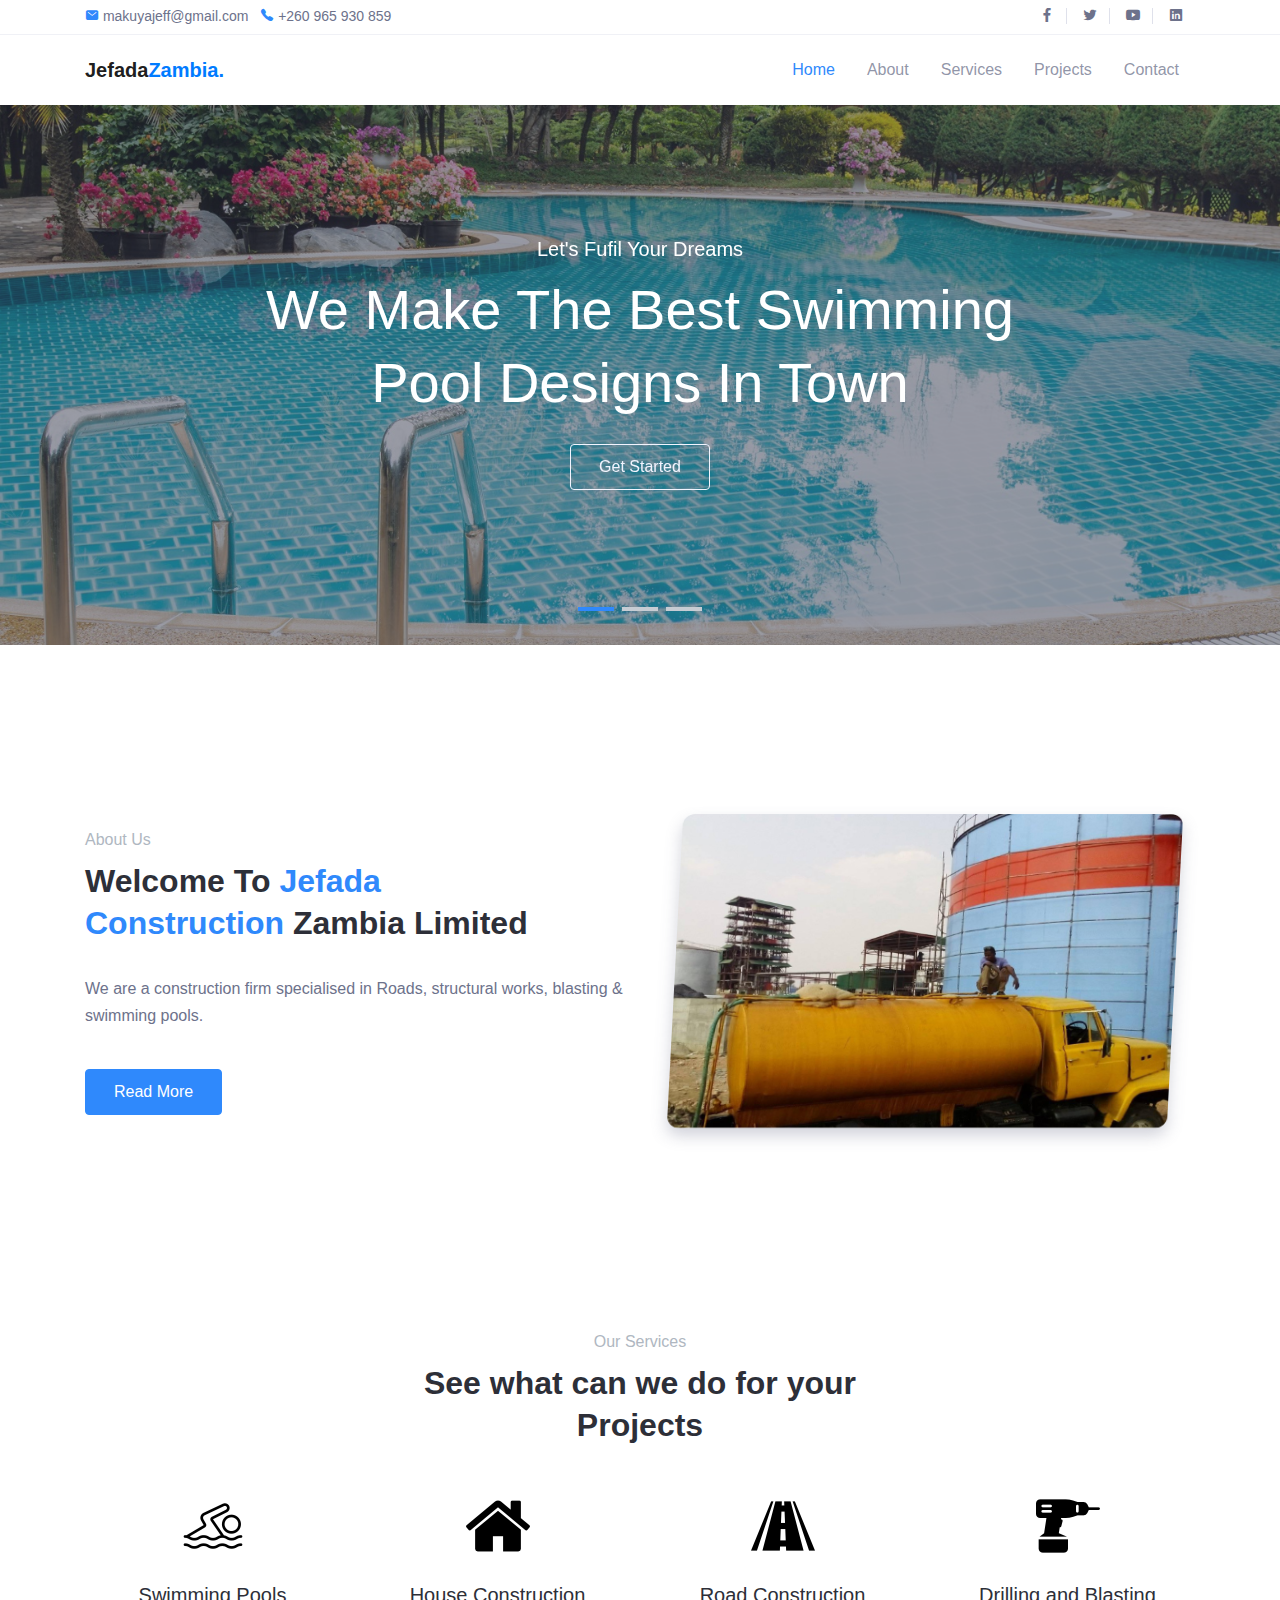
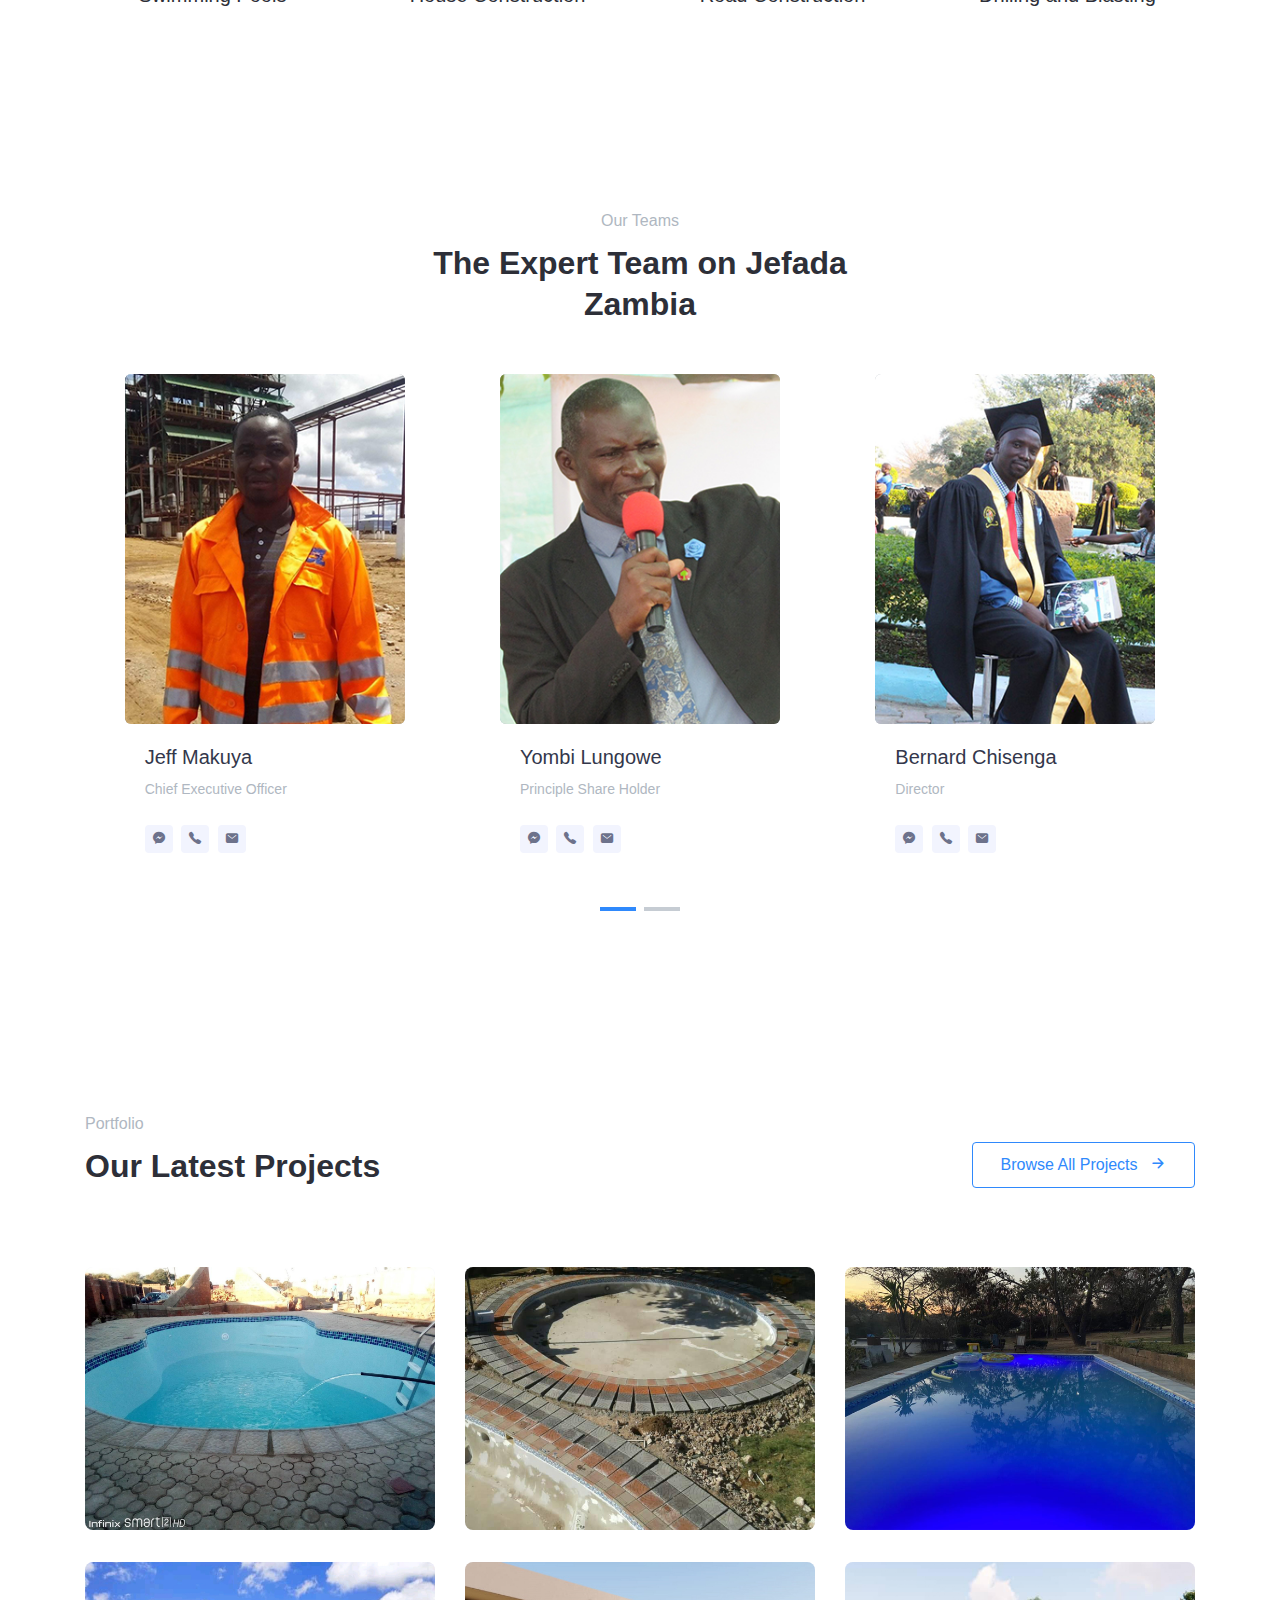
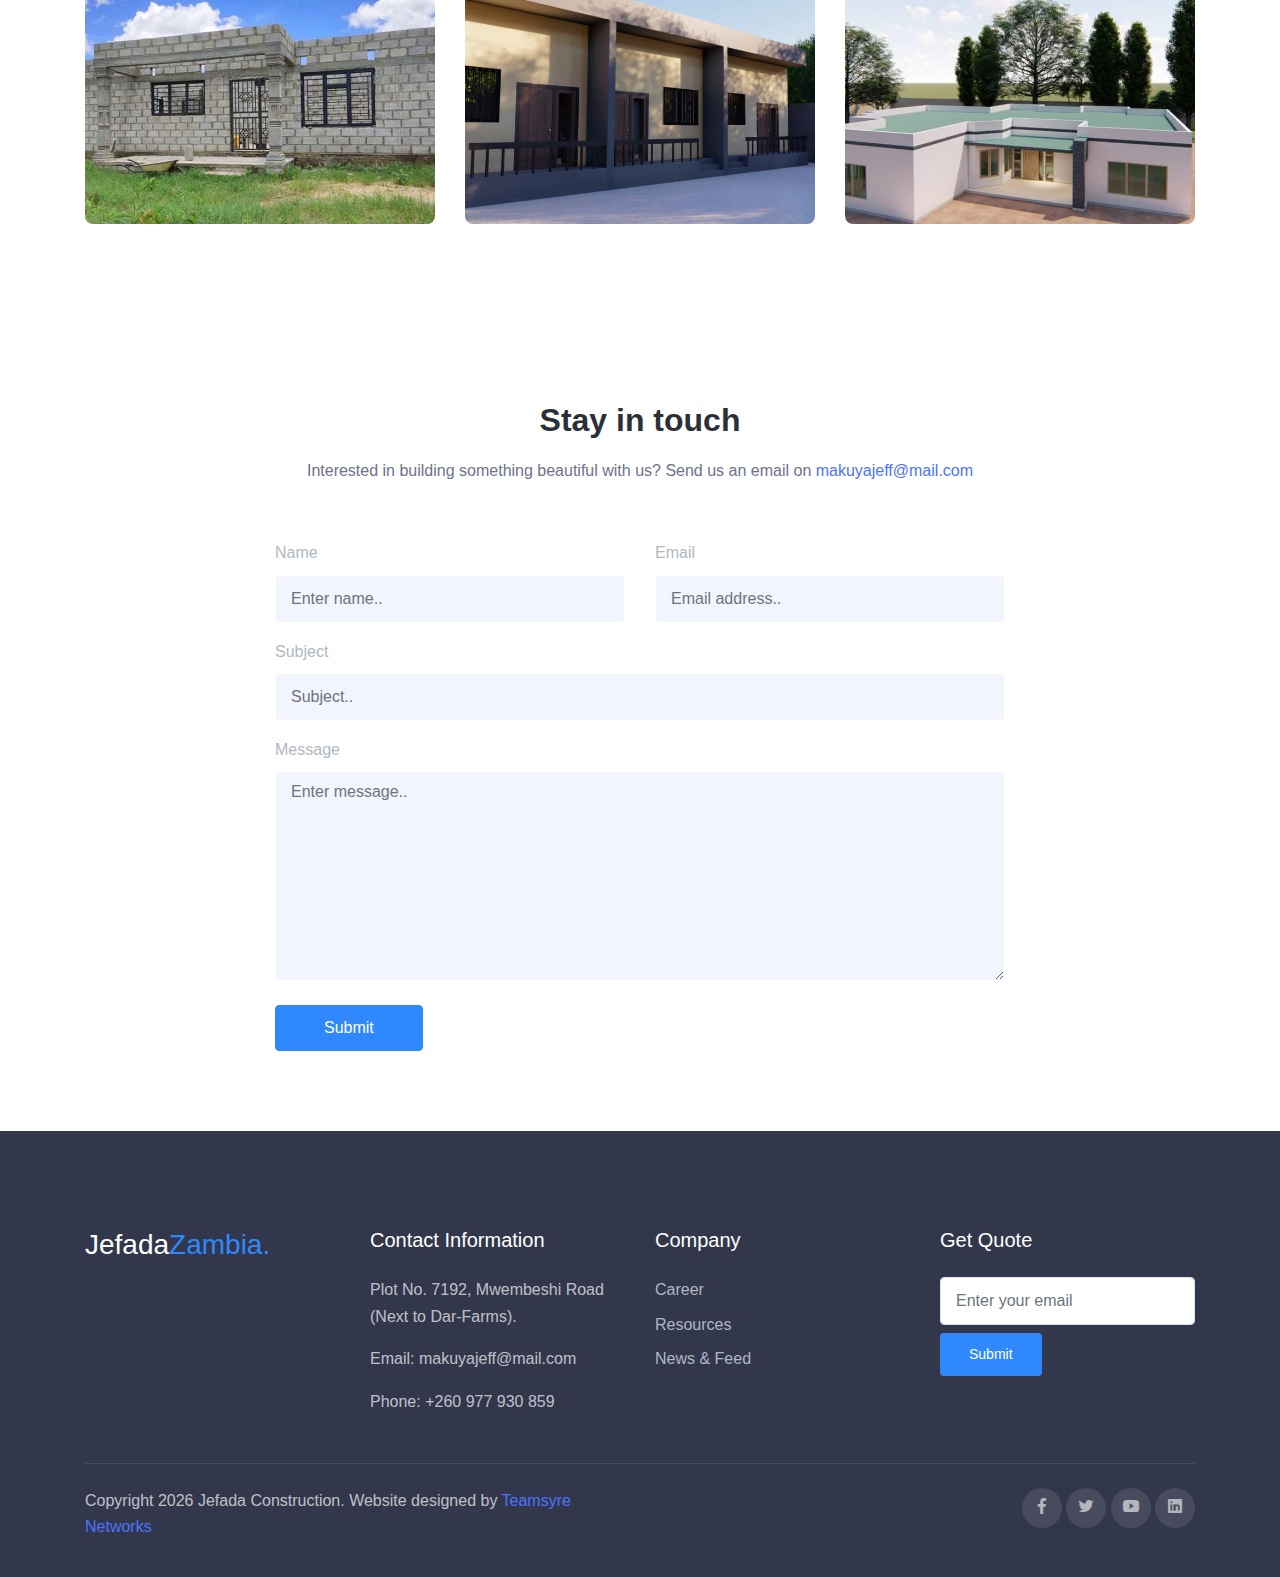
<file: index.html>
<!DOCTYPE html>
<html lang="en">
<head>
  <meta charset="UTF-8">
  <meta name="viewport" content="width=device-width, initial-scale=1.0">

  <meta http-equiv="X-UA-Compatible" content="IE=edge">

    <title>Jefada Zambia</title>

  <link rel="stylesheet" href="assets/css/bootstrap.css">

  <link rel="stylesheet" href="assets/css/maicons.css">

  <link rel="stylesheet" href="assets/vendor/animate/animate.css">

  <link rel="stylesheet" href="assets/vendor/owl-carousel/css/owl.carousel.css">

  <link rel="stylesheet" href="assets/vendor/fancybox/css/jquery.fancybox.css">

  <link rel="stylesheet" href="assets/css/theme.css">

</head>
<body>

  <!-- Back to top button -->
  <div class="back-to-top"></div>

  <header>
    <div class="top-bar">
      <div class="container">
        <div class="row align-items-center">
          <div class="col-md-8">
            <div class="d-inline-block">
              <span class="mai-mail fg-primary"></span> <a href="mailto:makuyajeff@gmail.com">makuyajeff@gmail.com</a>
            </div>
            <div class="d-inline-block ml-2">
              <span class="mai-call fg-primary"></span> <a href="tel:+260 965 930 859">+260 965 930 859</a>
            </div>
          </div>
          <div class="col-md-4 text-right d-none d-md-block">
            <div class="social-mini-button">
              <a href="https://www.facebook.com/Jefada-Construction-Zambia-Limited-436981176507432" target="_blank"><span class="mai-logo-facebook-f"></span></a>
              <a href="https://www.facebook.com/Jefada-Construction-Zambia-Limited-436981176507432" target="_blank"><span class="mai-logo-twitter"></span></a>
              <a href="https://www.facebook.com/Jefada-Construction-Zambia-Limited-436981176507432" target="_blank"><span class="mai-logo-youtube"></span></a>
              <a href="https://www.facebook.com/Jefada-Construction-Zambia-Limited-436981176507432" target="_blank"><span class="mai-logo-linkedin"></span></a>
            </div>
          </div>
        </div>
      </div> <!-- .container -->
    </div> <!-- .top-bar -->

    <nav class="navbar navbar-expand-lg navbar-light">
      <div class="container">
        <a href="index.html" class="navbar-brand">Jefada<span class="text-primary">Zambia.</span></a>

        <button class="navbar-toggler" data-toggle="collapse" data-target="#navbarContent" aria-controls="navbarContent" aria-expanded="false" aria-label="Toggle navigation">
          <span class="navbar-toggler-icon"></span>
        </button>

        <div class="navbar-collapse collapse" id="navbarContent">
          <ul class="navbar-nav ml-auto pt-3 pt-lg-0">
            <li class="nav-item active">
              <a href="index.html" class="nav-link">Home</a>
            </li>
            <li class="nav-item">
              <a href="about.html" class="nav-link">About</a>
            </li>
            <li class="nav-item">
              <a href="services.html" class="nav-link">Services</a>
            </li>
            <li class="nav-item">
              <a href="portfolio.html" class="nav-link">Projects</a>
            </li>
            <li class="nav-item">
              <a href="contact.html" class="nav-link">Contact</a>
            </li>
          </ul>
        </div>
      </div> <!-- .container -->
    </nav> <!-- .navbar -->

    <div class="page-banner home-banner mb-5">
      <div class="slider-wrapper">
        <div class="owl-carousel hero-carousel">
          <div class="hero-carousel-item">
            <img src="assets/img/bg_image_5.jpg" alt="">
            <div class="img-caption">
              <div class="subhead">Let's Fufil Your Dreams</div>
              <h1 class="mb-4">We Make The Best Swimming Pool Designs In Town</h1>
              <a href="#services" class="btn btn-outline-light">Get Started</a>
            </div>
          </div>
          <div class="hero-carousel-item">
            <img src="assets/img/bg_image_4.jpg" alt="">
            <div class="img-caption">
              <h1 class="mb-4">We combine Design, Thinking, and Technical Skills</h1>
              <a href="#services" class="btn btn-outline-light">Get Started</a>
              <a href="#services" class="btn btn-primary">See Pricing</a>
            </div>
          </div>
          <div class="hero-carousel-item">
            <img src="assets/img/bg_image_6.jpg" alt="">
            <div class="img-caption">
              <div class="subhead">Second To None</div>
              <h1 class="mb-4">We help you build your perfect project with professionalism</h1>
              <a href="#services" class="btn btn-primary">Read More</a>
            </div>
          </div>
        </div>
      </div> <!-- .slider-wrapper -->
    </div> <!-- .page-banner -->
  </header>

  <main>
    <div class="page-section">
      <div class="container">
        <div class="row align-items-center">
          <div class="col-lg-6 py-3">
            <div class="subhead">About Us</div>
            <h2 class="title-section">Welcome To <span class="fg-primary">Jefada Construction</span> Zambia Limited</h2>

            <p>We are a construction firm specialised in Roads, structural works, blasting & swimming pools.</p>

            <a href="about.html" class="btn btn-primary mt-4">Read More</a>
          </div>
          <div class="col-lg-6 py-3">
            <div class="about-img">
              <img src="assets/img/about_1.jpg" alt="">
            </div>
          </div>
        </div>
      </div>
    </div> <!-- .page-section -->

    <div class="page-section">
      <div class="container">
        <div class="text-center">
          <div class="subhead">Our Services</div>
          <h2 class="title-section">See what can we do for your Projects</h2>
        </div>

        <div class="row justify-content-center">
          <div class="col-md-6 col-lg-4 col-xl-3 py-3 mb-3">
            <div class="text-center">
              <div class="img-fluid mb-4">
                <img src="assets/img/icons/swimming.png" alt="">
              </div>
              <h5>Swimming Pools</h5>
            </div>
          </div>
          <div class="col-md-6 col-lg-4 col-xl-3 py-3 mb-3">
            <div class="text-center">
              <div class="img-fluid mb-4">
                <img src="assets/img/icons/home.png" alt="">
              </div>
              <h5>House Construction</h5>
            </div>
          </div>

          <div class="col-md-6 col-lg-4 col-xl-3 py-3 mb-3">
            <div class="text-center">
              <div class="img-fluid mb-4">
                <img src="assets/img/icons/road.png" alt="">
              </div>
              <h5>Road Construction</h5>
            </div>
          </div>

          <div class="col-md-6 col-lg-4 col-xl-3 py-3 mb-3">
            <div class="text-center">
              <div class="img-fluid mb-4">
                <img src="assets/img/icons/driller.png" alt="">
              </div>
              <h5>Drilling and Blasting</h5>
            </div>
          </div>

        </div>
      </div> <!-- .container -->
    </div> <!-- .page-section -->

    <div class="page-section">
      <div class="container">
        <div class="text-center">
          <div class="subhead">Our Teams</div>
          <h2 class="title-section">The Expert Team on Jefada Zambia</h2>
        </div>

        <div class="owl-carousel team-carousel mt-5">
          <div class="team-wrap">
            <div class="team-profile">
              <img src="assets/img/teams/team_1.jpg" alt="">
            </div>
            <div class="team-content">
              <h5>Jeff Makuya</h5>
              <div class="text-sm fg-grey">Chief Executive Officer</div>

              <div class="social-button">
                <a href="http://facebook.com/jeff.makuya"><span class="mai-logo-facebook-messenger"></span></a>
                <a href="http://facebook.com/jeff.makuya"><span class="mai-call"></span></a>
                <a href="http://facebook.com/jeff.makuya"><span class="mai-mail"></span></a>
              </div>
            </div>
          </div>

          <div class="team-wrap">
            <div class="team-profile">
              <img src="assets/img/teams/team_2.jpg" alt="">
            </div>
            <div class="team-content">
              <h5>Yombi Lungowe</h5>
              <div class="text-sm fg-grey">Principle Share Holder</div>

              <div class="social-button">
                <a href="http://facebook.com/yombi.mbendu.7"><span class="mai-logo-facebook-messenger"></span></a>
                <a href="http://facebook.com/yombi.mbendu.7"><span class="mai-call"></span></a>
                <a href="http://facebook.com/yombi.mbendu.7"><span class="mai-mail"></span></a>
              </div>
            </div>
          </div>

          <div class="team-wrap">
            <div class="team-profile">
              <img src="assets/img/teams/team_3.jpg" alt="">
            </div>
            <div class="team-content">
              <h5>Bernard Chisenga</h5>
              <div class="text-sm fg-grey">Director</div>

              <div class="social-button">
                <a href="http://facebook.com/chisenga.mwapebernard.9"><span class="mai-logo-facebook-messenger"></span></a>
                <a href="http://facebook.com/chisenga.mwapebernard.9"><span class="mai-call"></span></a>
                <a href="http://facebook.com/chisenga.mwapebernard.9"><span class="mai-mail"></span></a>
              </div>
            </div>
          </div>

          <div class="team-wrap">
            <div class="team-profile">
              <img src="assets/img/teams/team_4.jpg" alt="">
            </div>
            <div class="team-content">
              <h5>Martha Nguni</h5>
              <div class="text-sm fg-grey">Director</div>

              <div class="social-button">
                <a href="http://facebook.com/preciousm.nguni.1069"><span class="mai-logo-facebook-messenger"></span></a>
                <a href="http://facebook.com/preciousm.nguni.1069"><span class="mai-call"></span></a>
                <a href="http://facebook.com/preciousm.nguni.1069"><span class="mai-mail"></span></a>
              </div>
            </div>
          </div>

        </div>
      </div> <!-- .container -->
    </div> <!-- .page-section -->

    <div class="page-section">
      <div class="container">
        <div class="row align-items-center">
          <div class="col-md-6 py-3">
            <div class="subhead">Portfolio</div>
            <h2 class="title-section">Our Latest Projects</h2>
          </div>
          <div class="col-md-6 py-3 text-md-right">
            <a href="portfolio.html" class="btn btn-outline-primary">Browse All Projects <span class="mai-arrow-forward ml-2"></span></a>
          </div>
        </div>

        <div class="row mt-3">
          <div class="col-lg-4 py-3">
            <div class="portfolio">
              <a href="assets/img/portfolio/work-1.jpg" data-fancybox="portfolio">
                <img src="assets/img/portfolio/work-1.jpg" alt="">
              </a>
            </div>
          </div>
          <div class="col-lg-4 py-3">
            <div class="portfolio">
              <a href="assets/img/portfolio/work-2.jpg" data-fancybox="portfolio">
                <img src="assets/img/portfolio/work-2.jpg" alt="">
              </a>
            </div>
          </div>
          <div class="col-lg-4 py-3">
            <div class="portfolio">
              <a href="assets/img/portfolio/work-3.jpg" data-fancybox="portfolio">
                <img src="assets/img/portfolio/work-3.jpg" alt="">
              </a>
            </div>
          </div>
          <div class="col-lg-4 py-3">
            <div class="portfolio">
              <a href="assets/img/portfolio/work-4.jpg" data-fancybox="portfolio">
                <img src="assets/img/portfolio/work-4.jpg" alt="">
              </a>
            </div>
          </div>
          <div class="col-lg-4 py-3">
            <div class="portfolio">
              <a href="assets/img/portfolio/work-5.jpg" data-fancybox="portfolio">
                <img src="assets/img/portfolio/work-5.jpg" alt="">
              </a>
            </div>
          </div>
          <div class="col-lg-4 py-3">
            <div class="portfolio">
              <a href="assets/img/portfolio/work-6.jpg" data-fancybox="portfolio">
                <img src="assets/img/portfolio/work-6.jpg" alt="">
              </a>
            </div>
          </div>
        </div>
      </div> <!-- .container -->
    </div> <!-- .page-section -->


    <div class="page-section">
      <div class="container">
        <div class="text-center">
          <h2 class="title-section mb-3">Stay in touch</h2>
          <p>Interested in building something beautiful with us? Send us an email on <a href="mailto:makuyajeff@mail.com">makuyajeff@mail.com</a></p>
        </div>
        <div class="row justify-content-center mt-5">
          <div class="col-lg-8">
            <form action="mail.php" class="form-contact">
              <div class="row">
                <div class="col-sm-6 py-2">
                  <label for="name" class="fg-grey">Name</label>
                  <input type="text" class="form-control" id="name" placeholder="Enter name..">
                </div>
                <div class="col-sm-6 py-2">
                  <label for="email" class="fg-grey">Email</label>
                  <input type="text" class="form-control" id="email" placeholder="Email address..">
                </div>
                <div class="col-12 py-2">
                  <label for="subject" class="fg-grey">Subject</label>
                  <input type="text" class="form-control" id="subject" placeholder="Subject..">
                </div>
                <div class="col-12 py-2">
                  <label for="message" class="fg-grey">Message</label>
                  <textarea id="message" rows="8" class="form-control" placeholder="Enter message.."></textarea>
                </div>
                <div class="col-12 mt-3">
                  <button type="submit" class="btn btn-primary px-5">Submit</button>
                </div>
              </div>
            </form>
          </div>
        </div>
      </div> <!-- .container -->
    </div>

  </main>

  <footer class="page-footer">
    <div class="container">
      <div class="row">
        <div class="col-lg-3 py-3">
          <h3>Jefada<span class="fg-primary">Zambia.</span></h3>
        </div>
        <div class="col-lg-3 py-3">
          <h5>Contact Information</h5>
          <p>Plot No. 7192, Mwembeshi Road (Next to Dar-Farms).</p>
          <p>Email: makuyajeff@mail.com</p>
          <p>Phone: +260 977 930 859</p>
        </div>
        <div class="col-lg-3 py-3">
          <h5>Company</h5>
          <ul class="footer-menu">
            <li><a href="#">Career</a></li>
            <li><a href="#">Resources</a></li>
            <li><a href="#">News & Feed</a></li>
          </ul>
        </div>
        <div class="col-lg-3 py-3">
          <h5>Get Quote</h5>
          <form action="mail.php">
            <input type="text" class="form-control" placeholder="Enter your email">
            <button type="submit" class="btn btn-primary btn-sm mt-2">Submit</button>
          </form>
        </div>
      </div>

      <hr>

      <div class="row mt-4">
        <div class="col-md-6">
          <p>Copyright <script>document.write( new Date().getFullYear() );</script> Jefada Construction. Website designed by <a href="https://teamsyre.com">Teamsyre Networks</a></p>
        </div>
        <div class="col-md-6 text-right">
          <div class="sosmed-button">
            <a href="https://www.facebook.com/Jefada-Construction-Zambia-Limited-436981176507432"><span class="mai-logo-facebook-f"></span></a>
            <a href="https://www.facebook.com/Jefada-Construction-Zambia-Limited-436981176507432"><span class="mai-logo-twitter"></span></a>
            <a href="https://www.facebook.com/Jefada-Construction-Zambia-Limited-436981176507432"><span class="mai-logo-youtube"></span></a>
            <a href="https://www.facebook.com/Jefada-Construction-Zambia-Limited-436981176507432"><span class="mai-logo-linkedin"></span></a>
          </div>
        </div>
      </div>
    </div>
  </footer>


<script src="assets/js/jquery-3.5.1.min.js"></script>

<script src="assets/js/bootstrap.bundle.min.js"></script>

<script src="assets/vendor/owl-carousel/js/owl.carousel.min.js"></script>

<script src="assets/vendor/wow/wow.min.js"></script>

<script src="assets/vendor/fancybox/js/jquery.fancybox.min.js"></script>

<script src="assets/vendor/isotope/isotope.pkgd.min.js"></script>

<script src="assets/js/google-maps.js"></script>

<script src="assets/js/theme.js"></script>



</body>
</html>
</file>
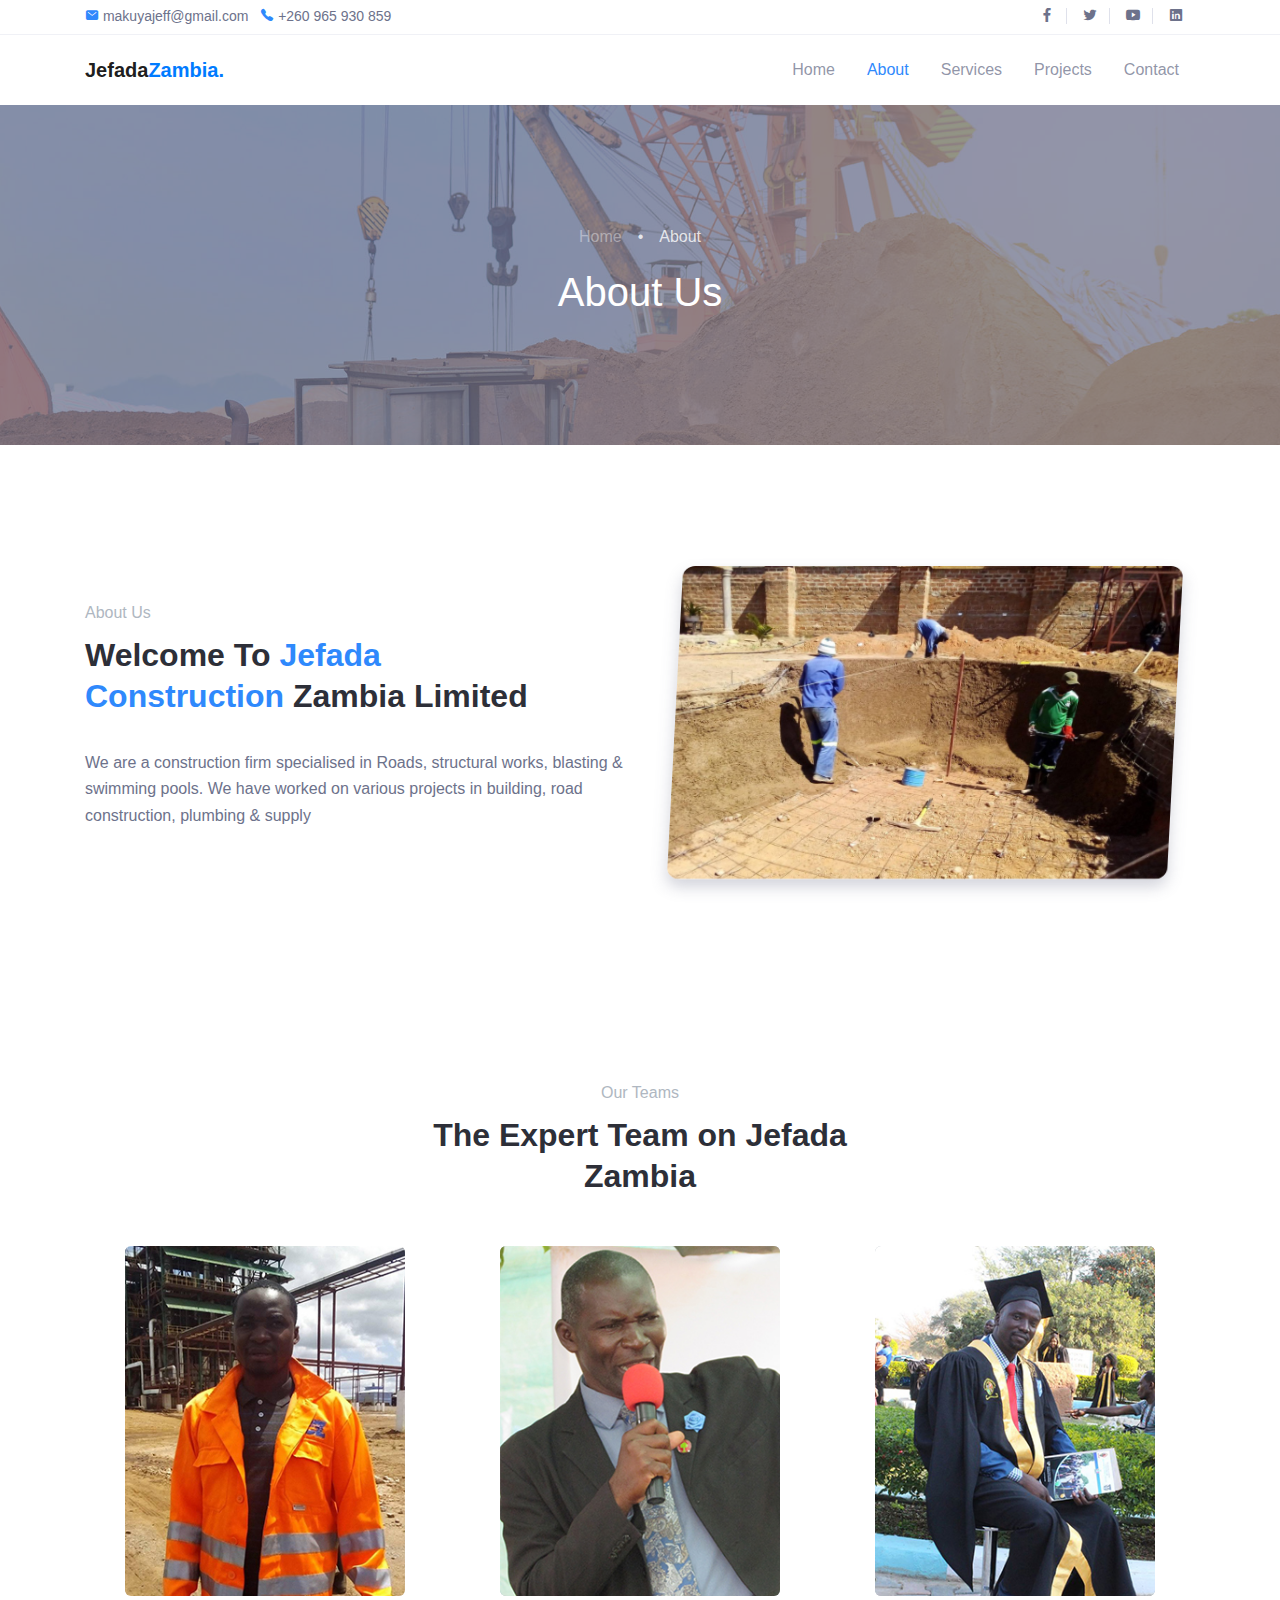
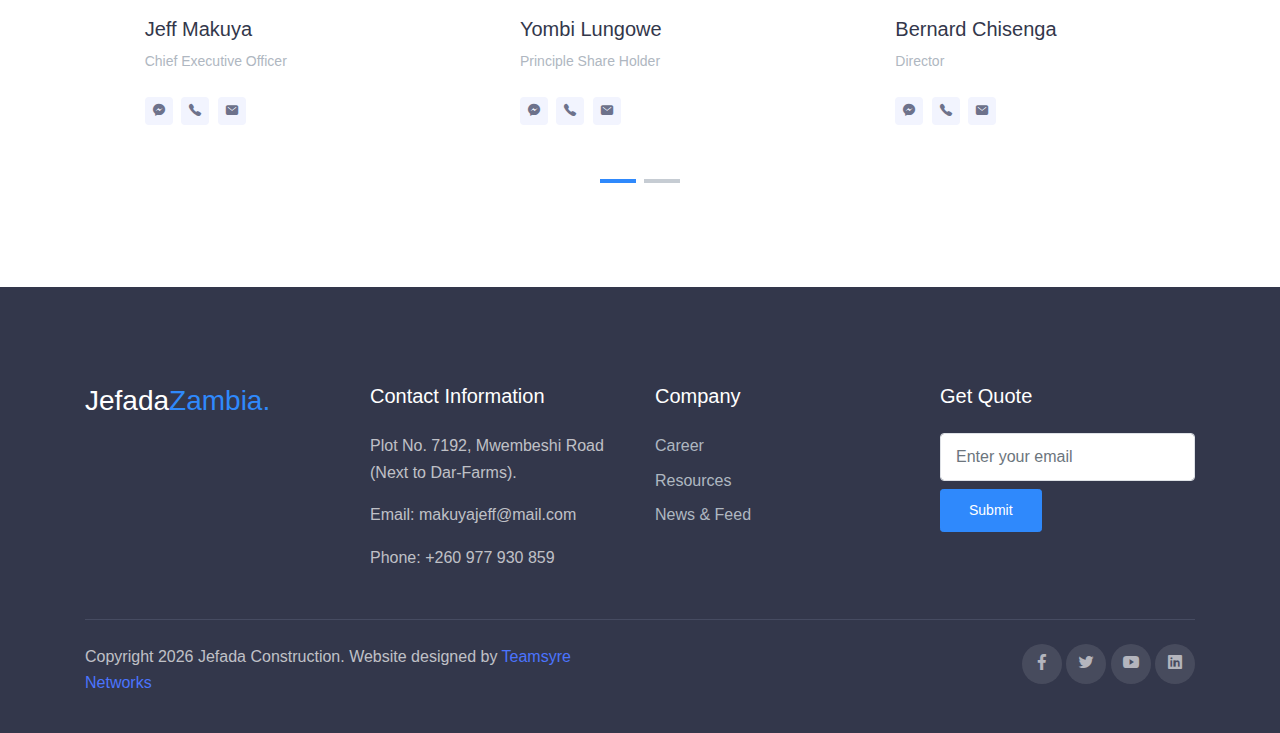
<file: about.html>
<!DOCTYPE html>
<html lang="en">
<head>
  <meta charset="UTF-8">
  <meta name="viewport" content="width=device-width, initial-scale=1.0">

  <meta http-equiv="X-UA-Compatible" content="IE=edge">

  <title>About Jefada Zambia Construction Limited</title>

  <link rel="stylesheet" href="assets/css/bootstrap.css">

  <link rel="stylesheet" href="assets/css/maicons.css">

  <link rel="stylesheet" href="assets/vendor/animate/animate.css">

  <link rel="stylesheet" href="assets/vendor/owl-carousel/css/owl.carousel.css">

  <link rel="stylesheet" href="assets/vendor/fancybox/css/jquery.fancybox.css">

  <link rel="stylesheet" href="assets/css/theme.css">

</head>
<body>

  <!-- Back to top button -->
  <div class="back-to-top"></div>

  <header>
    <div class="top-bar">
      <div class="container">
        <div class="row align-items-center">
          <div class="col-md-8">
            <div class="d-inline-block">
              <span class="mai-mail fg-primary"></span> <a href="mailto:makuyajeff@gmail.com">makuyajeff@gmail.com</a>
            </div>
            <div class="d-inline-block ml-2">
              <span class="mai-call fg-primary"></span> <a href="tel:+260 965 930 859">+260 965 930 859</a>
            </div>
          </div>
          <div class="col-md-4 text-right d-none d-md-block">
            <div class="social-mini-button">
              <a href="https://www.facebook.com/Jefada-Construction-Zambia-Limited-436981176507432"><span class="mai-logo-facebook-f"></span></a>
              <a href="https://www.facebook.com/Jefada-Construction-Zambia-Limited-436981176507432"><span class="mai-logo-twitter"></span></a>
              <a href="https://www.facebook.com/Jefada-Construction-Zambia-Limited-436981176507432"><span class="mai-logo-youtube"></span></a>
              <a href="https://www.facebook.com/Jefada-Construction-Zambia-Limited-436981176507432"><span class="mai-logo-linkedin"></span></a>
            </div>
          </div>
        </div>
      </div> <!-- .container -->
    </div> <!-- .top-bar -->

    <nav class="navbar navbar-expand-lg navbar-light">
      <div class="container">
        <a href="index.html" class="navbar-brand">Jefada<span class="text-primary">Zambia.</span></a>

        <button class="navbar-toggler" data-toggle="collapse" data-target="#navbarContent" aria-controls="navbarContent" aria-expanded="false" aria-label="Toggle navigation">
          <span class="navbar-toggler-icon"></span>
        </button>

        <div class="navbar-collapse collapse" id="navbarContent">
          <ul class="navbar-nav ml-auto pt-3 pt-lg-0">
            <li class="nav-item">
              <a href="index.html" class="nav-link">Home</a>
            </li>
            <li class="nav-item active">
              <a href="about.html" class="nav-link">About</a>
            </li>
            <li class="nav-item">
              <a href="services.html" class="nav-link">Services</a>
            </li>
            <li class="nav-item">
              <a href="portfolio.html" class="nav-link">Projects</a>
            </li>
            <li class="nav-item">
              <a href="contact.html" class="nav-link">Contact</a>
            </li>
          </ul>
        </div>
      </div> <!-- .container -->
    </nav> <!-- .navbar -->

    <div class="page-banner bg-img bg-img-parallax overlay-dark" style="background-image: url(assets/img/bg_image_6.jpg);">
      <div class="container h-100">
        <div class="row justify-content-center align-items-center h-100">
          <div class="col-lg-8">
            <nav aria-label="breadcrumb">
              <ol class="breadcrumb breadcrumb-dark bg-transparent justify-content-center py-0">
                <li class="breadcrumb-item"><a href="index.html">Home</a></li>
                <li class="breadcrumb-item active" aria-current="page">About</li>
              </ol>
            </nav>
            <h1 class="fg-white text-center">About Us</h1>
          </div>
        </div>
      </div>
    </div> <!-- .page-banner -->
  </header>

  <main>
    <div class="page-section">
      <div class="container">
        <div class="row align-items-center">
          <div class="col-lg-6 py-3">
            <div class="subhead">About Us</div>
            <h2 class="title-section">Welcome To <span class="fg-primary">Jefada Construction</span> Zambia Limited</h2>
            <p>We are a construction firm specialised in Roads, structural works, blasting & swimming pools. We have worked on various projects in building, road construction, plumbing & supply</p>
          </div>
          <div class="col-lg-6 py-3">
            <div class="about-img">
              <img src="assets/img/about.jpg" alt="">
            </div>
          </div>
        </div>
      </div> <!-- .container -->
    </div> <!-- .page-section -->

    <div class="page-section">
      <div class="container">
        <div class="text-center">
          <div class="subhead">Our Teams</div>
          <h2 class="title-section">The Expert Team on Jefada Zambia</h2>
        </div>

        <div class="owl-carousel team-carousel mt-5">
          <div class="team-wrap">
            <div class="team-profile">
              <img src="assets/img/teams/team_1.jpg" alt="">
            </div>
            <div class="team-content">
              <h5>Jeff Makuya</h5>
              <div class="text-sm fg-grey">Chief Executive Officer</div>

              <div class="social-button">
                <a href="http://facebook.com/jeff.makuya"><span class="mai-logo-facebook-messenger"></span></a>
                <a href="http://facebook.com/jeff.makuya"><span class="mai-call"></span></a>
                <a href="http://facebook.com/jeff.makuya"><span class="mai-mail"></span></a>
              </div>
            </div>
          </div>

          <div class="team-wrap">
            <div class="team-profile">
              <img src="assets/img/teams/team_2.jpg" alt="">
            </div>
            <div class="team-content">
              <h5>Yombi Lungowe</h5>
              <div class="text-sm fg-grey">Principle Share Holder</div>

              <div class="social-button">
                <a href="http://facebook.com/yombi.mbendu.7"><span class="mai-logo-facebook-messenger"></span></a>
                <a href="http://facebook.com/yombi.mbendu.7"><span class="mai-call"></span></a>
                <a href="http://facebook.com/yombi.mbendu.7"><span class="mai-mail"></span></a>
              </div>
            </div>
          </div>

          <div class="team-wrap">
            <div class="team-profile">
              <img src="assets/img/teams/team_3.jpg" alt="">
            </div>
            <div class="team-content">
              <h5>Bernard Chisenga</h5>
              <div class="text-sm fg-grey">Director</div>

              <div class="social-button">
                <a href="http://facebook.com/chisenga.mwapebernard.9"><span class="mai-logo-facebook-messenger"></span></a>
                <a href="http://facebook.com/chisenga.mwapebernard.9"><span class="mai-call"></span></a>
                <a href="http://facebook.com/chisenga.mwapebernard.9"><span class="mai-mail"></span></a>
              </div>
            </div>
          </div>

          <div class="team-wrap">
            <div class="team-profile">
              <img src="assets/img/teams/team_4.jpg" alt="">
            </div>
            <div class="team-content">
              <h5>Martha Nguni</h5>
              <div class="text-sm fg-grey">Director</div>

              <div class="social-button">
                <a href="http://facebook.com/preciousm.nguni.1069"><span class="mai-logo-facebook-messenger"></span></a>
                <a href="http://facebook.com/preciousm.nguni.1069"><span class="mai-call"></span></a>
                <a href="http://facebook.com/preciousm.nguni.1069"><span class="mai-mail"></span></a>
              </div>
            </div>
          </div>

        </div>
      </div> <!-- .container -->
    </div> <!-- .page-section -->


  </main>

  <footer class="page-footer">
    <div class="container">
      <div class="row">
        <div class="col-lg-3 py-3">
          <h3>Jefada<span class="fg-primary">Zambia.</span></h3>
        </div>
        <div class="col-lg-3 py-3">
          <h5>Contact Information</h5>
          <p>Plot No. 7192, Mwembeshi Road (Next to Dar-Farms).</p>
          <p>Email: makuyajeff@mail.com</p>
          <p>Phone: +260 977 930 859</p>
        </div>
        <div class="col-lg-3 py-3">
          <h5>Company</h5>
          <ul class="footer-menu">
            <li><a href="#">Career</a></li>
            <li><a href="#">Resources</a></li>
            <li><a href="#">News & Feed</a></li>
          </ul>
        </div>
        <div class="col-lg-3 py-3">
          <h5>Get Quote</h5>
          <form action="mail.php">
            <input type="text" class="form-control" placeholder="Enter your email">
            <button type="submit" class="btn btn-primary btn-sm mt-2">Submit</button>
          </form>
        </div>
      </div>

      <hr>

      <div class="row mt-4">
        <div class="col-md-6">
          <p>Copyright <script>document.write( new Date().getFullYear() );</script> Jefada Construction. Website designed by <a href="https://teamsyre.com">Teamsyre Networks</a></p>
        </div>
        <div class="col-md-6 text-right">
          <div class="sosmed-button">
            <a href="https://www.facebook.com/Jefada-Construction-Zambia-Limited-436981176507432"><span class="mai-logo-facebook-f"></span></a>
            <a href="https://www.facebook.com/Jefada-Construction-Zambia-Limited-436981176507432"><span class="mai-logo-twitter"></span></a>
            <a href="https://www.facebook.com/Jefada-Construction-Zambia-Limited-436981176507432"><span class="mai-logo-youtube"></span></a>
            <a href="https://www.facebook.com/Jefada-Construction-Zambia-Limited-436981176507432"><span class="mai-logo-linkedin"></span></a>
          </div>
        </div>
      </div>
    </div>
  </footer>


<script src="assets/js/jquery-3.5.1.min.js"></script>

<script src="assets/js/bootstrap.bundle.min.js"></script>

<script src="assets/vendor/owl-carousel/js/owl.carousel.min.js"></script>

<script src="assets/vendor/wow/wow.min.js"></script>

<script src="assets/vendor/fancybox/js/jquery.fancybox.min.js"></script>

<script src="assets/vendor/isotope/isotope.pkgd.min.js"></script>

<script src="assets/js/google-maps.js"></script>

<script src="assets/js/theme.js"></script>

</body>
</html>
</file>
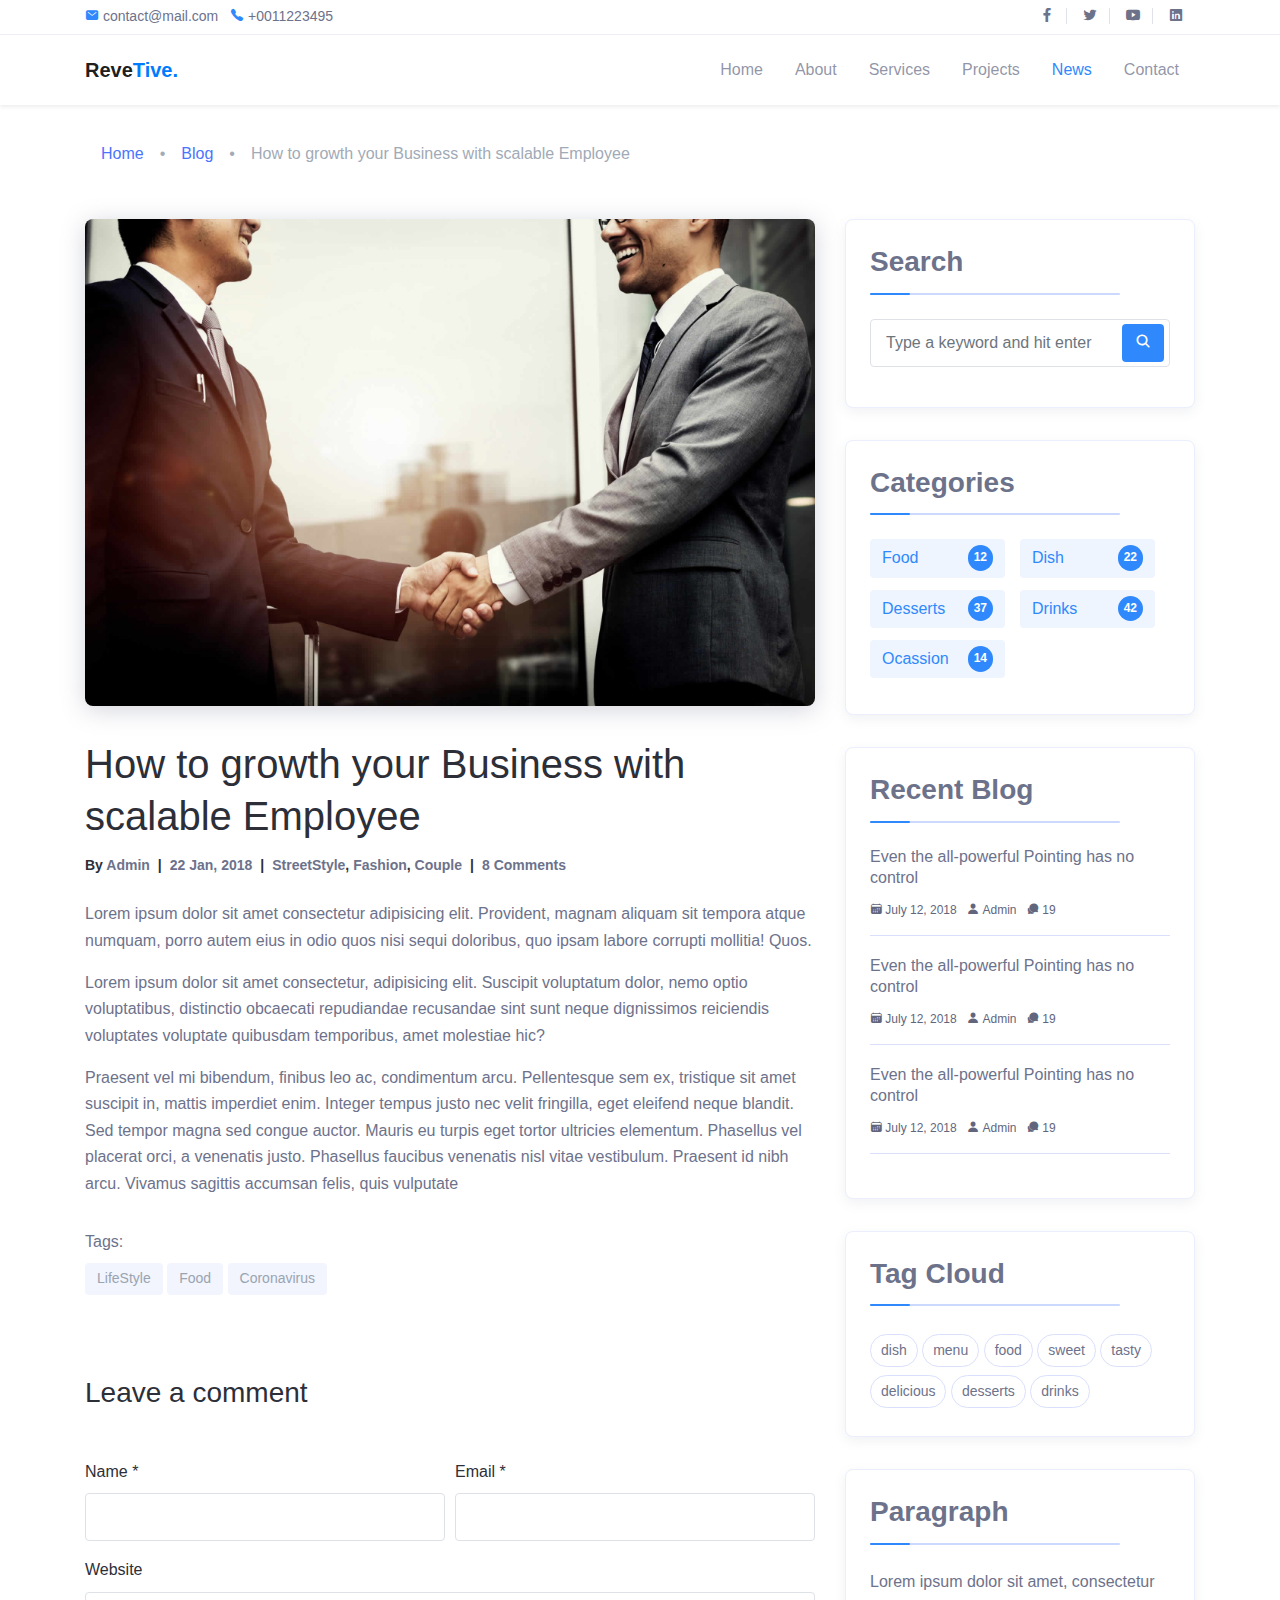
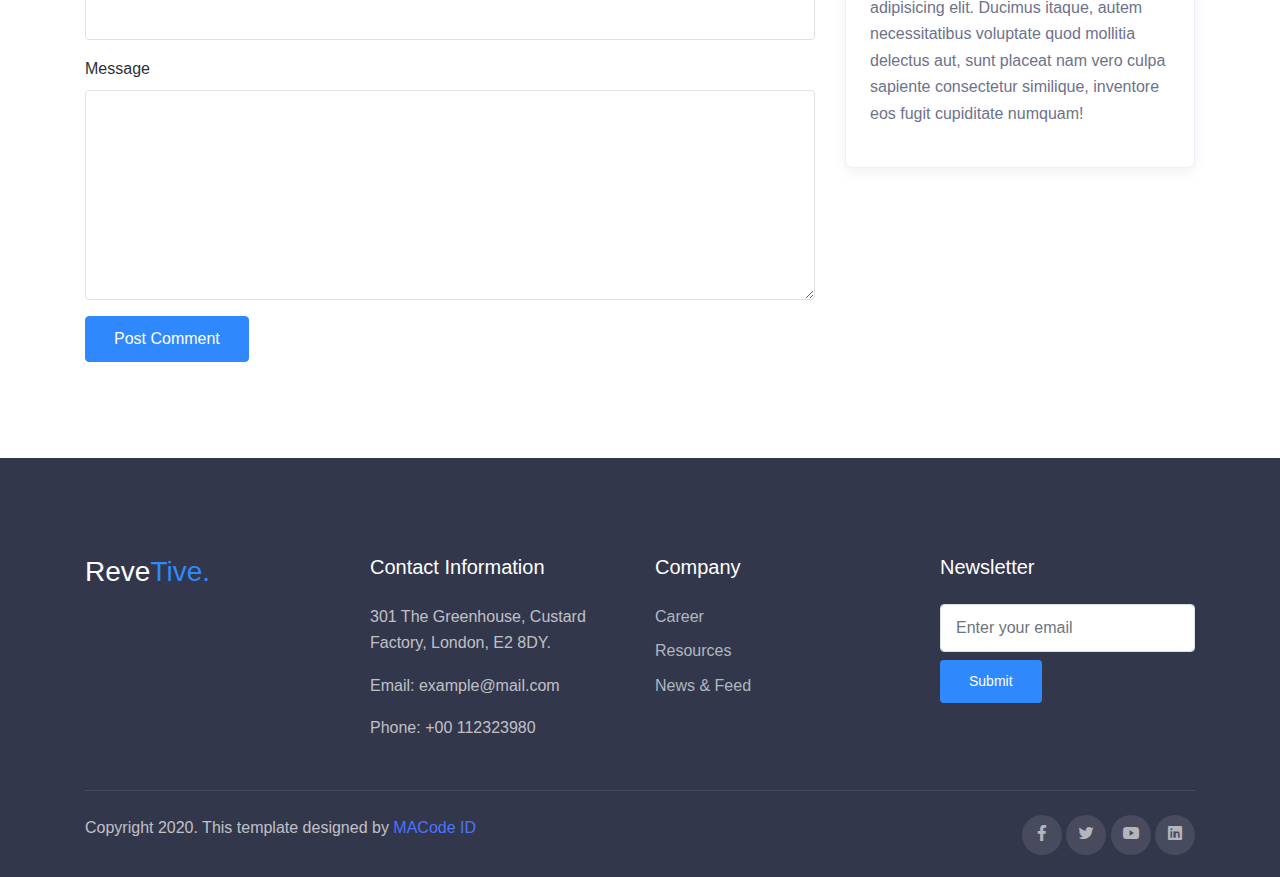
<file: blog-single.html>
<!DOCTYPE html>
<html lang="en">
<head>
  <meta charset="UTF-8">
  <meta name="viewport" content="width=device-width, initial-scale=1.0">

  <meta http-equiv="X-UA-Compatible" content="IE=edge">

  <meta name="copyright" content="MACode ID, https://macodeid.com/">

  <title>Revetive - Free Business Corporate Template By MACode ID</title>

  <link rel="stylesheet" href="../assets/css/bootstrap.css">
  
  <link rel="stylesheet" href="../assets/css/maicons.css">

  <link rel="stylesheet" href="../assets/vendor/animate/animate.css">

  <link rel="stylesheet" href="../assets/vendor/owl-carousel/css/owl.carousel.css">

  <link rel="stylesheet" href="../assets/vendor/fancybox/css/jquery.fancybox.css">

  <link rel="stylesheet" href="../assets/css/theme.css">

</head>
<body>

  <!-- Back to top button -->
  <div class="back-to-top"></div>

  <header>
    <div class="top-bar">
      <div class="container">
        <div class="row align-items-center">
          <div class="col-md-8">
            <div class="d-inline-block">
              <span class="mai-mail fg-primary"></span> <a href="mailto:contact@mail.com">contact@mail.com</a>
            </div>
            <div class="d-inline-block ml-2">
              <span class="mai-call fg-primary"></span> <a href="tel:+0011223495">+0011223495</a>
            </div>
          </div>
          <div class="col-md-4 text-right d-none d-md-block">
            <div class="social-mini-button">
              <a href="#"><span class="mai-logo-facebook-f"></span></a>
              <a href="#"><span class="mai-logo-twitter"></span></a>
              <a href="#"><span class="mai-logo-youtube"></span></a>
              <a href="#"><span class="mai-logo-linkedin"></span></a>
            </div>
          </div>
        </div>
      </div> <!-- .container -->
    </div> <!-- .top-bar -->

    <nav class="navbar navbar-expand-lg navbar-light shadow-sm">
      <div class="container">
        <a href="index.html" class="navbar-brand">Reve<span class="text-primary">Tive.</span></a>

        <button class="navbar-toggler" data-toggle="collapse" data-target="#navbarContent" aria-controls="navbarContent" aria-expanded="false" aria-label="Toggle navigation">
          <span class="navbar-toggler-icon"></span>
        </button>

        <div class="navbar-collapse collapse" id="navbarContent">
          <ul class="navbar-nav ml-auto pt-3 pt-lg-0">
            <li class="nav-item">
              <a href="index.html" class="nav-link">Home</a>
            </li>
            <li class="nav-item">
              <a href="about.html" class="nav-link">About</a>
            </li>
            <li class="nav-item">
              <a href="services.html" class="nav-link">Services</a>
            </li>
            <li class="nav-item">
              <a href="portfolio.html" class="nav-link">Projects</a>
            </li>
            <li class="nav-item active">
              <a href="blog.html" class="nav-link">News</a>
            </li>
            <li class="nav-item">
              <a href="contact.html" class="nav-link">Contact</a>
            </li>
          </ul>
        </div>
      </div> <!-- .container -->
    </nav> <!-- .navbar -->
  </header>

  <main>
    <div class="page-section pt-4">
      <div class="container">
        <nav aria-label="Breadcrumb">
          <ol class="breadcrumb bg-transparent mb-4">
            <li class="breadcrumb-item"><a href="index.html">Home</a></li>
            <li class="breadcrumb-item"><a href="blog.html">Blog</a></li>
            <li class="breadcrumb-item active" aria-current="page">How to growth your Business with scalable Employee</li>
          </ol>
        </nav>
        <div class="row">
          <div class="col-lg-8">
            <div class="blog-single-wrap">
              <div class="post-thumbnail">
                <img src="../assets/img/bg_image_1.jpg" alt="">
              </div>
              <h1 class="post-title">How to growth your Business with scalable Employee</h1>
              <div class="post-meta">
                <div class="post-author">
                  <span class="text-grey">By</span> <a href="#">Admin</a>  
                </div>
                <span class="gap">|</span>
                <div class="post-date">
                  <a href="#">22 Jan, 2018</a>
                </div>
                <span class="gap">|</span>
                <div>
                  <a href="#">StreetStyle</a>, <a href="#">Fashion</a>, <a href="#">Couple</a>  
                </div>
                <span class="gap">|</span>
                <div class="post-comment-count">
                  <a href="#">8 Comments</a>
                </div>
              </div>
              <div class="post-content">
                <p>Lorem ipsum dolor sit amet consectetur adipisicing elit. Provident, magnam aliquam sit tempora atque numquam, porro autem eius in odio quos nisi sequi doloribus, quo ipsam labore corrupti mollitia! Quos.</p>
                <p>Lorem ipsum dolor sit amet consectetur, adipisicing elit. Suscipit voluptatum dolor, nemo optio voluptatibus, distinctio obcaecati repudiandae recusandae sint sunt neque dignissimos reiciendis voluptates voluptate quibusdam temporibus, amet molestiae hic?</p>
                <p>Praesent vel mi bibendum, finibus leo ac, condimentum arcu. Pellentesque sem ex, tristique sit amet suscipit in, mattis imperdiet enim. Integer tempus justo nec velit fringilla, eget eleifend neque blandit. Sed tempor magna sed congue auctor. Mauris eu turpis eget tortor ultricies elementum. Phasellus vel placerat orci, a venenatis justo. Phasellus faucibus venenatis nisl vitae vestibulum. Praesent id nibh arcu. Vivamus sagittis accumsan felis, quis vulputate</p>
                <div class="post-tags">
                  <p class="mb-2">Tags:</p>
                  <a href="#" class="tag-link">LifeStyle</a>
                  <a href="#" class="tag-link">Food</a>
                  <a href="#" class="tag-link">Coronavirus</a>
                </div>
              </div>
            </div> <!-- .blog-single-wrap -->

            <div class="comment-form-wrap pt-5">
              <h3 class="mb-5">Leave a comment</h3>
              <form action="#" class="">
                <div class="form-row form-group">
                  <div class="col-md-6">
                    <label for="name">Name *</label>
                    <input type="text" class="form-control" id="name">
                  </div>
                  <div class="col-md-6">
                    <label for="email">Email *</label>
                    <input type="email" class="form-control" id="email">
                  </div>
                </div>
                <div class="form-group">
                  <label for="website">Website</label>
                  <input type="url" class="form-control" id="website">
                </div>
    
                <div class="form-group">
                  <label for="message">Message</label>
                  <textarea name="msg" id="message" cols="30" rows="8" class="form-control"></textarea>
                </div>
                <div class="form-group">
                  <input type="submit" value="Post Comment" class="btn btn-primary">
                </div>
    
              </form>
            </div> <!-- .comment-form-wrap -->
          </div>
          
          <div class="col-lg-4">
            <div class="widget">
              <div class="widget-box">
                <h3 class="widget-title">Search</h3>
                <div class="divider"></div>
                <form action="#" class="search-form">
                  <div class="form-group">
                    <input type="text" class="form-control" placeholder="Type a keyword and hit enter">
                    <button type="submit" class="btn"><span class="icon mai-search"></span></button>
                  </div>
                </form>
              </div>
              <div class="widget-box">
                <h3 class="widget-title">Categories</h3>
                <div class="divider"></div>
                <ul class="categories">
                  <li><a href="#">Food <span>12</span></a></li>
                  <li><a href="#">Dish <span>22</span></a></li>
                  <li><a href="#">Desserts <span>37</span></a></li>
                  <li><a href="#">Drinks <span>42</span></a></li>
                  <li><a href="#">Ocassion <span>14</span></a></li>
                </ul>
              </div>
  
              <div class="widget-box">
                <h3 class="widget-title">Recent Blog</h3>
                <div class="divider"></div>
                <div class="blog-item">
                  <div class="content">
                    <h6 class="post-title"><a href="#">Even the all-powerful Pointing has no control</a></h6>
                    <div class="meta">
                      <a href="#"><span class="mai-calendar"></span> July 12, 2018</a>
                      <a href="#"><span class="mai-person"></span> Admin</a>
                      <a href="#"><span class="mai-chatbubbles"></span> 19</a>
                    </div>
                  </div>
                </div>
                <div class="blog-item">
                  <div class="content">
                    <h6 class="post-title"><a href="#">Even the all-powerful Pointing has no control</a></h6>
                    <div class="meta">
                      <a href="#"><span class="mai-calendar"></span> July 12, 2018</a>
                      <a href="#"><span class="mai-person"></span> Admin</a>
                      <a href="#"><span class="mai-chatbubbles"></span> 19</a>
                    </div>
                  </div>
                </div>
                <div class="blog-item">
                  <div class="content">
                    <h6 class="post-title"><a href="#">Even the all-powerful Pointing has no control</a></h6>
                    <div class="meta">
                      <a href="#"><span class="mai-calendar"></span> July 12, 2018</a>
                      <a href="#"><span class="mai-person"></span> Admin</a>
                      <a href="#"><span class="mai-chatbubbles"></span> 19</a>
                    </div>
                  </div>
                </div>
              </div>
  
              <div class="widget-box">
                <h3 class="widget-title">Tag Cloud</h3>
                <div class="divider"></div>
                <div class="tagcloud">
                  <a href="#" class="tag-cloud-link">dish</a>
                  <a href="#" class="tag-cloud-link">menu</a>
                  <a href="#" class="tag-cloud-link">food</a>
                  <a href="#" class="tag-cloud-link">sweet</a>
                  <a href="#" class="tag-cloud-link">tasty</a>
                  <a href="#" class="tag-cloud-link">delicious</a>
                  <a href="#" class="tag-cloud-link">desserts</a>
                  <a href="#" class="tag-cloud-link">drinks</a>
                </div>
              </div>
  
              <div class="widget-box">
                <h3 class="widget-title">Paragraph</h3>
                <div class="divider"></div>
                <p>Lorem ipsum dolor sit amet, consectetur adipisicing elit. Ducimus itaque, autem necessitatibus voluptate quod mollitia delectus aut, sunt placeat nam vero culpa sapiente consectetur similique, inventore eos fugit cupiditate numquam!</p>
              </div>
            </div>
          </div>
          
        </div>
      </div> <!-- .container -->
    </div> <!-- .page-section -->
  </main>


  <footer class="page-footer">
    <div class="container">
      <div class="row">
        <div class="col-lg-3 py-3">
          <h3>Reve<span class="fg-primary">Tive.</span></h3>
        </div>
        <div class="col-lg-3 py-3">
          <h5>Contact Information</h5>
          <p>301 The Greenhouse, Custard Factory, London, E2 8DY.</p>
          <p>Email: example@mail.com</p>
          <p>Phone: +00 112323980</p>
        </div>
        <div class="col-lg-3 py-3">
          <h5>Company</h5>
          <ul class="footer-menu">
            <li><a href="#">Career</a></li>
            <li><a href="#">Resources</a></li>
            <li><a href="#">News & Feed</a></li>
          </ul>
        </div>
        <div class="col-lg-3 py-3">
          <h5>Newsletter</h5>
          <form action="#">
            <input type="text" class="form-control" placeholder="Enter your email">
            <button type="submit" class="btn btn-primary btn-sm mt-2">Submit</button>
          </form>
        </div>
      </div>

      <hr>

      <div class="row mt-4">
        <div class="col-md-6">
          <p>Copyright 2020. This template designed by <a href="https://macodeid.com">MACode ID</a></p>
        </div>
        <div class="col-md-6 text-right">
          <div class="sosmed-button">
            <a href="#"><span class="mai-logo-facebook-f"></span></a>
            <a href="#"><span class="mai-logo-twitter"></span></a>
            <a href="#"><span class="mai-logo-youtube"></span></a>
            <a href="#"><span class="mai-logo-linkedin"></span></a>
          </div>
        </div>
      </div>
    </div>
  </footer>

  
<script src="../assets/js/jquery-3.5.1.min.js"></script>

<script src="../assets/js/bootstrap.bundle.min.js"></script>

<script src="../assets/vendor/owl-carousel/js/owl.carousel.min.js"></script>

<script src="../assets/vendor/wow/wow.min.js"></script>

<script src="../assets/vendor/fancybox/js/jquery.fancybox.min.js"></script>

<script src="../assets/vendor/isotope/isotope.pkgd.min.js"></script>

<script src="../assets/js/google-maps.js"></script>

<script src="../assets/js/theme.js"></script>

</body>
</html>
</file>
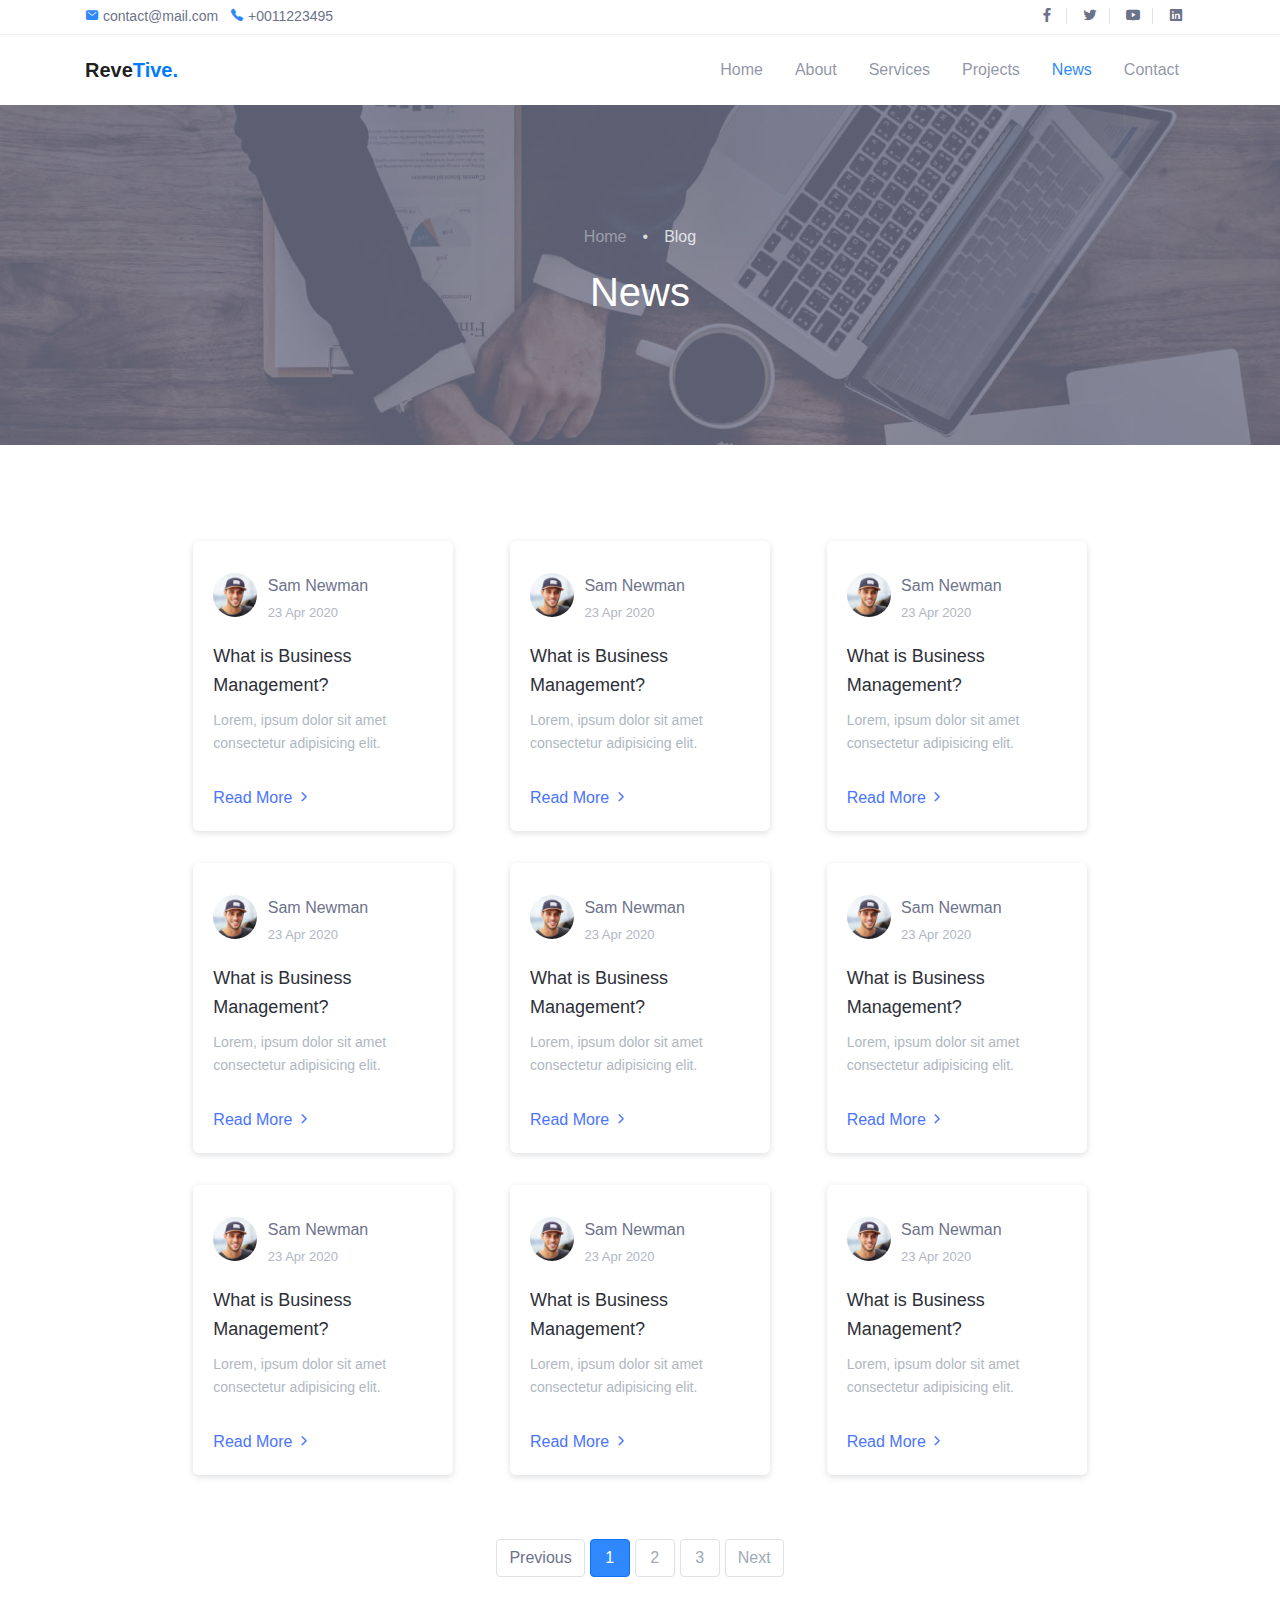
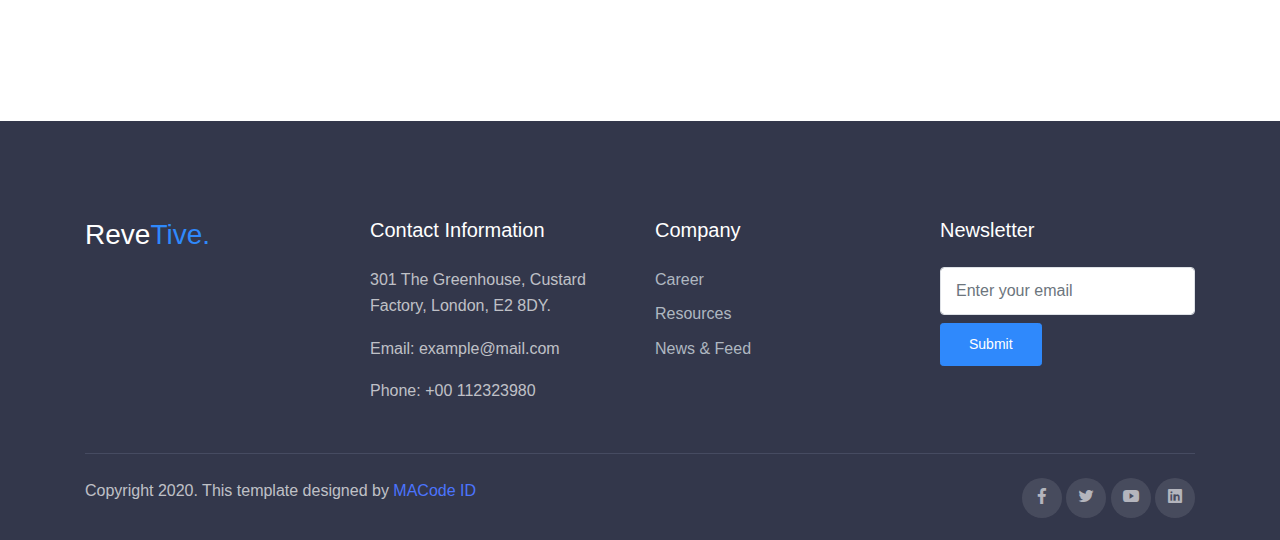
<file: blog.html>
<!DOCTYPE html>
<html lang="en">
<head>
  <meta charset="UTF-8">
  <meta name="viewport" content="width=device-width, initial-scale=1.0">

  <meta http-equiv="X-UA-Compatible" content="IE=edge">

  <meta name="copyright" content="MACode ID, https://macodeid.com/">

  <title>Revetive - Free Business Corporate Template By MACode ID</title>

  <link rel="stylesheet" href="../assets/css/bootstrap.css">
  
  <link rel="stylesheet" href="../assets/css/maicons.css">

  <link rel="stylesheet" href="../assets/vendor/animate/animate.css">

  <link rel="stylesheet" href="../assets/vendor/owl-carousel/css/owl.carousel.css">

  <link rel="stylesheet" href="../assets/vendor/fancybox/css/jquery.fancybox.css">

  <link rel="stylesheet" href="../assets/css/theme.css">

</head>
<body>

  <!-- Back to top button -->
  <div class="back-to-top"></div>

  <header>
    <div class="top-bar">
      <div class="container">
        <div class="row align-items-center">
          <div class="col-md-8">
            <div class="d-inline-block">
              <span class="mai-mail fg-primary"></span> <a href="mailto:contact@mail.com">contact@mail.com</a>
            </div>
            <div class="d-inline-block ml-2">
              <span class="mai-call fg-primary"></span> <a href="tel:+0011223495">+0011223495</a>
            </div>
          </div>
          <div class="col-md-4 text-right d-none d-md-block">
            <div class="social-mini-button">
              <a href="#"><span class="mai-logo-facebook-f"></span></a>
              <a href="#"><span class="mai-logo-twitter"></span></a>
              <a href="#"><span class="mai-logo-youtube"></span></a>
              <a href="#"><span class="mai-logo-linkedin"></span></a>
            </div>
          </div>
        </div>
      </div> <!-- .container -->
    </div> <!-- .top-bar -->

    <nav class="navbar navbar-expand-lg navbar-light">
      <div class="container">
        <a href="index.html" class="navbar-brand">Reve<span class="text-primary">Tive.</span></a>

        <button class="navbar-toggler" data-toggle="collapse" data-target="#navbarContent" aria-controls="navbarContent" aria-expanded="false" aria-label="Toggle navigation">
          <span class="navbar-toggler-icon"></span>
        </button>

        <div class="navbar-collapse collapse" id="navbarContent">
          <ul class="navbar-nav ml-auto pt-3 pt-lg-0">
            <li class="nav-item">
              <a href="index.html" class="nav-link">Home</a>
            </li>
            <li class="nav-item">
              <a href="about.html" class="nav-link">About</a>
            </li>
            <li class="nav-item">
              <a href="services.html" class="nav-link">Services</a>
            </li>
            <li class="nav-item">
              <a href="portfolio.html" class="nav-link">Projects</a>
            </li>
            <li class="nav-item active">
              <a href="blog.html" class="nav-link">News</a>
            </li>
            <li class="nav-item">
              <a href="contact.html" class="nav-link">Contact</a>
            </li>
          </ul>
        </div>
      </div> <!-- .container -->
    </nav> <!-- .navbar -->

    <div class="page-banner bg-img bg-img-parallax overlay-dark" style="background-image: url(../assets/img/bg_image_3.jpg);">
      <div class="container h-100">
        <div class="row justify-content-center align-items-center h-100">
          <div class="col-lg-8">
            <nav aria-label="breadcrumb">
              <ol class="breadcrumb breadcrumb-dark bg-transparent justify-content-center py-0">
                <li class="breadcrumb-item"><a href="index.html">Home</a></li>
                <li class="breadcrumb-item active" aria-current="page">Blog</li>
              </ol>
            </nav>
            <h1 class="fg-white text-center">News</h1>
          </div>
        </div>
      </div>
    </div> <!-- .page-banner -->
  </header>

  <main>
    <div class="page-section">
      <div class="container">
        <div class="row justify-content-center">
          <div class="col-lg-10">
            <div class="row">
              <div class="col-md-6 col-lg-4 py-3">
                <div class="card-blog">
                  <div class="header">
                    <div class="avatar">
                      <img src="../assets/img/person/person_1.jpg" alt="">
                    </div>
                    <div class="entry-footer">
                      <div class="post-author">Sam Newman</div>
                      <a href="#" class="post-date">23 Apr 2020</a>
                    </div>
                  </div>
                  <div class="body">
                    <div class="post-title"><a href="blog-single.html">What is Business Management?</a></div>
                    <div class="post-excerpt">Lorem, ipsum dolor sit amet consectetur adipisicing elit.</div>
                  </div>
                  <div class="footer">
                    <a href="blog-single.html">Read More <span class="mai-chevron-forward text-sm"></span></a>
                  </div>
                </div>
              </div>

              <div class="col-md-6 col-lg-4 py-3">
                <div class="card-blog">
                  <div class="header">
                    <div class="avatar">
                      <img src="../assets/img/person/person_1.jpg" alt="">
                    </div>
                    <div class="entry-footer">
                      <div class="post-author">Sam Newman</div>
                      <a href="#" class="post-date">23 Apr 2020</a>
                    </div>
                  </div>
                  <div class="body">
                    <div class="post-title"><a href="blog-single.html">What is Business Management?</a></div>
                    <div class="post-excerpt">Lorem, ipsum dolor sit amet consectetur adipisicing elit.</div>
                  </div>
                  <div class="footer">
                    <a href="blog-single.html">Read More <span class="mai-chevron-forward text-sm"></span></a>
                  </div>
                </div>
              </div>

              <div class="col-md-6 col-lg-4 py-3">
                <div class="card-blog">
                  <div class="header">
                    <div class="avatar">
                      <img src="../assets/img/person/person_1.jpg" alt="">
                    </div>
                    <div class="entry-footer">
                      <div class="post-author">Sam Newman</div>
                      <a href="#" class="post-date">23 Apr 2020</a>
                    </div>
                  </div>
                  <div class="body">
                    <div class="post-title"><a href="blog-single.html">What is Business Management?</a></div>
                    <div class="post-excerpt">Lorem, ipsum dolor sit amet consectetur adipisicing elit.</div>
                  </div>
                  <div class="footer">
                    <a href="blog-single.html">Read More <span class="mai-chevron-forward text-sm"></span></a>
                  </div>
                </div>
              </div>

              <div class="col-md-6 col-lg-4 py-3">
                <div class="card-blog">
                  <div class="header">
                    <div class="avatar">
                      <img src="../assets/img/person/person_1.jpg" alt="">
                    </div>
                    <div class="entry-footer">
                      <div class="post-author">Sam Newman</div>
                      <a href="#" class="post-date">23 Apr 2020</a>
                    </div>
                  </div>
                  <div class="body">
                    <div class="post-title"><a href="blog-single.html">What is Business Management?</a></div>
                    <div class="post-excerpt">Lorem, ipsum dolor sit amet consectetur adipisicing elit.</div>
                  </div>
                  <div class="footer">
                    <a href="blog-single.html">Read More <span class="mai-chevron-forward text-sm"></span></a>
                  </div>
                </div>
              </div>

              <div class="col-md-6 col-lg-4 py-3">
                <div class="card-blog">
                  <div class="header">
                    <div class="avatar">
                      <img src="../assets/img/person/person_1.jpg" alt="">
                    </div>
                    <div class="entry-footer">
                      <div class="post-author">Sam Newman</div>
                      <a href="#" class="post-date">23 Apr 2020</a>
                    </div>
                  </div>
                  <div class="body">
                    <div class="post-title"><a href="blog-single.html">What is Business Management?</a></div>
                    <div class="post-excerpt">Lorem, ipsum dolor sit amet consectetur adipisicing elit.</div>
                  </div>
                  <div class="footer">
                    <a href="blog-single.html">Read More <span class="mai-chevron-forward text-sm"></span></a>
                  </div>
                </div>
              </div>

              <div class="col-md-6 col-lg-4 py-3">
                <div class="card-blog">
                  <div class="header">
                    <div class="avatar">
                      <img src="../assets/img/person/person_1.jpg" alt="">
                    </div>
                    <div class="entry-footer">
                      <div class="post-author">Sam Newman</div>
                      <a href="#" class="post-date">23 Apr 2020</a>
                    </div>
                  </div>
                  <div class="body">
                    <div class="post-title"><a href="blog-single.html">What is Business Management?</a></div>
                    <div class="post-excerpt">Lorem, ipsum dolor sit amet consectetur adipisicing elit.</div>
                  </div>
                  <div class="footer">
                    <a href="blog-single.html">Read More <span class="mai-chevron-forward text-sm"></span></a>
                  </div>
                </div>
              </div>

              <div class="col-md-6 col-lg-4 py-3">
                <div class="card-blog">
                  <div class="header">
                    <div class="avatar">
                      <img src="../assets/img/person/person_1.jpg" alt="">
                    </div>
                    <div class="entry-footer">
                      <div class="post-author">Sam Newman</div>
                      <a href="#" class="post-date">23 Apr 2020</a>
                    </div>
                  </div>
                  <div class="body">
                    <div class="post-title"><a href="blog-single.html">What is Business Management?</a></div>
                    <div class="post-excerpt">Lorem, ipsum dolor sit amet consectetur adipisicing elit.</div>
                  </div>
                  <div class="footer">
                    <a href="blog-single.html">Read More <span class="mai-chevron-forward text-sm"></span></a>
                  </div>
                </div>
              </div>

              <div class="col-md-6 col-lg-4 py-3">
                <div class="card-blog">
                  <div class="header">
                    <div class="avatar">
                      <img src="../assets/img/person/person_1.jpg" alt="">
                    </div>
                    <div class="entry-footer">
                      <div class="post-author">Sam Newman</div>
                      <a href="#" class="post-date">23 Apr 2020</a>
                    </div>
                  </div>
                  <div class="body">
                    <div class="post-title"><a href="blog-single.html">What is Business Management?</a></div>
                    <div class="post-excerpt">Lorem, ipsum dolor sit amet consectetur adipisicing elit.</div>
                  </div>
                  <div class="footer">
                    <a href="blog-single.html">Read More <span class="mai-chevron-forward text-sm"></span></a>
                  </div>
                </div>
              </div>

              <div class="col-md-6 col-lg-4 py-3">
                <div class="card-blog">
                  <div class="header">
                    <div class="avatar">
                      <img src="../assets/img/person/person_1.jpg" alt="">
                    </div>
                    <div class="entry-footer">
                      <div class="post-author">Sam Newman</div>
                      <a href="#" class="post-date">23 Apr 2020</a>
                    </div>
                  </div>
                  <div class="body">
                    <div class="post-title"><a href="blog-single.html">What is Business Management?</a></div>
                    <div class="post-excerpt">Lorem, ipsum dolor sit amet consectetur adipisicing elit.</div>
                  </div>
                  <div class="footer">
                    <a href="blog-single.html">Read More <span class="mai-chevron-forward text-sm"></span></a>
                  </div>
                </div>
              </div>

              <div class="col-12 my-5">
                <nav aria-label="Page Navigation">
                  <ul class="pagination justify-content-center">
                    <li class="page-item disabled">
                      <a class="page-link" href="#" tabindex="-1" aria-disabled="true">Previous</a>
                    </li>
                    <li class="page-item active" aria-current="page">
                      <a class="page-link" href="#">1 <span class="sr-only">(current)</span></a>
                    </li>
                    <li class="page-item">
                      <a class="page-link" href="#">2</a>
                    </li>
                    <li class="page-item"><a class="page-link" href="#">3</a></li>
                    <li class="page-item">
                      <a class="page-link" href="#">Next</a>
                    </li>
                  </ul>
                </nav>
              </div>
              
            </div>
          </div>
          
        </div>
      </div> <!-- .container -->
    </div> <!-- .page-section -->
  </main>


  <footer class="page-footer">
    <div class="container">
      <div class="row">
        <div class="col-lg-3 py-3">
          <h3>Reve<span class="fg-primary">Tive.</span></h3>
        </div>
        <div class="col-lg-3 py-3">
          <h5>Contact Information</h5>
          <p>301 The Greenhouse, Custard Factory, London, E2 8DY.</p>
          <p>Email: example@mail.com</p>
          <p>Phone: +00 112323980</p>
        </div>
        <div class="col-lg-3 py-3">
          <h5>Company</h5>
          <ul class="footer-menu">
            <li><a href="#">Career</a></li>
            <li><a href="#">Resources</a></li>
            <li><a href="#">News & Feed</a></li>
          </ul>
        </div>
        <div class="col-lg-3 py-3">
          <h5>Newsletter</h5>
          <form action="#">
            <input type="text" class="form-control" placeholder="Enter your email">
            <button type="submit" class="btn btn-primary btn-sm mt-2">Submit</button>
          </form>
        </div>
      </div>

      <hr>

      <div class="row mt-4">
        <div class="col-md-6">
          <p>Copyright 2020. This template designed by <a href="https://macodeid.com">MACode ID</a></p>
        </div>
        <div class="col-md-6 text-right">
          <div class="sosmed-button">
            <a href="#"><span class="mai-logo-facebook-f"></span></a>
            <a href="#"><span class="mai-logo-twitter"></span></a>
            <a href="#"><span class="mai-logo-youtube"></span></a>
            <a href="#"><span class="mai-logo-linkedin"></span></a>
          </div>
        </div>
      </div>
    </div>
  </footer>

  
<script src="../assets/js/jquery-3.5.1.min.js"></script>

<script src="../assets/js/bootstrap.bundle.min.js"></script>

<script src="../assets/vendor/owl-carousel/js/owl.carousel.min.js"></script>

<script src="../assets/vendor/wow/wow.min.js"></script>

<script src="../assets/vendor/fancybox/js/jquery.fancybox.min.js"></script>

<script src="../assets/vendor/isotope/isotope.pkgd.min.js"></script>

<script src="../assets/js/google-maps.js"></script>

<script src="../assets/js/theme.js"></script>

</body>
</html>
</file>
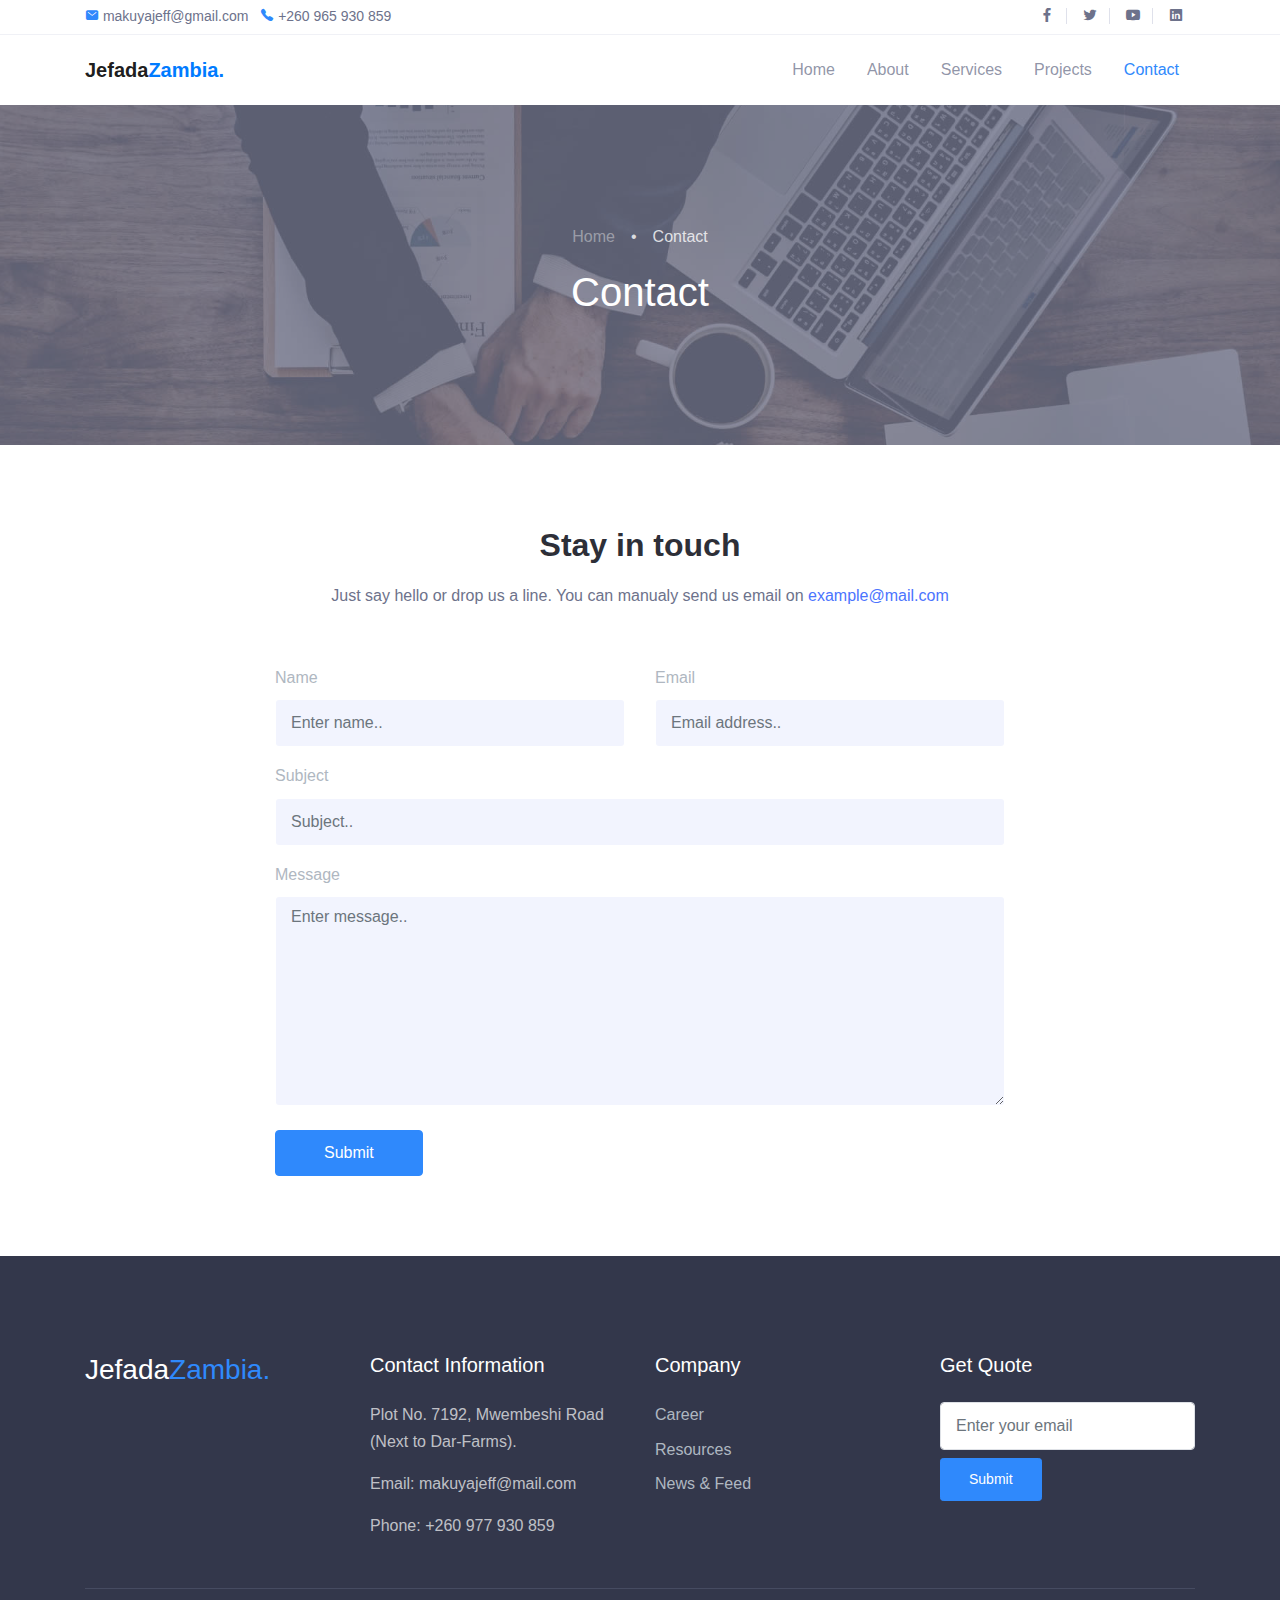
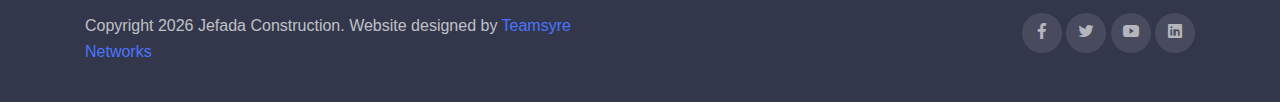
<file: contact.html>
<!DOCTYPE html>
<html lang="en">
<head>
  <meta charset="UTF-8">
  <meta name="viewport" content="width=device-width, initial-scale=1.0">

  <meta http-equiv="X-UA-Compatible" content="IE=edge">

    <title>Contact Us - Jefada Zambia</title>

    <link rel="stylesheet" href="assets/css/bootstrap.css">

    <link rel="stylesheet" href="assets/css/maicons.css">

    <link rel="stylesheet" href="assets/vendor/animate/animate.css">

    <link rel="stylesheet" href="assets/vendor/owl-carousel/css/owl.carousel.css">

    <link rel="stylesheet" href="assets/vendor/fancybox/css/jquery.fancybox.css">

    <link rel="stylesheet" href="assets/css/theme.css">


</head>
<body>

  <!-- Back to top button -->
  <div class="back-to-top"></div>

  <header>
    <div class="top-bar">
      <div class="container">
        <div class="row align-items-center">
          <div class="col-md-8">
            <div class="d-inline-block">
              <span class="mai-mail fg-primary"></span> <a href="mailto:makuyajeff@gmail.com">makuyajeff@gmail.com</a>
            </div>
            <div class="d-inline-block ml-2">
              <span class="mai-call fg-primary"></span> <a href="tel:+260 965 930 859">+260 965 930 859</a>
            </div>
          </div>
          <div class="col-md-4 text-right d-none d-md-block">
            <div class="social-mini-button">
              <a href="https://www.facebook.com/Jefada-Construction-Zambia-Limited-436981176507432" target="_blank"><span class="mai-logo-facebook-f"></span></a>
              <a href="https://www.facebook.com/Jefada-Construction-Zambia-Limited-436981176507432" target="_blank"><span class="mai-logo-twitter"></span></a>
              <a href="https://www.facebook.com/Jefada-Construction-Zambia-Limited-436981176507432" target="_blank"><span class="mai-logo-youtube"></span></a>
              <a href="https://www.facebook.com/Jefada-Construction-Zambia-Limited-436981176507432" target="_blank"><span class="mai-logo-linkedin"></span></a>
            </div>
          </div>
        </div>
      </div> <!-- .container -->
    </div> <!-- .top-bar -->

    <nav class="navbar navbar-expand-lg navbar-light">
      <div class="container">
        <a href="index.html" class="navbar-brand">Jefada<span class="text-primary">Zambia.</span></a>

        <button class="navbar-toggler" data-toggle="collapse" data-target="#navbarContent" aria-controls="navbarContent" aria-expanded="false" aria-label="Toggle navigation">
          <span class="navbar-toggler-icon"></span>
        </button>

        <div class="navbar-collapse collapse" id="navbarContent">
          <ul class="navbar-nav ml-auto pt-3 pt-lg-0">
            <li class="nav-item">
              <a href="index.html" class="nav-link">Home</a>
            </li>
            <li class="nav-item">
              <a href="about.html" class="nav-link">About</a>
            </li>
            <li class="nav-item">
              <a href="services.html" class="nav-link">Services</a>
            </li>
            <li class="nav-item">
              <a href="portfolio.html" class="nav-link">Projects</a>
            </li>
            <li class="nav-item active">
              <a href="contact.html" class="nav-link">Contact</a>
            </li>
          </ul>
        </div>
      </div> <!-- .container -->
    </nav> <!-- .navbar -->

    <div class="page-banner bg-img bg-img-parallax overlay-dark" style="background-image: url(assets/img/bg_image_3.jpg);">
      <div class="container h-100">
        <div class="row justify-content-center align-items-center h-100">
          <div class="col-lg-8">
            <nav aria-label="breadcrumb">
              <ol class="breadcrumb breadcrumb-dark bg-transparent justify-content-center py-0">
                <li class="breadcrumb-item"><a href="index.html">Home</a></li>
                <li class="breadcrumb-item active" aria-current="page">Contact</li>
              </ol>
            </nav>
            <h1 class="fg-white text-center">Contact</h1>
          </div>
        </div>
      </div>
    </div> <!-- .page-banner -->
  </header>

  <main>
    <div class="page-section">
      <div class="container">
        <div class="text-center">
          <h2 class="title-section mb-3">Stay in touch</h2>
          <p>Just say hello or drop us a line. You can manualy send us email on <a href="mailto:example@mail.com">example@mail.com</a></p>
        </div>
        <div class="row justify-content-center mt-5">
          <div class="col-lg-8">
            <form action="mail.php" class="form-contact">
              <div class="row">
                <div class="col-sm-6 py-2">
                  <label for="name" class="fg-grey">Name</label>
                  <input type="text" class="form-control" id="name" placeholder="Enter name..">
                </div>
                <div class="col-sm-6 py-2">
                  <label for="email" class="fg-grey">Email</label>
                  <input type="text" class="form-control" id="email" placeholder="Email address..">
                </div>
                <div class="col-12 py-2">
                  <label for="subject" class="fg-grey">Subject</label>
                  <input type="text" class="form-control" id="subject" placeholder="Subject..">
                </div>
                <div class="col-12 py-2">
                  <label for="message" class="fg-grey">Message</label>
                  <textarea id="message" rows="8" class="form-control" placeholder="Enter message.."></textarea>
                </div>
                <div class="col-12 mt-3">
                  <button type="submit" class="btn btn-primary px-5">Submit</button>
                </div>
              </div>
            </form>
          </div>
        </div>
      </div> <!-- .container -->
    </div> <!-- .page-section -->



  </main>


  <footer class="page-footer">
    <div class="container">
      <div class="row">
        <div class="col-lg-3 py-3">
          <h3>Jefada<span class="fg-primary">Zambia.</span></h3>
        </div>
        <div class="col-lg-3 py-3">
          <h5>Contact Information</h5>
          <p>Plot No. 7192, Mwembeshi Road (Next to Dar-Farms).</p>
          <p>Email: makuyajeff@mail.com</p>
          <p>Phone: +260 977 930 859</p>
        </div>
        <div class="col-lg-3 py-3">
          <h5>Company</h5>
          <ul class="footer-menu">
            <li><a href="#">Career</a></li>
            <li><a href="#">Resources</a></li>
            <li><a href="#">News & Feed</a></li>
          </ul>
        </div>
        <div class="col-lg-3 py-3">
          <h5>Get Quote</h5>
          <form action="mail.php">
            <input type="text" class="form-control" placeholder="Enter your email">
            <button type="submit" class="btn btn-primary btn-sm mt-2">Submit</button>
          </form>
        </div>
      </div>

      <hr>

      <div class="row mt-4">
        <div class="col-md-6">
          <p>Copyright <script>document.write( new Date().getFullYear() );</script> Jefada Construction. Website designed by <a href="https://teamsyre.com">Teamsyre Networks</a></p>
        </div>
        <div class="col-md-6 text-right">
          <div class="sosmed-button">
            <a href="https://www.facebook.com/Jefada-Construction-Zambia-Limited-436981176507432"><span class="mai-logo-facebook-f"></span></a>
            <a href="https://www.facebook.com/Jefada-Construction-Zambia-Limited-436981176507432"><span class="mai-logo-twitter"></span></a>
            <a href="https://www.facebook.com/Jefada-Construction-Zambia-Limited-436981176507432"><span class="mai-logo-youtube"></span></a>
            <a href="https://www.facebook.com/Jefada-Construction-Zambia-Limited-436981176507432"><span class="mai-logo-linkedin"></span></a>
          </div>
        </div>
      </div>
    </div>
  </footer>


<script src="assets/js/jquery-3.5.1.min.js"></script>

<script src="assets/js/bootstrap.bundle.min.js"></script>

<script src="assets/vendor/owl-carousel/js/owl.carousel.min.js"></script>

<script src="assets/vendor/wow/wow.min.js"></script>

<script src="assets/vendor/fancybox/js/jquery.fancybox.min.js"></script>

<script src="assets/vendor/isotope/isotope.pkgd.min.js"></script>

<script src="assets/js/google-maps.js"></script>

<script src="assets/js/theme.js"></script>



</body>
</html>
</file>
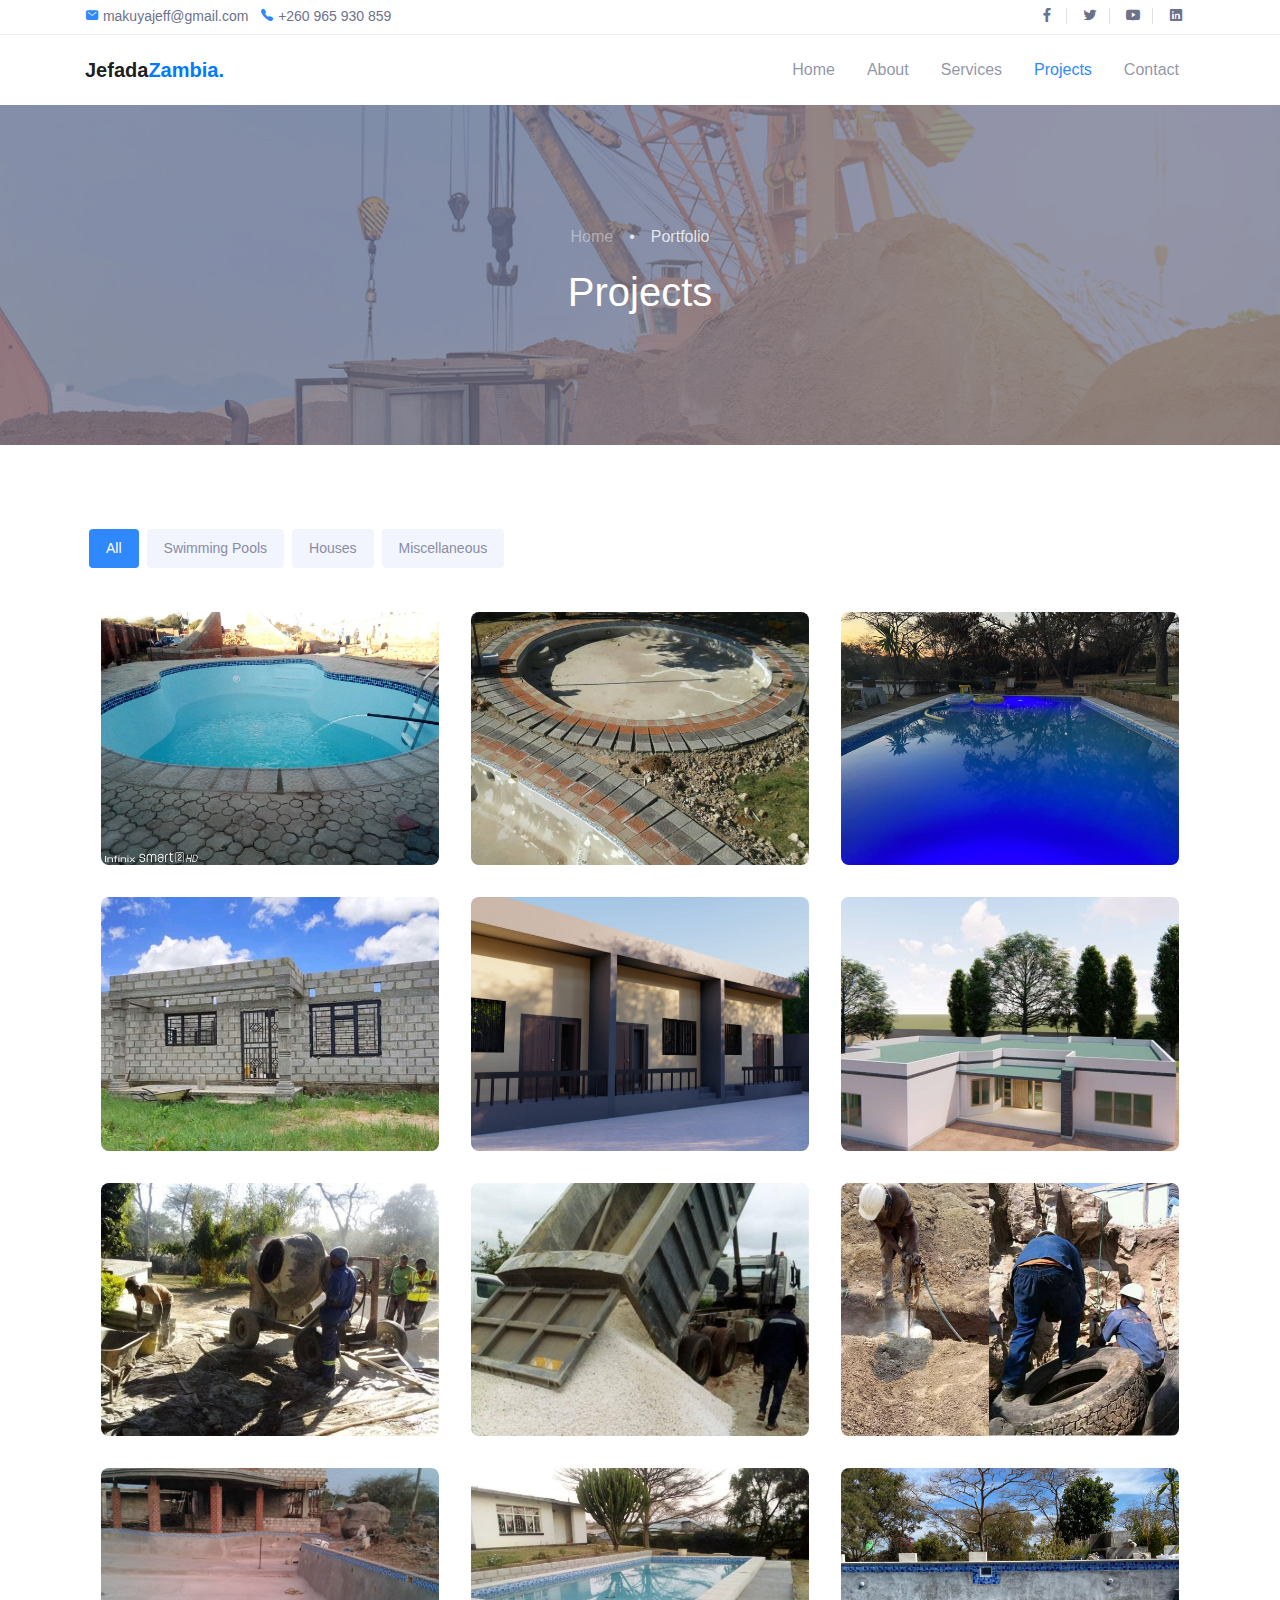
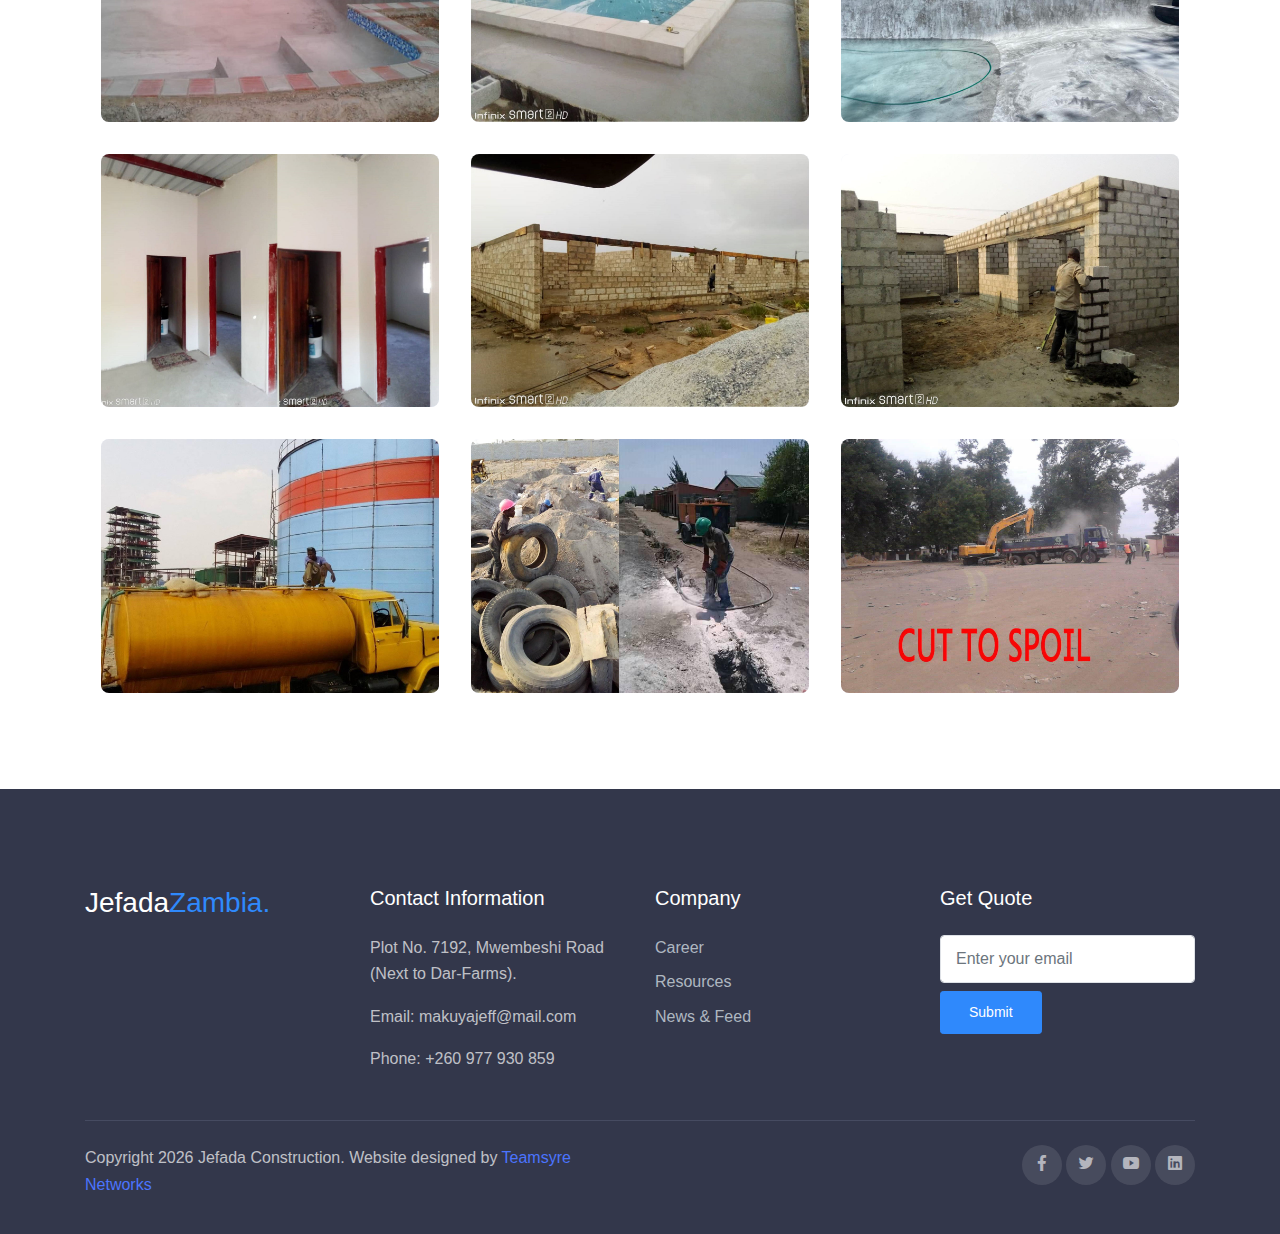
<file: portfolio.html>
<!DOCTYPE html>
<html lang="en">
<head>
  <meta charset="UTF-8">
  <meta name="viewport" content="width=device-width, initial-scale=1.0">

  <meta http-equiv="X-UA-Compatible" content="IE=edge">

    <title>Our Portifolio - See Projects Done By Jefada</title>

    <link rel="stylesheet" href="assets/css/bootstrap.css">

    <link rel="stylesheet" href="assets/css/maicons.css">

    <link rel="stylesheet" href="assets/vendor/animate/animate.css">

    <link rel="stylesheet" href="assets/vendor/owl-carousel/css/owl.carousel.css">

    <link rel="stylesheet" href="assets/vendor/fancybox/css/jquery.fancybox.css">

    <link rel="stylesheet" href="assets/css/theme.css">

</head>
<body>

  <!-- Back to top button -->
  <div class="back-to-top"></div>

  <header>
    <div class="top-bar">
      <div class="container">
        <div class="row align-items-center">
          <div class="col-md-8">
            <div class="d-inline-block">
              <span class="mai-mail fg-primary"></span> <a href="mailto:makuyajeff@gmail.com">makuyajeff@gmail.com</a>
            </div>
            <div class="d-inline-block ml-2">
              <span class="mai-call fg-primary"></span> <a href="tel:+260 965 930 859">+260 965 930 859</a>
            </div>
          </div>
          <div class="col-md-4 text-right d-none d-md-block">
            <div class="social-mini-button">
              <a href="https://www.facebook.com/Jefada-Construction-Zambia-Limited-436981176507432" target="_blank"><span class="mai-logo-facebook-f"></span></a>
              <a href="https://www.facebook.com/Jefada-Construction-Zambia-Limited-436981176507432" target="_blank"><span class="mai-logo-twitter"></span></a>
              <a href="https://www.facebook.com/Jefada-Construction-Zambia-Limited-436981176507432" target="_blank"><span class="mai-logo-youtube"></span></a>
              <a href="https://www.facebook.com/Jefada-Construction-Zambia-Limited-436981176507432" target="_blank"><span class="mai-logo-linkedin"></span></a>
            </div>
          </div>
        </div>
      </div> <!-- .container -->
    </div> <!-- .top-bar -->

    <nav class="navbar navbar-expand-lg navbar-light">
      <div class="container">
        <a href="index.html" class="navbar-brand">Jefada<span class="text-primary">Zambia.</span></a>

        <button class="navbar-toggler" data-toggle="collapse" data-target="#navbarContent" aria-controls="navbarContent" aria-expanded="false" aria-label="Toggle navigation">
          <span class="navbar-toggler-icon"></span>
        </button>

        <div class="navbar-collapse collapse" id="navbarContent">
          <ul class="navbar-nav ml-auto pt-3 pt-lg-0">
            <li class="nav-item">
              <a href="index.html" class="nav-link">Home</a>
            </li>
            <li class="nav-item">
              <a href="about.html" class="nav-link">About</a>
            </li>
            <li class="nav-item">
              <a href="services.html" class="nav-link">Services</a>
            </li>
            <li class="nav-item active">
              <a href="portfolio.html" class="nav-link">Projects</a>
            </li>
            <li class="nav-item">
              <a href="contact.html" class="nav-link">Contact</a>
            </li>
          </ul>
        </div>
      </div> <!-- .container -->
    </nav> <!-- .navbar -->

    <div class="page-banner bg-img bg-img-parallax overlay-dark" style="background-image: url(assets/img/bg_image_6.jpg);">
      <div class="container h-100">
        <div class="row justify-content-center align-items-center h-100">
          <div class="col-lg-8">
            <nav aria-label="breadcrumb">
              <ol class="breadcrumb breadcrumb-dark bg-transparent justify-content-center py-0">
                <li class="breadcrumb-item"><a href="index.html">Home</a></li>
                <li class="breadcrumb-item active" aria-current="page">Portfolio</li>
              </ol>
            </nav>
            <h1 class="fg-white text-center">Projects</h1>
          </div>
        </div>
      </div>
    </div> <!-- .page-banner -->
  </header>

  <main>
    <div class="page-section">
      <div class="container">
        <div class="filterable-btn">
          <button class="btn active" data-filter="*">All</button>
          <button class="btn" data-filter=".spool">Swimming Pools</button>
          <button class="btn" data-filter=".hse">Houses</button>
          <button class="btn" data-filter=".other">Miscellaneous</button>
        </div>

        <div class="grid mt-3">
          <div class="grid-item spool">
            <div class="portfolio">
              <a href="assets/img/portfolio/work-1.jpg" data-fancybox="portfolio">
                <img src="assets/img/portfolio/work-1.jpg" alt="">
              </a>
            </div>
          </div>
          <div class="grid-item spool">
            <div class="portfolio">
              <a href="assets/img/portfolio/work-2.jpg" data-fancybox="portfolio">
                <img src="assets/img/portfolio/work-2.jpg" alt="">
              </a>
            </div>
          </div>
          <div class="grid-item spool">
            <div class="portfolio">
              <a href="assets/img/portfolio/work-3.jpg" data-fancybox="portfolio">
                <img src="assets/img/portfolio/work-3.jpg" alt="">
              </a>
            </div>
          </div>
          <div class="grid-item hse">
            <div class="portfolio">
              <a href="assets/img/portfolio/work-4.jpg" data-fancybox="portfolio">
                <img src="assets/img/portfolio/work-4.jpg" alt="">
              </a>
            </div>
          </div>
          <div class="grid-item hse">
            <div class="portfolio">
              <a href="assets/img/portfolio/work-5.jpg" data-fancybox="portfolio">
                <img src="assets/img/portfolio/work-5.jpg" alt="">
              </a>
            </div>
          </div>
          <div class="grid-item hse">
            <div class="portfolio">
              <a href="assets/img/portfolio/work-6.jpg" data-fancybox="portfolio">
                <img src="assets/img/portfolio/work-6.jpg" alt="">
              </a>
            </div>
          </div>
          <div class="grid-item other">
            <div class="portfolio">
              <a href="assets/img/portfolio/work-7.jpg" data-fancybox="portfolio">
                <img src="assets/img/portfolio/work-7.jpg" alt="">
              </a>
            </div>
          </div>
          <div class="grid-item other">
            <div class="portfolio">
              <a href="assets/img/portfolio/work-8.jpg" data-fancybox="portfolio">
                <img src="assets/img/portfolio/work-8.jpg" alt="">
              </a>
            </div>
          </div>
          <div class="grid-item other">
            <div class="portfolio">
              <a href="assets/img/portfolio/work-9.jpg" data-fancybox="portfolio">
                <img src="assets/img/portfolio/work-9.jpg" alt="">
              </a>
            </div>
          </div>


            <div class="grid-item spool">
              <div class="portfolio">
                <a href="assets/img/portfolio/work-10.jpg" data-fancybox="portfolio">
                  <img src="assets/img/portfolio/work-10.jpg" alt="">
                </a>
              </div>
            </div>
            <div class="grid-item spool">
              <div class="portfolio">
                <a href="assets/img/portfolio/work-11.jpg" data-fancybox="portfolio">
                  <img src="assets/img/portfolio/work-11.jpg" alt="">
                </a>
              </div>
            </div>
            <div class="grid-item spool">
              <div class="portfolio">
                <a href="assets/img/portfolio/work-12.jpg" data-fancybox="portfolio">
                  <img src="assets/img/portfolio/work-12.jpg" alt="">
                </a>
              </div>
            </div>
            <div class="grid-item hse">
              <div class="portfolio">
                <a href="assets/img/portfolio/work-13.jpg" data-fancybox="portfolio">
                  <img src="assets/img/portfolio/work-13.jpg" alt="">
                </a>
              </div>
            </div>
            <div class="grid-item hse">
              <div class="portfolio">
                <a href="assets/img/portfolio/work-14.jpg" data-fancybox="portfolio">
                  <img src="assets/img/portfolio/work-14.jpg" alt="">
                </a>
              </div>
            </div>
            <div class="grid-item hse">
              <div class="portfolio">
                <a href="assets/img/portfolio/work-15.jpg" data-fancybox="portfolio">
                  <img src="assets/img/portfolio/work-15.jpg" alt="">
                </a>
              </div>
            </div>
            <div class="grid-item other">
              <div class="portfolio">
                <a href="assets/img/portfolio/work-16.jpg" data-fancybox="portfolio">
                  <img src="assets/img/portfolio/work-16.jpg" alt="">
                </a>
              </div>
            </div>
            <div class="grid-item other">
              <div class="portfolio">
                <a href="assets/img/portfolio/work-17.jpg" data-fancybox="portfolio">
                  <img src="assets/img/portfolio/work-17.jpg" alt="">
                </a>
              </div>
            </div>
            <div class="grid-item other">
              <div class="portfolio">
                <a href="assets/img/portfolio/work-18.jpg" data-fancybox="portfolio">
                  <img src="assets/img/portfolio/work-18.jpg" alt="">
                </a>
              </div>
            </div>
        </div> <!-- .grid -->

      </div> <!-- .container -->
    </div> <!-- .page-section -->
  </main>

  <footer class="page-footer">
    <div class="container">
      <div class="row">
        <div class="col-lg-3 py-3">
          <h3>Jefada<span class="fg-primary">Zambia.</span></h3>
        </div>
        <div class="col-lg-3 py-3">
          <h5>Contact Information</h5>
          <p>Plot No. 7192, Mwembeshi Road (Next to Dar-Farms).</p>
          <p>Email: makuyajeff@mail.com</p>
          <p>Phone: +260 977 930 859</p>
        </div>
        <div class="col-lg-3 py-3">
          <h5>Company</h5>
          <ul class="footer-menu">
            <li><a href="#">Career</a></li>
            <li><a href="#">Resources</a></li>
            <li><a href="#">News & Feed</a></li>
          </ul>
        </div>
        <div class="col-lg-3 py-3">
          <h5>Get Quote</h5>
          <form action="mail.php">
            <input type="text" class="form-control" placeholder="Enter your email">
            <button type="submit" class="btn btn-primary btn-sm mt-2">Submit</button>
          </form>
        </div>
      </div>

      <hr>

      <div class="row mt-4">
        <div class="col-md-6">
          <p>Copyright <script>document.write( new Date().getFullYear() );</script> Jefada Construction. Website designed by <a href="https://teamsyre.com">Teamsyre Networks</a></p>
        </div>
        <div class="col-md-6 text-right">
          <div class="sosmed-button">
            <a href="https://www.facebook.com/Jefada-Construction-Zambia-Limited-436981176507432"><span class="mai-logo-facebook-f"></span></a>
            <a href="https://www.facebook.com/Jefada-Construction-Zambia-Limited-436981176507432"><span class="mai-logo-twitter"></span></a>
            <a href="https://www.facebook.com/Jefada-Construction-Zambia-Limited-436981176507432"><span class="mai-logo-youtube"></span></a>
            <a href="https://www.facebook.com/Jefada-Construction-Zambia-Limited-436981176507432"><span class="mai-logo-linkedin"></span></a>
          </div>
        </div>
      </div>
    </div>
  </footer>


<script src="assets/js/jquery-3.5.1.min.js"></script>

<script src="assets/js/bootstrap.bundle.min.js"></script>

<script src="assets/vendor/owl-carousel/js/owl.carousel.min.js"></script>

<script src="assets/vendor/wow/wow.min.js"></script>

<script src="assets/vendor/fancybox/js/jquery.fancybox.min.js"></script>

<script src="assets/vendor/isotope/isotope.pkgd.min.js"></script>

<script src="assets/js/google-maps.js"></script>

<script src="assets/js/theme.js"></script>

</body>
</html>
</file>
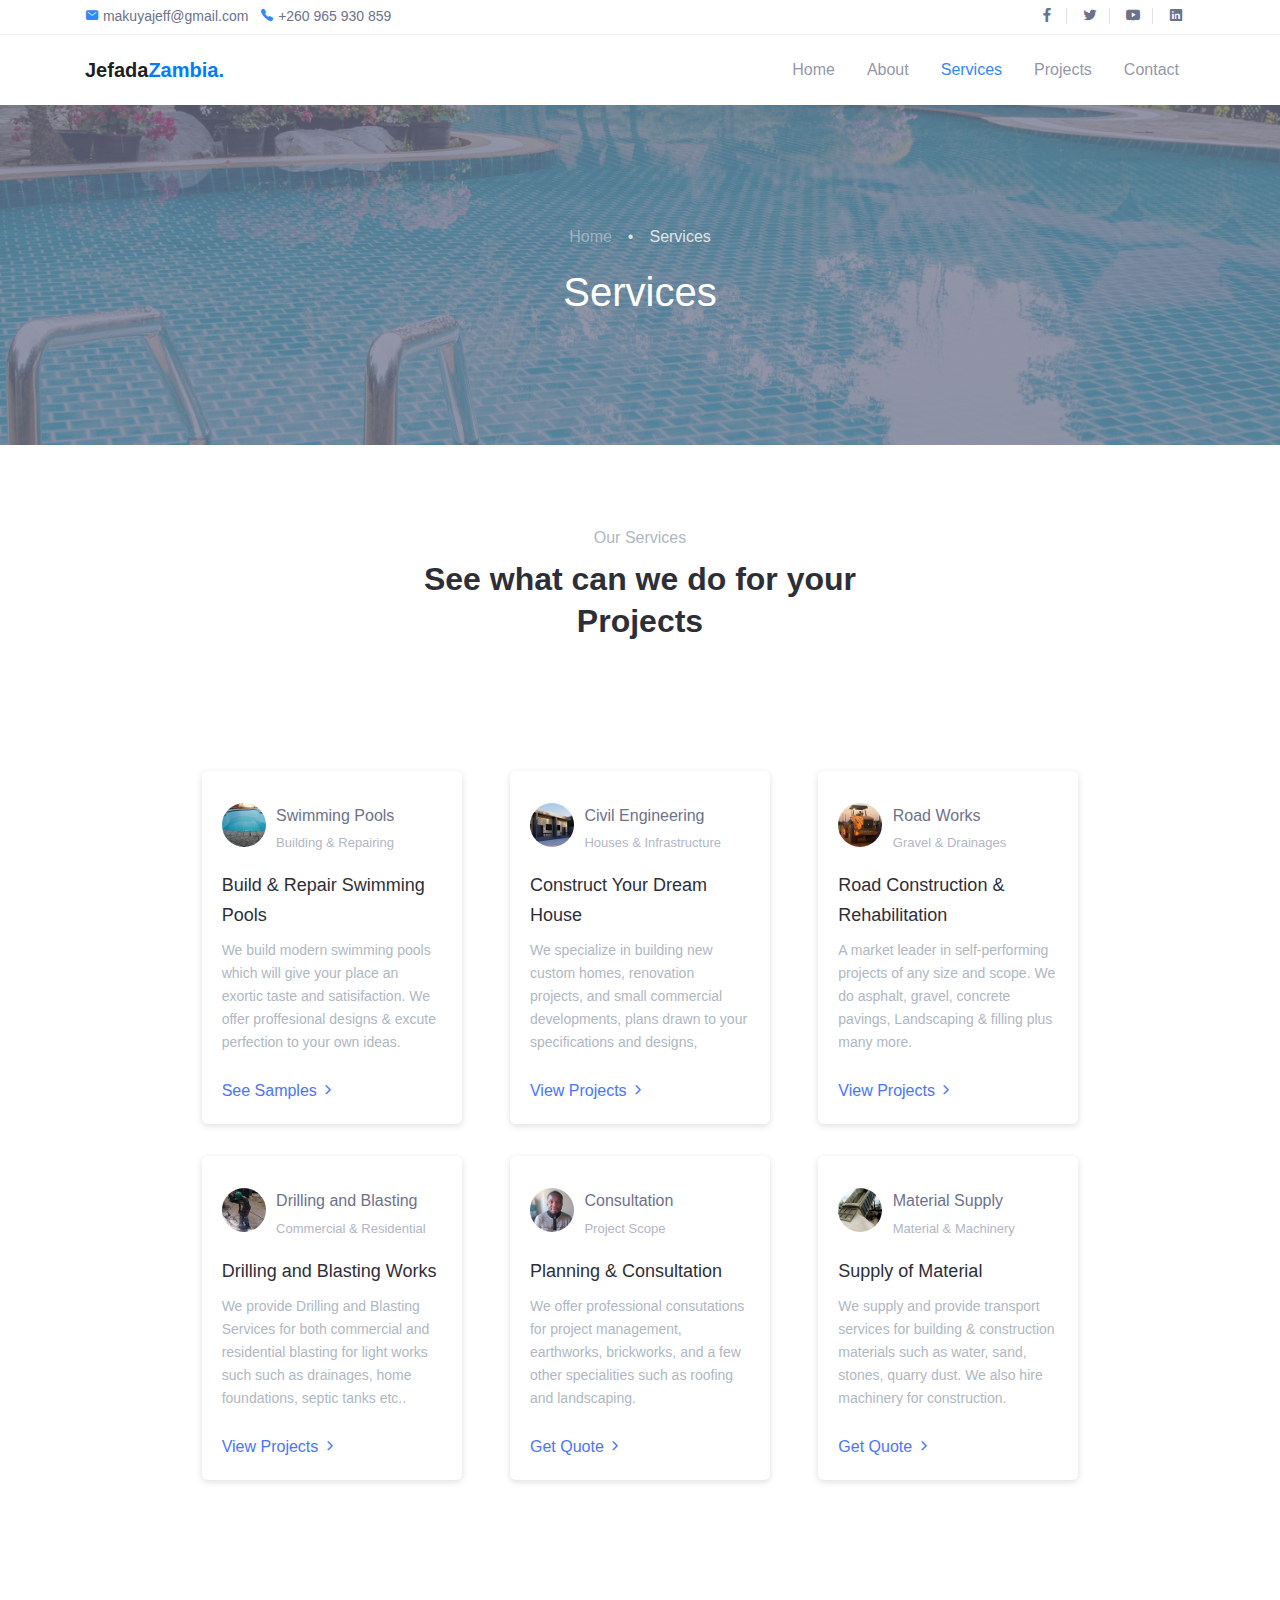
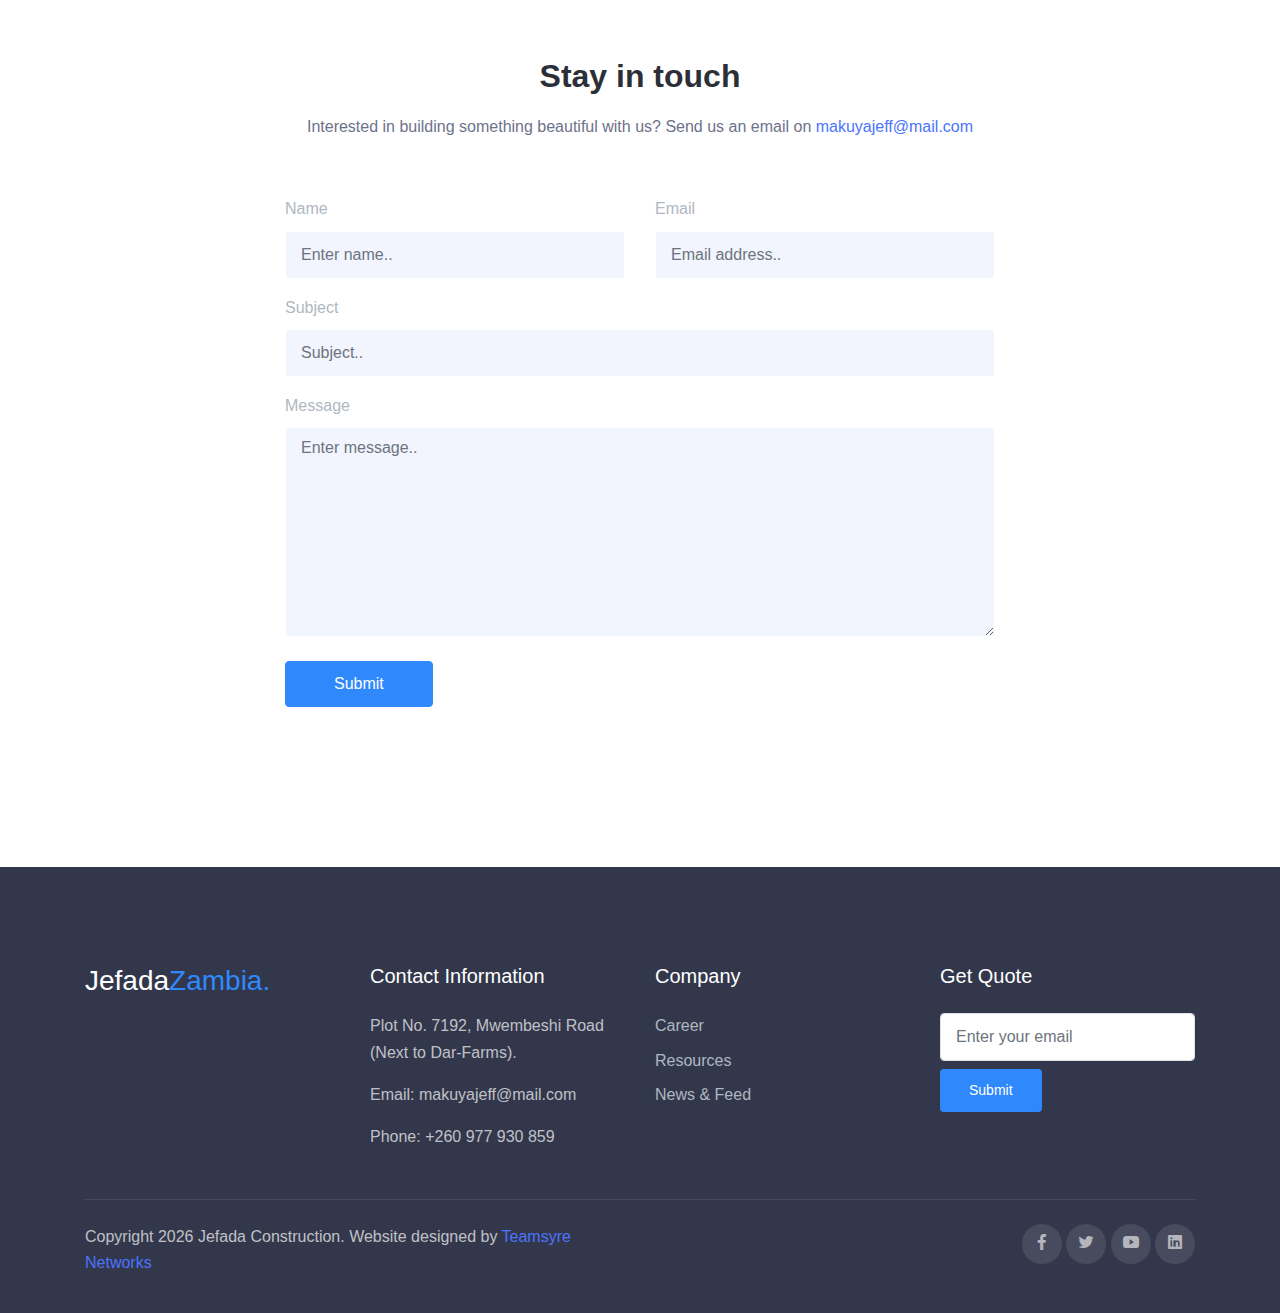
<file: services.html>
<!DOCTYPE html>
<html lang="en">
<head>
  <meta charset="UTF-8">
  <meta name="viewport" content="width=device-width, initial-scale=1.0">

  <meta http-equiv="X-UA-Compatible" content="IE=edge">


  <title>Our Services - Jefada Construction Zambia</title>

  <link rel="stylesheet" href="assets/css/bootstrap.css">

  <link rel="stylesheet" href="assets/css/maicons.css">

  <link rel="stylesheet" href="assets/vendor/animate/animate.css">

  <link rel="stylesheet" href="assets/vendor/owl-carousel/css/owl.carousel.css">

  <link rel="stylesheet" href="assets/vendor/fancybox/css/jquery.fancybox.css">

  <link rel="stylesheet" href="assets/css/theme.css">

</head>
<body>

  <!-- Back to top button -->
  <div class="back-to-top"></div>

  <header>
    <div class="top-bar">
      <div class="container">
        <div class="row align-items-center">
          <div class="col-md-8">
            <div class="d-inline-block">
              <span class="mai-mail fg-primary"></span> <a href="mailto:makuyajeff@gmail.com">makuyajeff@gmail.com</a>
            </div>
            <div class="d-inline-block ml-2">
              <span class="mai-call fg-primary"></span> <a href="tel:+260 965 930 859">+260 965 930 859</a>
            </div>
          </div>
          <div class="col-md-4 text-right d-none d-md-block">
            <div class="social-mini-button">
              <a href="https://www.facebook.com/Jefada-Construction-Zambia-Limited-436981176507432" target="_blank"><span class="mai-logo-facebook-f"></span></a>
              <a href="https://www.facebook.com/Jefada-Construction-Zambia-Limited-436981176507432" target="_blank"><span class="mai-logo-twitter"></span></a>
              <a href="https://www.facebook.com/Jefada-Construction-Zambia-Limited-436981176507432" target="_blank"><span class="mai-logo-youtube"></span></a>
              <a href="https://www.facebook.com/Jefada-Construction-Zambia-Limited-436981176507432" target="_blank"><span class="mai-logo-linkedin"></span></a>
            </div>
          </div>
        </div>
      </div> <!-- .container -->
    </div> <!-- .top-bar -->

    <nav class="navbar navbar-expand-lg navbar-light">
      <div class="container">
        <a href="index.html" class="navbar-brand">Jefada<span class="text-primary">Zambia.</span></a>

        <button class="navbar-toggler" data-toggle="collapse" data-target="#navbarContent" aria-controls="navbarContent" aria-expanded="false" aria-label="Toggle navigation">
          <span class="navbar-toggler-icon"></span>
        </button>

        <div class="navbar-collapse collapse" id="navbarContent">
          <ul class="navbar-nav ml-auto pt-3 pt-lg-0">
            <li class="nav-item">
              <a href="index.html" class="nav-link">Home</a>
            </li>
            <li class="nav-item">
              <a href="about.html" class="nav-link">About</a>
            </li>
            <li class="nav-item active">
              <a href="services.html" class="nav-link">Services</a>
            </li>
            <li class="nav-item">
              <a href="portfolio.html" class="nav-link">Projects</a>
            </li>
            <li class="nav-item">
              <a href="contact.html" class="nav-link">Contact</a>
            </li>
          </ul>
        </div>
      </div> <!-- .container -->
    </nav> <!-- .navbar -->

    <div class="page-banner bg-img bg-img-parallax overlay-dark" style="background-image: url(assets/img/bg_image_5.jpg);">
      <div class="container h-100">
        <div class="row justify-content-center align-items-center h-100">
          <div class="col-lg-8">
            <nav aria-label="breadcrumb">
              <ol class="breadcrumb breadcrumb-dark bg-transparent justify-content-center py-0">
                <li class="breadcrumb-item"><a href="index.html">Home</a></li>
                <li class="breadcrumb-item active" aria-current="page">Services</li>
              </ol>
            </nav>
            <h1 class="fg-white text-center">Services</h1>
          </div>
        </div>
      </div>
    </div> <!-- .page-banner -->
  </header>

  <main>
    <div class="page-section">
      <div class="container">
        <div class="text-center">
          <div class="subhead">Our Services</div>
          <h2 class="title-section">See what can we do for your Projects</h2>
        </div>


<!---##############Services#################-->

        <div class="page-section">
          <div class="container">
            <div class="row justify-content-center">
              <div class="col-lg-10">
                <div class="row">
                  <div class="col-md-6 col-lg-4 py-3">
                    <div class="card-blog">
                      <div class="header">
                        <div class="avatar">
                          <img src="assets/img/person/swimpool.jpg" alt="">
                        </div>
                        <div class="entry-footer">
                          <div class="post-author">Swimming Pools</div>
                          <a href="#" class="post-date">Building & Repairing</a>
                        </div>
                      </div>
                      <div class="body">
                        <div class="post-title"><a href="blog-single.html">Build & Repair Swimming Pools</a></div>
                        <div class="post-excerpt">We build modern swimming pools which will give your place an exortic taste and satisifaction. We offer proffesional designs & excute perfection to your own ideas.</div>
                      </div>
                      <div class="footer">
                        <a href="portfolio.html">See Samples <span class="mai-chevron-forward text-sm"></span></a>
                      </div>
                    </div>
                  </div>

                  <div class="col-md-6 col-lg-4 py-3">
                    <div class="card-blog">
                      <div class="header">
                        <div class="avatar">
                          <img src="assets/img/person/buildhouse.jpg" alt="">
                        </div>
                        <div class="entry-footer">
                          <div class="post-author">Civil Engineering</div>
                          <a href="#" class="post-date">Houses & Infrastructure</a>
                        </div>
                      </div>
                      <div class="body">
                        <div class="post-title"><a href="blog-single.html">Construct Your Dream House</a></div>
                        <div class="post-excerpt">We specialize in building new custom homes, renovation projects, and small commercial developments, plans drawn to your specifications and designs,</div>
                      </div>
                      <div class="footer">
                        <a href="blog-single.html">View Projects <span class="mai-chevron-forward text-sm"></span></a>
                      </div>
                    </div>
                  </div>

                  <div class="col-md-6 col-lg-4 py-3">
                    <div class="card-blog">
                      <div class="header">
                        <div class="avatar">
                          <img src="assets/img/person/roadworks.jpg" alt="">
                        </div>
                        <div class="entry-footer">
                          <div class="post-author">Road Works</div>
                          <a href="#" class="post-date">Gravel & Drainages</a>
                        </div>
                      </div>
                      <div class="body">
                        <div class="post-title"><a href="blog-single.html">Road Construction & Rehabilitation</a>
                        </div>
                        <div class="post-excerpt">A market leader in self-performing projects of any size and scope. We do asphalt, gravel, concrete pavings, Landscaping & filling plus many more.</div>
                      </div>
                      <div class="footer">
                        <a href="blog-single.html">View Projects <span class="mai-chevron-forward text-sm"></span></a>
                      </div>
                    </div>
                  </div>

                  <div class="col-md-6 col-lg-4 py-3">
                    <div class="card-blog">
                      <div class="header">
                        <div class="avatar">
                          <img src="assets/img/person/drillingblasting.jpg" alt="">
                        </div>
                        <div class="entry-footer">
                          <div class="post-author">Drilling and Blasting</div>
                          <a href="#" class="post-date">Commercial & Residential</a>
                        </div>
                      </div>
                      <div class="body">
                        <div class="post-title"><a href="blog-single.html">Drilling and Blasting Works</a></div>
                        <div class="post-excerpt">We provide Drilling and Blasting Services for both commercial and residential blasting for light works such such as drainages, home foundations, septic tanks etc..</div>
                      </div>
                      <div class="footer">
                        <a href="portfolio.html">View Projects <span class="mai-chevron-forward text-sm"></span></a>
                      </div>
                    </div>
                  </div>

                  <div class="col-md-6 col-lg-4 py-3">
                    <div class="card-blog">
                      <div class="header">
                        <div class="avatar">
                          <img src="assets/img/person/consult.jpg" alt="">
                        </div>
                        <div class="entry-footer">
                          <div class="post-author">Consultation
                          </div>
                          <a href="#" class="post-date">Project Scope</a>
                        </div>
                      </div>
                      <div class="body">
                        <div class="post-title"><a href="blog-single.html">Planning & Consultation</a>
                        </div>
                        <div class="post-excerpt">We offer professional consutations for project management, earthworks, brickworks, and a few other specialities such as roofing and landscaping.</div>
                      </div>
                      <div class="footer">
                        <a href="contact.html">Get Quote <span class="mai-chevron-forward text-sm"></span></a>
                      </div>
                    </div>
                  </div>

                  <div class="col-md-6 col-lg-4 py-3">
                    <div class="card-blog">
                      <div class="header">
                        <div class="avatar">
                          <img src="assets/img/person/supply.jpg" alt="">
                        </div>
                        <div class="entry-footer">
                          <div class="post-author">Material Supply</div>
                          <a href="#" class="post-date">Material & Machinery</a>
                        </div>
                      </div>
                      <div class="body">
                        <div class="post-title"><a href="blog-single.html">Supply of Material</a></div>
                        <div class="post-excerpt">We supply and provide transport services for building & construction materials such as water, sand, stones, quarry dust. We also hire machinery for construction.</div>
                      </div>
                      <div class="footer">
                        <a href="contact.html">Get Quote <span class="mai-chevron-forward text-sm"></span></a>
                      </div>
                    </div>
                  </div>

                </div>
              </div>

            </div>
          </div> <!-- .container -->
        </div> <!-- .page-section -->



<!--#########################CALL TO ACTION############-->
<div class="page-section">
  <div class="container">
    <div class="text-center">
      <h2 class="title-section mb-3">Stay in touch</h2>
      <p>Interested in building something beautiful with us? Send us an email on <a href="mailto:makuyajeff@mail.com">makuyajeff@mail.com</a></p>
    </div>
    <div class="row justify-content-center mt-5">
      <div class="col-lg-8">
        <form action="mail.php" class="form-contact">
          <div class="row">
            <div class="col-sm-6 py-2">
              <label for="name" class="fg-grey">Name</label>
              <input type="text" class="form-control" id="name" placeholder="Enter name..">
            </div>
            <div class="col-sm-6 py-2">
              <label for="email" class="fg-grey">Email</label>
              <input type="text" class="form-control" id="email" placeholder="Email address..">
            </div>
            <div class="col-12 py-2">
              <label for="subject" class="fg-grey">Subject</label>
              <input type="text" class="form-control" id="subject" placeholder="Subject..">
            </div>
            <div class="col-12 py-2">
              <label for="message" class="fg-grey">Message</label>
              <textarea id="message" rows="8" class="form-control" placeholder="Enter message.."></textarea>
            </div>
            <div class="col-12 mt-3">
              <button type="submit" class="btn btn-primary px-5">Submit</button>
            </div>
          </div>
        </form>
      </div>
    </div>
  </div> <!-- .container -->
</div>

  </main>


  <footer class="page-footer">
    <div class="container">
      <div class="row">
        <div class="col-lg-3 py-3">
          <h3>Jefada<span class="fg-primary">Zambia.</span></h3>
        </div>
        <div class="col-lg-3 py-3">
          <h5>Contact Information</h5>
          <p>Plot No. 7192, Mwembeshi Road (Next to Dar-Farms).</p>
          <p>Email: makuyajeff@mail.com</p>
          <p>Phone: +260 977 930 859</p>
        </div>
        <div class="col-lg-3 py-3">
          <h5>Company</h5>
          <ul class="footer-menu">
            <li><a href="#">Career</a></li>
            <li><a href="#">Resources</a></li>
            <li><a href="#">News & Feed</a></li>
          </ul>
        </div>
        <div class="col-lg-3 py-3">
          <h5>Get Quote</h5>
          <form action="mail.php">
            <input type="text" class="form-control" placeholder="Enter your email">
            <button type="submit" class="btn btn-primary btn-sm mt-2">Submit</button>
          </form>
        </div>
      </div>

      <hr>

      <div class="row mt-4">
        <div class="col-md-6">
          <p>Copyright <script>document.write( new Date().getFullYear() );</script> Jefada Construction. Website designed by <a href="https://teamsyre.com">Teamsyre Networks</a></p>
        </div>
        <div class="col-md-6 text-right">
          <div class="sosmed-button">
            <a href="https://www.facebook.com/Jefada-Construction-Zambia-Limited-436981176507432"><span class="mai-logo-facebook-f"></span></a>
            <a href="https://www.facebook.com/Jefada-Construction-Zambia-Limited-436981176507432"><span class="mai-logo-twitter"></span></a>
            <a href="https://www.facebook.com/Jefada-Construction-Zambia-Limited-436981176507432"><span class="mai-logo-youtube"></span></a>
            <a href="https://www.facebook.com/Jefada-Construction-Zambia-Limited-436981176507432"><span class="mai-logo-linkedin"></span></a>
          </div>
        </div>
      </div>
    </div>
  </footer>


<script src="assets/js/jquery-3.5.1.min.js"></script>

<script src="assets/js/bootstrap.bundle.min.js"></script>

<script src="assets/vendor/owl-carousel/js/owl.carousel.min.js"></script>

<script src="assets/vendor/wow/wow.min.js"></script>

<script src="assets/vendor/fancybox/js/jquery.fancybox.min.js"></script>

<script src="assets/vendor/isotope/isotope.pkgd.min.js"></script>

<script src="assets/js/google-maps.js"></script>

<script src="assets/js/theme.js"></script>

</body>
</html>
</file>
<file: assets/css/maicons.css>
@font-face {
  font-family: 'maicons';
  src:  url('../fonts/maicons.eot?c9nlkl');
  src:  url('../fonts/maicons.eot?c9nlkl#iefix') format('embedded-opentype'),
    url('../fonts/maicons.ttf?c9nlkl') format('truetype'),
    url('../fonts/maicons.woff?c9nlkl') format('woff'),
    url('../fonts/maicons.svg?c9nlkl#maicons') format('svg');
  font-weight: normal;
  font-style: normal;
  font-display: block;
}

[class^="mai-"], [class*=" mai-"] {
  /* use !important to prevent issues with browser extensions that change fonts */
  font-family: 'maicons' !important;
  speak: none;
  font-style: normal;
  font-weight: normal;
  font-variant: normal;
  text-transform: none;
  line-height: 1;

  /* Better Font Rendering =========== */
  -webkit-font-smoothing: antialiased;
  -moz-osx-font-smoothing: grayscale;
}

.mai-add:before {
  content: "\e900";
}
.mai-add-circle:before {
  content: "\e901";
}
.mai-add-circle-outline:before {
  content: "\e902";
}
.mai-airplane:before {
  content: "\e903";
}
.mai-airplane-outline:before {
  content: "\e904";
}
.mai-alarm:before {
  content: "\e905";
}
.mai-alarm-outline:before {
  content: "\e906";
}
.mai-albums:before {
  content: "\e907";
}
.mai-albums-outline:before {
  content: "\e908";
}
.mai-alert:before {
  content: "\e909";
}
.mai-alert-circle:before {
  content: "\e90a";
}
.mai-alert-circle-outline:before {
  content: "\e90b";
}
.mai-analytics:before {
  content: "\e90c";
}
.mai-analytics-outline:before {
  content: "\e90d";
}
.mai-aperture:before {
  content: "\e90e";
}
.mai-aperture-outline:before {
  content: "\e90f";
}
.mai-apps:before {
  content: "\e910";
}
.mai-apps-outline:before {
  content: "\e911";
}
.mai-archive:before {
  content: "\e912";
}
.mai-archive-outline:before {
  content: "\e913";
}
.mai-arrow-back:before {
  content: "\e914";
}
.mai-arrow-back-circle:before {
  content: "\e915";
}
.mai-arrow-back-circle-outline:before {
  content: "\e916";
}
.mai-arrow-down:before {
  content: "\e917";
}
.mai-arrow-down-circle:before {
  content: "\e918";
}
.mai-arrow-down-circle-outline:before {
  content: "\e919";
}
.mai-arrow-forward:before {
  content: "\e91a";
}
.mai-arrow-forward-circle:before {
  content: "\e91b";
}
.mai-arrow-forward-circle-outline:before {
  content: "\e91c";
}
.mai-arrow-redo:before {
  content: "\e91d";
}
.mai-arrow-redo-circle:before {
  content: "\e91e";
}
.mai-arrow-redo-circle-outline:before {
  content: "\e91f";
}
.mai-arrow-redo-outline:before {
  content: "\e920";
}
.mai-arrow-undo:before {
  content: "\e921";
}
.mai-arrow-undo-circle:before {
  content: "\e922";
}
.mai-arrow-undo-circle-outline:before {
  content: "\e923";
}
.mai-arrow-undo-outline:before {
  content: "\e924";
}
.mai-arrow-up:before {
  content: "\e925";
}
.mai-arrow-up-circle:before {
  content: "\e926";
}
.mai-arrow-up-circle-outline:before {
  content: "\e927";
}
.mai-at:before {
  content: "\e928";
}
.mai-at-circle:before {
  content: "\e929";
}
.mai-at-circle-outline:before {
  content: "\e92a";
}
.mai-attach:before {
  content: "\e92b";
}
.mai-attach-outline:before {
  content: "\e92c";
}
.mai-backspace:before {
  content: "\e92d";
}
.mai-backspace-outline:before {
  content: "\e92e";
}
.mai-bandage:before {
  content: "\e92f";
}
.mai-bandage-outline:before {
  content: "\e930";
}
.mai-bar-chart:before {
  content: "\e932";
}
.mai-bar-chart-outline:before {
  content: "\e933";
}
.mai-barbell:before {
  content: "\e931";
}
.mai-barcode:before {
  content: "\e934";
}
.mai-barcode-outline:before {
  content: "\e935";
}
.mai-baseball:before {
  content: "\e936";
}
.mai-baseball-outline:before {
  content: "\e937";
}
.mai-basket:before {
  content: "\e938";
}
.mai-basket-outline:before {
  content: "\e93b";
}
.mai-basketball:before {
  content: "\e939";
}
.mai-basketball-outline:before {
  content: "\e93a";
}
.mai-battery-charging:before {
  content: "\e93c";
}
.mai-battery-dead:before {
  content: "\e93d";
}
.mai-battery-full:before {
  content: "\e93e";
}
.mai-battery-half:before {
  content: "\e93f";
}
.mai-beaker:before {
  content: "\e940";
}
.mai-beaker-outline:before {
  content: "\e941";
}
.mai-bed:before {
  content: "\e942";
}
.mai-bed-outline:before {
  content: "\e943";
}
.mai-beer:before {
  content: "\e944";
}
.mai-beer-outline:before {
  content: "\e945";
}
.mai-bicycle:before {
  content: "\e946";
}
.mai-bluetooth:before {
  content: "\e947";
}
.mai-boat:before {
  content: "\e948";
}
.mai-boat-outline:before {
  content: "\e949";
}
.mai-body:before {
  content: "\e94a";
}
.mai-body-outline:before {
  content: "\e94b";
}
.mai-bonfire:before {
  content: "\e94c";
}
.mai-bonfire-outline:before {
  content: "\e94d";
}
.mai-book:before {
  content: "\e94e";
}
.mai-book-outline:before {
  content: "\e953";
}
.mai-bookmark:before {
  content: "\e94f";
}
.mai-bookmark-outline:before {
  content: "\e950";
}
.mai-bookmarks:before {
  content: "\e951";
}
.mai-bookmarks-outline:before {
  content: "\e952";
}
.mai-briefcase:before {
  content: "\e954";
}
.mai-briefcase-outline:before {
  content: "\e955";
}
.mai-browsers:before {
  content: "\e956";
}
.mai-browsers-outline:before {
  content: "\e957";
}
.mai-brush:before {
  content: "\e958";
}
.mai-brush-outline:before {
  content: "\e959";
}
.mai-bug:before {
  content: "\e95a";
}
.mai-bug-outline:before {
  content: "\e95b";
}
.mai-build:before {
  content: "\e95c";
}
.mai-build-outline:before {
  content: "\e95d";
}
.mai-bulb:before {
  content: "\e95e";
}
.mai-bulb-outline:before {
  content: "\e95f";
}
.mai-bus:before {
  content: "\e960";
}
.mai-bus-outline:before {
  content: "\e963";
}
.mai-business:before {
  content: "\e961";
}
.mai-business-outline:before {
  content: "\e962";
}
.mai-cafe:before {
  content: "\e964";
}
.mai-cafe-outline:before {
  content: "\e965";
}
.mai-calculator:before {
  content: "\e966";
}
.mai-calculator-outline:before {
  content: "\e967";
}
.mai-calendar:before {
  content: "\e968";
}
.mai-calendar-outline:before {
  content: "\e969";
}
.mai-call:before {
  content: "\e96a";
}
.mai-call-outline:before {
  content: "\e96b";
}
.mai-camera:before {
  content: "\e96c";
}
.mai-camera-outline:before {
  content: "\e96d";
}
.mai-camera-reverse:before {
  content: "\e96e";
}
.mai-camera-reverse-outline:before {
  content: "\e96f";
}
.mai-car:before {
  content: "\e970";
}
.mai-car-outline:before {
  content: "\e97f";
}
.mai-car-sport:before {
  content: "\e980";
}
.mai-car-sport-outline:before {
  content: "\e981";
}
.mai-card:before {
  content: "\e971";
}
.mai-card-outline:before {
  content: "\e972";
}
.mai-caret-back:before {
  content: "\e973";
}
.mai-caret-back-circle:before {
  content: "\e974";
}
.mai-caret-back-circle-outline:before {
  content: "\e975";
}
.mai-caret-down:before {
  content: "\e976";
}
.mai-caret-down-circle:before {
  content: "\e977";
}
.mai-caret-down-circle-outline:before {
  content: "\e978";
}
.mai-caret-forward:before {
  content: "\e979";
}
.mai-caret-forward-circle:before {
  content: "\e97a";
}
.mai-caret-forward-circle-outline:before {
  content: "\e97b";
}
.mai-caret-up:before {
  content: "\e97c";
}
.mai-caret-up-circle:before {
  content: "\e97d";
}
.mai-caret-up-circle-outline:before {
  content: "\e97e";
}
.mai-cart:before {
  content: "\e982";
}
.mai-cart-outline:before {
  content: "\e983";
}
.mai-cash:before {
  content: "\e984";
}
.mai-cash-outline:before {
  content: "\e985";
}
.mai-chatbox:before {
  content: "\e986";
}
.mai-chatbox-ellipses:before {
  content: "\e987";
}
.mai-chatbox-ellipses-outline:before {
  content: "\e988";
}
.mai-chatbox-outline:before {
  content: "\e989";
}
.mai-chatbubble:before {
  content: "\e98a";
}
.mai-chatbubble-ellipses:before {
  content: "\e98b";
}
.mai-chatbubble-ellipses-outline:before {
  content: "\e98c";
}
.mai-chatbubble-outline:before {
  content: "\e98d";
}
.mai-chatbubbles:before {
  content: "\e98e";
}
.mai-chatbubbles-outline:before {
  content: "\e98f";
}
.mai-checkbox:before {
  content: "\e990";
}
.mai-checkbox-outline:before {
  content: "\e991";
}
.mai-checkmark:before {
  content: "\e992";
}
.mai-checkmark-circle:before {
  content: "\e993";
}
.mai-checkmark-circle-outline:before {
  content: "\e994";
}
.mai-checkmark-done:before {
  content: "\e995";
}
.mai-checkmark-done-circle:before {
  content: "\e996";
}
.mai-checkmark-done-circle-outline:before {
  content: "\e997";
}
.mai-chevron-back:before {
  content: "\e998";
}
.mai-chevron-back-circle:before {
  content: "\e999";
}
.mai-chevron-back-circle-outline:before {
  content: "\e99a";
}
.mai-chevron-down:before {
  content: "\e99b";
}
.mai-chevron-down-circle:before {
  content: "\e99c";
}
.mai-chevron-down-circle-outline:before {
  content: "\e99d";
}
.mai-chevron-forward:before {
  content: "\e99e";
}
.mai-chevron-forward-circle:before {
  content: "\e99f";
}
.mai-chevron-forward-circle-outline:before {
  content: "\e9a0";
}
.mai-chevron-up:before {
  content: "\e9a1";
}
.mai-chevron-up-circle:before {
  content: "\e9a2";
}
.mai-chevron-up-circle-outline:before {
  content: "\e9a3";
}
.mai-clipboard:before {
  content: "\e9a4";
}
.mai-clipboard-outline:before {
  content: "\e9a5";
}
.mai-close:before {
  content: "\e9a6";
}
.mai-close-circle:before {
  content: "\e9a7";
}
.mai-close-circle-outline:before {
  content: "\e9a8";
}
.mai-cloud:before {
  content: "\e9a9";
}
.mai-cloud-circle:before {
  content: "\e9aa";
}
.mai-cloud-circle-outline:before {
  content: "\e9ab";
}
.mai-cloud-done:before {
  content: "\e9ac";
}
.mai-cloud-done-outline:before {
  content: "\e9ad";
}
.mai-cloud-download:before {
  content: "\e9ae";
}
.mai-cloud-download-outline:before {
  content: "\e9af";
}
.mai-cloud-offline:before {
  content: "\e9b0";
}
.mai-cloud-offline-outline:before {
  content: "\e9b1";
}
.mai-cloud-outline:before {
  content: "\e9b2";
}
.mai-cloud-upload:before {
  content: "\e9b3";
}
.mai-cloud-upload-outline:before {
  content: "\e9b4";
}
.mai-cloudy:before {
  content: "\e9b5";
}
.mai-cloudy-night:before {
  content: "\e9b6";
}
.mai-cloudy-night-outline:before {
  content: "\e9b7";
}
.mai-cloudy-outline:before {
  content: "\e9b8";
}
.mai-code:before {
  content: "\e9b9";
}
.mai-code-download:before {
  content: "\e9ba";
}
.mai-code-slash:before {
  content: "\e9bb";
}
.mai-code-working:before {
  content: "\e9bc";
}
.mai-cog:before {
  content: "\e9bd";
}
.mai-color-fill:before {
  content: "\e9be";
}
.mai-color-fill-outline:before {
  content: "\e9bf";
}
.mai-color-filter:before {
  content: "\e9c0";
}
.mai-color-filter-outline:before {
  content: "\e9c1";
}
.mai-color-palette:before {
  content: "\e9c2";
}
.mai-color-palette-outline:before {
  content: "\e9c3";
}
.mai-color-wand:before {
  content: "\e9c4";
}
.mai-color-wand-outline:before {
  content: "\e9c5";
}
.mai-compass:before {
  content: "\e9c6";
}
.mai-compass-outline:before {
  content: "\e9c7";
}
.mai-construct:before {
  content: "\e9c8";
}
.mai-construct-outline:before {
  content: "\e9c9";
}
.mai-contract:before {
  content: "\e9ca";
}
.mai-contrast:before {
  content: "\e9cb";
}
.mai-copy:before {
  content: "\e9cc";
}
.mai-copy-outline:before {
  content: "\e9cd";
}
.mai-create:before {
  content: "\e9ce";
}
.mai-create-outline:before {
  content: "\e9cf";
}
.mai-crop:before {
  content: "\e9d0";
}
.mai-cube:before {
  content: "\e9d1";
}
.mai-cube-outline:before {
  content: "\e9d2";
}
.mai-cut:before {
  content: "\e9d3";
}
.mai-desktop:before {
  content: "\e9d4";
}
.mai-desktop-outline:before {
  content: "\e9d5";
}
.mai-disc:before {
  content: "\e9d6";
}
.mai-disc-outline:before {
  content: "\e9d7";
}
.mai-document:before {
  content: "\e9d8";
}
.mai-document-outline:before {
  content: "\e9d9";
}
.mai-document-text:before {
  content: "\e9dc";
}
.mai-document-text-outline:before {
  content: "\e9dd";
}
.mai-documents:before {
  content: "\e9da";
}
.mai-documents-outline:before {
  content: "\e9db";
}
.mai-download:before {
  content: "\e9de";
}
.mai-download-outline:before {
  content: "\e9df";
}
.mai-duplicate:before {
  content: "\e9e0";
}
.mai-duplicate-outline:before {
  content: "\e9e1";
}
.mai-ear:before {
  content: "\e9e2";
}
.mai-ear-outline:before {
  content: "\e9e3";
}
.mai-earth:before {
  content: "\e9e4";
}
.mai-earth-outline:before {
  content: "\e9e5";
}
.mai-easel:before {
  content: "\e9e6";
}
.mai-easel-outline:before {
  content: "\e9e7";
}
.mai-egg:before {
  content: "\e9e8";
}
.mai-egg-outline:before {
  content: "\e9e9";
}
.mai-ellipse:before {
  content: "\e9ea";
}
.mai-ellipse-outline:before {
  content: "\e9eb";
}
.mai-ellipsis-horizontal:before {
  content: "\e9ec";
}
.mai-ellipsis-horizontal-circle:before {
  content: "\e9ed";
}
.mai-ellipsis-vertical:before {
  content: "\e9ee";
}
.mai-ellipsis-vertical-circle:before {
  content: "\e9ef";
}
.mai-enter:before {
  content: "\e9f0";
}
.mai-enter-outline:before {
  content: "\e9f1";
}
.mai-exit:before {
  content: "\e9f2";
}
.mai-exit-outline:before {
  content: "\e9f3";
}
.mai-expand:before {
  content: "\e9f4";
}
.mai-eye:before {
  content: "\e9f5";
}
.mai-eye-off:before {
  content: "\e9f8";
}
.mai-eye-off-outline:before {
  content: "\e9f9";
}
.mai-eye-outline:before {
  content: "\e9fa";
}
.mai-eyedrop:before {
  content: "\e9f6";
}
.mai-eyedrop-outline:before {
  content: "\e9f7";
}
.mai-fast-food:before {
  content: "\e9fb";
}
.mai-fast-food-outline:before {
  content: "\e9fc";
}
.mai-female:before {
  content: "\e9fd";
}
.mai-file-tray:before {
  content: "\e9fe";
}
.mai-file-tray-full:before {
  content: "\e9ff";
}
.mai-file-tray-full-outline:before {
  content: "\ea00";
}
.mai-file-tray-outline:before {
  content: "\ea01";
}
.mai-film:before {
  content: "\ea02";
}
.mai-film-outline:before {
  content: "\ea03";
}
.mai-filter:before {
  content: "\ea04";
}
.mai-finger-print:before {
  content: "\ea05";
}
.mai-fitness:before {
  content: "\ea06";
}
.mai-fitness-outline:before {
  content: "\ea07";
}
.mai-flag:before {
  content: "\ea08";
}
.mai-flag-outline:before {
  content: "\ea09";
}
.mai-flame:before {
  content: "\ea0a";
}
.mai-flame-outline:before {
  content: "\ea0b";
}
.mai-flash:before {
  content: "\ea0c";
}
.mai-flash-off:before {
  content: "\ea0f";
}
.mai-flash-off-outline:before {
  content: "\ea10";
}
.mai-flash-outline:before {
  content: "\ea11";
}
.mai-flashlight:before {
  content: "\ea0d";
}
.mai-flashlight-outline:before {
  content: "\ea0e";
}
.mai-flask:before {
  content: "\ea12";
}
.mai-flask-outline:before {
  content: "\ea13";
}
.mai-flower:before {
  content: "\ea14";
}
.mai-flower-outline:before {
  content: "\ea15";
}
.mai-folder:before {
  content: "\ea16";
}
.mai-folder-open:before {
  content: "\ea17";
}
.mai-folder-open-outline:before {
  content: "\ea18";
}
.mai-folder-outline:before {
  content: "\ea19";
}
.mai-football:before {
  content: "\ea1a";
}
.mai-football-outline:before {
  content: "\ea1b";
}
.mai-funnel:before {
  content: "\ea1c";
}
.mai-funnel-outline:before {
  content: "\ea1d";
}
.mai-game-controller:before {
  content: "\ea1e";
}
.mai-game-controller-outline:before {
  content: "\ea1f";
}
.mai-gift:before {
  content: "\ea20";
}
.mai-gift-outline:before {
  content: "\ea21";
}
.mai-git-branch:before {
  content: "\ea22";
}
.mai-git-commit:before {
  content: "\ea23";
}
.mai-git-compare:before {
  content: "\ea24";
}
.mai-git-merge:before {
  content: "\ea25";
}
.mai-git-network:before {
  content: "\ea26";
}
.mai-git-pull-request:before {
  content: "\ea27";
}
.mai-glasses:before {
  content: "\ea28";
}
.mai-glasses-outline:before {
  content: "\ea29";
}
.mai-globe:before {
  content: "\ea2a";
}
.mai-globe-outline:before {
  content: "\ea2b";
}
.mai-golf:before {
  content: "\ea2c";
}
.mai-golf-outline:before {
  content: "\ea2d";
}
.mai-grid:before {
  content: "\ea2e";
}
.mai-grid-outline:before {
  content: "\ea2f";
}
.mai-hammer:before {
  content: "\ea30";
}
.mai-hammer-outline:before {
  content: "\ea31";
}
.mai-hand-left:before {
  content: "\ea32";
}
.mai-hand-left-outline:before {
  content: "\ea33";
}
.mai-hand-right:before {
  content: "\ea34";
}
.mai-hand-right-outline:before {
  content: "\ea35";
}
.mai-happy:before {
  content: "\ea36";
}
.mai-happy-outline:before {
  content: "\ea37";
}
.mai-hardware-chip:before {
  content: "\ea38";
}
.mai-hardware-chip-outline:before {
  content: "\ea39";
}
.mai-headset:before {
  content: "\ea3a";
}
.mai-headset-outline:before {
  content: "\ea3b";
}
.mai-heart:before {
  content: "\ea3c";
}
.mai-heart-circle:before {
  content: "\ea3d";
}
.mai-heart-circle-outline:before {
  content: "\ea3e";
}
.mai-heart-dislike:before {
  content: "\ea3f";
}
.mai-heart-dislike-circle:before {
  content: "\ea40";
}
.mai-heart-dislike-circle-outline:before {
  content: "\ea41";
}
.mai-heart-dislike-outline:before {
  content: "\ea42";
}
.mai-heart-half:before {
  content: "\ea43";
}
.mai-heart-half-outline:before {
  content: "\ea44";
}
.mai-heart-outline:before {
  content: "\ea45";
}
.mai-help:before {
  content: "\ea46";
}
.mai-help-buoy:before {
  content: "\ea47";
}
.mai-help-buoy-outline:before {
  content: "\ea48";
}
.mai-help-circle:before {
  content: "\ea49";
}
.mai-help-circle-outline:before {
  content: "\ea4a";
}
.mai-home:before {
  content: "\ea4b";
}
.mai-home-outline:before {
  content: "\ea4c";
}
.mai-hourglass:before {
  content: "\ea4d";
}
.mai-hourglass-outline:before {
  content: "\ea4e";
}
.mai-ice-cream:before {
  content: "\ea4f";
}
.mai-ice-cream-outline:before {
  content: "\ea50";
}
.mai-image:before {
  content: "\ea51";
}
.mai-image-outline:before {
  content: "\ea52";
}
.mai-images:before {
  content: "\ea53";
}
.mai-images-outline:before {
  content: "\ea54";
}
.mai-infinite:before {
  content: "\ea55";
}
.mai-information:before {
  content: "\ea56";
}
.mai-information-circle:before {
  content: "\ea57";
}
.mai-information-circle-outline:before {
  content: "\ea58";
}
.mai-journal:before {
  content: "\ea59";
}
.mai-journal-outline:before {
  content: "\ea5a";
}
.mai-key:before {
  content: "\ea5b";
}
.mai-key-outline:before {
  content: "\ea5c";
}
.mai-keypad:before {
  content: "\ea5d";
}
.mai-keypad-outline:before {
  content: "\ea5e";
}
.mai-language:before {
  content: "\ea5f";
}
.mai-laptop:before {
  content: "\ea60";
}
.mai-laptop-outline:before {
  content: "\ea61";
}
.mai-layers:before {
  content: "\ea62";
}
.mai-layers-outline:before {
  content: "\ea63";
}
.mai-leaf:before {
  content: "\ea64";
}
.mai-leaf-outline:before {
  content: "\ea65";
}
.mai-library:before {
  content: "\ea66";
}
.mai-library-outline:before {
  content: "\ea67";
}
.mai-link:before {
  content: "\ea68";
}
.mai-list:before {
  content: "\ea69";
}
.mai-list-circle:before {
  content: "\ea6a";
}
.mai-list-circle-outline:before {
  content: "\ea6b";
}
.mai-locate:before {
  content: "\ea6c";
}
.mai-location:before {
  content: "\ea6d";
}
.mai-location-outline:before {
  content: "\ea6e";
}
.mai-lock-closed:before {
  content: "\ea6f";
}
.mai-lock-closed-outline:before {
  content: "\ea70";
}
.mai-lock-open:before {
  content: "\ea71";
}
.mai-lock-open-outline:before {
  content: "\ea72";
}
.mai-log-in:before {
  content: "\ea73";
}
.mai-log-in-outline:before {
  content: "\ea74";
}
.mai-log-out:before {
  content: "\ea75";
}
.mai-log-out-outline:before {
  content: "\ea76";
}
.mai-logo-500px:before {
  content: "\ea8e";
}
.mai-logo-accessible-icon:before {
  content: "\eaef";
}
.mai-logo-accusoft:before {
  content: "\eba2";
}
.mai-logo-algolia:before {
  content: "\eba3";
}
.mai-logo-alipay:before {
  content: "\eba4";
}
.mai-logo-amazon:before {
  content: "\eba5";
}
.mai-logo-amplify:before {
  content: "\eba6";
}
.mai-logo-android:before {
  content: "\eba7";
}
.mai-logo-angular:before {
  content: "\eba8";
}
.mai-logo-apple:before {
  content: "\eba9";
}
.mai-logo-apple-appstore:before {
  content: "\ebaa";
}
.mai-logo-aws:before {
  content: "\ebab";
}
.mai-logo-behance:before {
  content: "\ebac";
}
.mai-logo-bitbucket:before {
  content: "\ebad";
}
.mai-logo-bitcoin:before {
  content: "\ebae";
}
.mai-logo-blackberry:before {
  content: "\ebaf";
}
.mai-logo-blogger:before {
  content: "\ebb0";
}
.mai-logo-buffer:before {
  content: "\ebb1";
}
.mai-logo-buysellads:before {
  content: "\ebb2";
}
.mai-logo-capacitor:before {
  content: "\ebb3";
}
.mai-logo-cc-amazon-pay:before {
  content: "\ebb4";
}
.mai-logo-cc-amex:before {
  content: "\ebb5";
}
.mai-logo-cc-apple-pay:before {
  content: "\ebb6";
}
.mai-logo-cc-diners-club:before {
  content: "\ebb7";
}
.mai-logo-cc-discover:before {
  content: "\ebb8";
}
.mai-logo-cc-jcb:before {
  content: "\ebb9";
}
.mai-logo-cc-mastercard:before {
  content: "\ebba";
}
.mai-logo-cc-paypal:before {
  content: "\ebbb";
}
.mai-logo-cc-stripe:before {
  content: "\ebbc";
}
.mai-logo-cc-visa:before {
  content: "\ebbd";
}
.mai-logo-chrome:before {
  content: "\ebbe";
}
.mai-logo-closed-captioning:before {
  content: "\ebbf";
}
.mai-logo-codepen:before {
  content: "\ebc0";
}
.mai-logo-cpanel:before {
  content: "\ebc1";
}
.mai-logo-creative-commons:before {
  content: "\ebc2";
}
.mai-logo-css3:before {
  content: "\ebc3";
}
.mai-logo-cuttlefish:before {
  content: "\ebc4";
}
.mai-logo-d-and-d:before {
  content: "\ebc5";
}
.mai-logo-dashcube:before {
  content: "\ebc6";
}
.mai-logo-designernews:before {
  content: "\ebc7";
}
.mai-logo-deviantart:before {
  content: "\ebc8";
}
.mai-logo-digg:before {
  content: "\ebc9";
}
.mai-logo-digital-ocean:before {
  content: "\ebca";
}
.mai-logo-discord:before {
  content: "\ebcb";
}
.mai-logo-discourse:before {
  content: "\ebcc";
}
.mai-logo-dochub:before {
  content: "\ebcd";
}
.mai-logo-docker:before {
  content: "\ebce";
}
.mai-logo-dribbble:before {
  content: "\ebcf";
}
.mai-logo-dropbox:before {
  content: "\ebd0";
}
.mai-logo-drupal:before {
  content: "\ebd1";
}
.mai-logo-dyalog:before {
  content: "\ebd2";
}
.mai-logo-earlybirds:before {
  content: "\ebd3";
}
.mai-logo-ebay:before {
  content: "\ebd4";
}
.mai-logo-edge:before {
  content: "\ebd5";
}
.mai-logo-electron:before {
  content: "\ebd6";
}
.mai-logo-elementor:before {
  content: "\ebd7";
}
.mai-logo-ello:before {
  content: "\ebd8";
}
.mai-logo-ember:before {
  content: "\ebd9";
}
.mai-logo-empire:before {
  content: "\ebda";
}
.mai-logo-envira:before {
  content: "\ebdb";
}
.mai-logo-erlang:before {
  content: "\ebdc";
}
.mai-logo-etsy:before {
  content: "\ebdd";
}
.mai-logo-euro:before {
  content: "\ebde";
}
.mai-logo-expeditedssl:before {
  content: "\ebdf";
}
.mai-logo-facebook:before {
  content: "\ebe0";
}
.mai-logo-facebook-f:before {
  content: "\ebe1";
}
.mai-logo-facebook-messenger:before {
  content: "\ebe2";
}
.mai-logo-firebase:before {
  content: "\ebe3";
}
.mai-logo-firefox:before {
  content: "\ebe4";
}
.mai-logo-flickr:before {
  content: "\ebe5";
}
.mai-logo-flipboard:before {
  content: "\ebe6";
}
.mai-logo-fly:before {
  content: "\ebe7";
}
.mai-logo-foursquare:before {
  content: "\ebe8";
}
.mai-logo-freebsd:before {
  content: "\ebe9";
}
.mai-logo-gg:before {
  content: "\ebea";
}
.mai-logo-git:before {
  content: "\ebeb";
}
.mai-logo-github:before {
  content: "\ebec";
}
.mai-logo-github-alt:before {
  content: "\ebed";
}
.mai-logo-gitlab:before {
  content: "\ebee";
}
.mai-logo-gitter:before {
  content: "\ebef";
}
.mai-logo-glide:before {
  content: "\ebf0";
}
.mai-logo-glide-g:before {
  content: "\ebf1";
}
.mai-logo-google:before {
  content: "\ebf2";
}
.mai-logo-google-drive:before {
  content: "\ebf3";
}
.mai-logo-google-play:before {
  content: "\ebf4";
}
.mai-logo-google-playstore:before {
  content: "\ebf5";
}
.mai-logo-google-plus:before {
  content: "\ebf6";
}
.mai-logo-google-plus-g:before {
  content: "\ebf7";
}
.mai-logo-google-wallet:before {
  content: "\ebf8";
}
.mai-logo-grunt:before {
  content: "\ebf9";
}
.mai-logo-gulp:before {
  content: "\ebfa";
}
.mai-logo-hackernews:before {
  content: "\ebfb";
}
.mai-logo-hotjar:before {
  content: "\ebfc";
}
.mai-logo-html5:before {
  content: "\ebfd";
}
.mai-logo-hubspot:before {
  content: "\ebfe";
}
.mai-logo-imdb:before {
  content: "\ebff";
}
.mai-logo-instagram:before {
  content: "\ec00";
}
.mai-logo-internet-explorer:before {
  content: "\ec01";
}
.mai-logo-ionic:before {
  content: "\ec02";
}
.mai-logo-ionitron:before {
  content: "\ec03";
}
.mai-logo-itunes:before {
  content: "\ec04";
}
.mai-logo-java:before {
  content: "\ec05";
}
.mai-logo-javascript:before {
  content: "\ec06";
}
.mai-logo-joomla:before {
  content: "\ec07";
}
.mai-logo-jsfiddle:before {
  content: "\ec08";
}
.mai-logo-keycdn:before {
  content: "\ec09";
}
.mai-logo-laravel:before {
  content: "\ec0a";
}
.mai-logo-lastfm:before {
  content: "\ec0b";
}
.mai-logo-leanpub:before {
  content: "\ec0c";
}
.mai-logo-less:before {
  content: "\ec0d";
}
.mai-logo-line:before {
  content: "\ec0e";
}
.mai-logo-linkedin:before {
  content: "\ec0f";
}
.mai-logo-linux:before {
  content: "\ec10";
}
.mai-logo-magento:before {
  content: "\ec11";
}
.mai-logo-mailchimp:before {
  content: "\ec12";
}
.mai-logo-markdown:before {
  content: "\ec13";
}
.mai-logo-maxcdn:before {
  content: "\ec14";
}
.mai-logo-medium:before {
  content: "\ec15";
}
.mai-logo-medium-m:before {
  content: "\ec16";
}
.mai-logo-meetup:before {
  content: "\ec17";
}
.mai-logo-microsoft:before {
  content: "\ec18";
}
.mai-logo-mix:before {
  content: "\ec19";
}
.mai-logo-mixcloud:before {
  content: "\ec1a";
}
.mai-logo-nodejs:before {
  content: "\ec1b";
}
.mai-logo-npm:before {
  content: "\ec1c";
}
.mai-logo-octocat:before {
  content: "\ec1d";
}
.mai-logo-opencart:before {
  content: "\ec1e";
}
.mai-logo-openid:before {
  content: "\ec1f";
}
.mai-logo-opera:before {
  content: "\ec20";
}
.mai-logo-patreon:before {
  content: "\ec21";
}
.mai-logo-paypal:before {
  content: "\ec22";
}
.mai-logo-php:before {
  content: "\ec23";
}
.mai-logo-pinterest:before {
  content: "\ec24";
}
.mai-logo-pinterest-p:before {
  content: "\ec25";
}
.mai-logo-playstation:before {
  content: "\ec26";
}
.mai-logo-product-hunt:before {
  content: "\ec27";
}
.mai-logo-pwa:before {
  content: "\ec28";
}
.mai-logo-python:before {
  content: "\ec29";
}
.mai-logo-qq:before {
  content: "\ec2a";
}
.mai-logo-quora:before {
  content: "\ec2b";
}
.mai-logo-react:before {
  content: "\ec2c";
}
.mai-logo-readme:before {
  content: "\ec2d";
}
.mai-logo-reddit:before {
  content: "\ec2e";
}
.mai-logo-researchgate:before {
  content: "\ec2f";
}
.mai-logo-rocketchat:before {
  content: "\ec30";
}
.mai-logo-rss:before {
  content: "\ec31";
}
.mai-logo-safari:before {
  content: "\ec32";
}
.mai-logo-sass:before {
  content: "\ec33";
}
.mai-logo-scribd:before {
  content: "\ec34";
}
.mai-logo-searchengin:before {
  content: "\ec35";
}
.mai-logo-sellcast:before {
  content: "\ec36";
}
.mai-logo-sellsy:before {
  content: "\ec37";
}
.mai-logo-skype:before {
  content: "\ec38";
}
.mai-logo-slack:before {
  content: "\ec39";
}
.mai-logo-slideshare:before {
  content: "\ec3a";
}
.mai-logo-snapchat:before {
  content: "\ec3b";
}
.mai-logo-soundcloud:before {
  content: "\ec3c";
}
.mai-logo-spotify:before {
  content: "\ec3d";
}
.mai-logo-squarespace:before {
  content: "\ec3e";
}
.mai-logo-stack-exchange:before {
  content: "\ec3f";
}
.mai-logo-stackoverflow:before {
  content: "\ec40";
}
.mai-logo-staylinked:before {
  content: "\ec41";
}
.mai-logo-steam:before {
  content: "\ec42";
}
.mai-logo-stencil:before {
  content: "\ec43";
}
.mai-logo-stripe:before {
  content: "\ec44";
}
.mai-logo-stripe-s:before {
  content: "\ec45";
}
.mai-logo-teamspeak:before {
  content: "\ec46";
}
.mai-logo-telegram:before {
  content: "\ec47";
}
.mai-logo-trello:before {
  content: "\ec48";
}
.mai-logo-tripadvisor:before {
  content: "\ec49";
}
.mai-logo-tumblr:before {
  content: "\ec4a";
}
.mai-logo-tux:before {
  content: "\ec4b";
}
.mai-logo-twitch:before {
  content: "\ec4c";
}
.mai-logo-twitter:before {
  content: "\ec4d";
}
.mai-logo-uber:before {
  content: "\ec4e";
}
.mai-logo-uikit:before {
  content: "\ec4f";
}
.mai-logo-usd:before {
  content: "\ec50";
}
.mai-logo-viacoin:before {
  content: "\ec51";
}
.mai-logo-viadeo:before {
  content: "\ec52";
}
.mai-logo-viber:before {
  content: "\ec53";
}
.mai-logo-vimeo:before {
  content: "\ec54";
}
.mai-logo-vk:before {
  content: "\ec55";
}
.mai-logo-vue:before {
  content: "\ec56";
}
.mai-logo-web-component:before {
  content: "\ec57";
}
.mai-logo-weebly:before {
  content: "\ec58";
}
.mai-logo-weibo:before {
  content: "\ec59";
}
.mai-logo-whatsapp:before {
  content: "\ec5a";
}
.mai-logo-whmcs:before {
  content: "\ec5b";
}
.mai-logo-wikipedia-w:before {
  content: "\ec5c";
}
.mai-logo-windows:before {
  content: "\ec5d";
}
.mai-logo-wix:before {
  content: "\ec5e";
}
.mai-logo-wordpress:before {
  content: "\ec5f";
}
.mai-logo-xbox:before {
  content: "\ec60";
}
.mai-logo-xing:before {
  content: "\ec61";
}
.mai-logo-yahoo:before {
  content: "\ec62";
}
.mai-logo-yen:before {
  content: "\ec63";
}
.mai-logo-youtube:before {
  content: "\ec64";
}
.mai-magnet:before {
  content: "\ea77";
}
.mai-magnet-outline:before {
  content: "\ea78";
}
.mai-mail:before {
  content: "\ea79";
}
.mai-mail-open:before {
  content: "\ea7a";
}
.mai-mail-open-outline:before {
  content: "\ea7b";
}
.mai-mail-outline:before {
  content: "\ea7c";
}
.mai-mail-unread:before {
  content: "\ea7d";
}
.mai-mail-unread-outline:before {
  content: "\ea7e";
}
.mai-male:before {
  content: "\ea7f";
}
.mai-male-female:before {
  content: "\ea80";
}
.mai-man:before {
  content: "\ea81";
}
.mai-man-outline:before {
  content: "\ea82";
}
.mai-map:before {
  content: "\ea83";
}
.mai-map-outline:before {
  content: "\ea84";
}
.mai-medal:before {
  content: "\ea85";
}
.mai-medal-outline:before {
  content: "\ea86";
}
.mai-medical:before {
  content: "\ea87";
}
.mai-medical-outline:before {
  content: "\ea88";
}
.mai-medkit:before {
  content: "\ea89";
}
.mai-medkit-outline:before {
  content: "\ea8a";
}
.mai-megaphone:before {
  content: "\ea8b";
}
.mai-megaphone-outline:before {
  content: "\ea8c";
}
.mai-menu:before {
  content: "\ea8d";
}
.mai-mic:before {
  content: "\ea8f";
}
.mai-mic-circle:before {
  content: "\ea90";
}
.mai-mic-circle-outline:before {
  content: "\ea91";
}
.mai-mic-off:before {
  content: "\ea92";
}
.mai-mic-off-circle:before {
  content: "\ea93";
}
.mai-mic-off-circle-outline:before {
  content: "\ea94";
}
.mai-mic-off-outline:before {
  content: "\ea95";
}
.mai-mic-outline:before {
  content: "\ea96";
}
.mai-moon:before {
  content: "\ea97";
}
.mai-moon-outline:before {
  content: "\ea98";
}
.mai-move:before {
  content: "\ea99";
}
.mai-musical-note:before {
  content: "\ea9a";
}
.mai-musical-note-outline:before {
  content: "\ea9b";
}
.mai-musical-notes:before {
  content: "\ea9c";
}
.mai-musical-notes-outline:before {
  content: "\ea9d";
}
.mai-navigate:before {
  content: "\ea9e";
}
.mai-navigate-circle:before {
  content: "\ea9f";
}
.mai-navigate-circle-outline:before {
  content: "\eaa0";
}
.mai-navigate-outline:before {
  content: "\eaa1";
}
.mai-newspaper:before {
  content: "\eaa2";
}
.mai-newspaper-outline:before {
  content: "\eaa3";
}
.mai-notifications:before {
  content: "\eaa4";
}
.mai-notifications-circle:before {
  content: "\eaa5";
}
.mai-notifications-circle-outline:before {
  content: "\eaa6";
}
.mai-notifications-off:before {
  content: "\eaa7";
}
.mai-notifications-off-circle:before {
  content: "\eaa8";
}
.mai-notifications-off-circle-outline:before {
  content: "\eaa9";
}
.mai-notifications-off-outline:before {
  content: "\eaaa";
}
.mai-notifications-outline:before {
  content: "\eaab";
}
.mai-nuclear:before {
  content: "\eaac";
}
.mai-nuclear-outline:before {
  content: "\eaad";
}
.mai-nutrition:before {
  content: "\eaae";
}
.mai-nutrition-outline:before {
  content: "\eaaf";
}
.mai-open:before {
  content: "\eab0";
}
.mai-open-outline:before {
  content: "\eab1";
}
.mai-options:before {
  content: "\eab2";
}
.mai-options-outline:before {
  content: "\eab3";
}
.mai-paper-plane:before {
  content: "\eab4";
}
.mai-paper-plane-outline:before {
  content: "\eab5";
}
.mai-partly-sunny:before {
  content: "\eab6";
}
.mai-partly-sunny-outline:before {
  content: "\eab7";
}
.mai-pause:before {
  content: "\eab8";
}
.mai-pause-circle:before {
  content: "\eab9";
}
.mai-pause-circle-outline:before {
  content: "\eaba";
}
.mai-paw:before {
  content: "\eabb";
}
.mai-paw-outline:before {
  content: "\eabc";
}
.mai-pencil:before {
  content: "\eabd";
}
.mai-people:before {
  content: "\eabe";
}
.mai-people-circle:before {
  content: "\eabf";
}
.mai-people-circle-outline:before {
  content: "\eac0";
}
.mai-people-outline:before {
  content: "\eac1";
}
.mai-person:before {
  content: "\eac2";
}
.mai-person-add:before {
  content: "\eac3";
}
.mai-person-add-outline:before {
  content: "\eac4";
}
.mai-person-circle:before {
  content: "\eac5";
}
.mai-person-circle-outline:before {
  content: "\eac6";
}
.mai-person-outline:before {
  content: "\eac7";
}
.mai-person-remove:before {
  content: "\eac8";
}
.mai-person-remove-outline:before {
  content: "\eac9";
}
.mai-phone-landscape:before {
  content: "\eaca";
}
.mai-phone-landscape-outline:before {
  content: "\eacb";
}
.mai-phone-portrait:before {
  content: "\eacc";
}
.mai-phone-portrait-outline:before {
  content: "\eacd";
}
.mai-pie-chart:before {
  content: "\eace";
}
.mai-pie-chart-outline:before {
  content: "\eacf";
}
.mai-pin:before {
  content: "\ead0";
}
.mai-pin-outline:before {
  content: "\ead1";
}
.mai-pint:before {
  content: "\ead2";
}
.mai-pint-outline:before {
  content: "\ead3";
}
.mai-pizza:before {
  content: "\ead4";
}
.mai-pizza-outline:before {
  content: "\ead5";
}
.mai-planet:before {
  content: "\ead6";
}
.mai-planet-outline:before {
  content: "\ead7";
}
.mai-play:before {
  content: "\ead8";
}
.mai-play-back:before {
  content: "\ead9";
}
.mai-play-back-circle:before {
  content: "\eada";
}
.mai-play-back-circle-outline:before {
  content: "\eadb";
}
.mai-play-back-outline:before {
  content: "\eadc";
}
.mai-play-circle:before {
  content: "\eadd";
}
.mai-play-circle-outline:before {
  content: "\eade";
}
.mai-play-forward:before {
  content: "\eadf";
}
.mai-play-forward-circle:before {
  content: "\eae0";
}
.mai-play-forward-circle-outline:before {
  content: "\eae1";
}
.mai-play-forward-outline:before {
  content: "\eae2";
}
.mai-play-outline:before {
  content: "\eae3";
}
.mai-play-skip-back:before {
  content: "\eae4";
}
.mai-play-skip-back-circle:before {
  content: "\eae5";
}
.mai-play-skip-back-circle-outline:before {
  content: "\eae6";
}
.mai-play-skip-back-outline:before {
  content: "\eae7";
}
.mai-play-skip-forward:before {
  content: "\eae8";
}
.mai-play-skip-forward-circle:before {
  content: "\eae9";
}
.mai-play-skip-forward-circle-outline:before {
  content: "\eaea";
}
.mai-play-skip-forward-outline:before {
  content: "\eaeb";
}
.mai-podium:before {
  content: "\eaec";
}
.mai-podium-outline:before {
  content: "\eaed";
}
.mai-power:before {
  content: "\eaee";
}
.mai-pricetag:before {
  content: "\eaf0";
}
.mai-pricetag-outline:before {
  content: "\eaf1";
}
.mai-pricetags:before {
  content: "\eaf2";
}
.mai-pricetags-outline:before {
  content: "\eaf3";
}
.mai-print:before {
  content: "\eaf4";
}
.mai-print-outline:before {
  content: "\eaf5";
}
.mai-pulse:before {
  content: "\eaf6";
}
.mai-pulse-outline:before {
  content: "\eaf7";
}
.mai-push:before {
  content: "\eaf8";
}
.mai-push-outline:before {
  content: "\eaf9";
}
.mai-qr-code:before {
  content: "\eafa";
}
.mai-qr-code-outline:before {
  content: "\eafb";
}
.mai-radio:before {
  content: "\eafc";
}
.mai-radio-button-off:before {
  content: "\eafd";
}
.mai-radio-button-on:before {
  content: "\eafe";
}
.mai-rainy:before {
  content: "\eaff";
}
.mai-rainy-outline:before {
  content: "\eb00";
}
.mai-reader:before {
  content: "\eb01";
}
.mai-reader-outline:before {
  content: "\eb02";
}
.mai-receipt:before {
  content: "\eb03";
}
.mai-receipt-outline:before {
  content: "\eb04";
}
.mai-recording:before {
  content: "\eb05";
}
.mai-recording-outline:before {
  content: "\eb06";
}
.mai-refresh:before {
  content: "\eb07";
}
.mai-refresh-circle:before {
  content: "\eb08";
}
.mai-refresh-circle-outline:before {
  content: "\eb09";
}
.mai-reload:before {
  content: "\eb0a";
}
.mai-reload-circle:before {
  content: "\eb0b";
}
.mai-reload-circle-outline:before {
  content: "\eb0c";
}
.mai-remove:before {
  content: "\eb0d";
}
.mai-remove-circle:before {
  content: "\eb0e";
}
.mai-remove-circle-outline:before {
  content: "\eb0f";
}
.mai-reorder-four:before {
  content: "\eb10";
}
.mai-reorder-three:before {
  content: "\eb11";
}
.mai-reorder-two:before {
  content: "\eb12";
}
.mai-repeat:before {
  content: "\eb13";
}
.mai-resize:before {
  content: "\eb14";
}
.mai-restaurant:before {
  content: "\eb15";
}
.mai-restaurant-outline:before {
  content: "\eb16";
}
.mai-return-down-back:before {
  content: "\eb17";
}
.mai-return-down-forward:before {
  content: "\eb18";
}
.mai-return-up-back:before {
  content: "\eb19";
}
.mai-return-up-forward:before {
  content: "\eb1a";
}
.mai-ribbon:before {
  content: "\eb1b";
}
.mai-ribbon-outline:before {
  content: "\eb1c";
}
.mai-rocket:before {
  content: "\eb1d";
}
.mai-rocket-outline:before {
  content: "\eb1e";
}
.mai-rose:before {
  content: "\eb1f";
}
.mai-rose-outline:before {
  content: "\eb20";
}
.mai-sad:before {
  content: "\eb21";
}
.mai-sad-outline:before {
  content: "\eb22";
}
.mai-save:before {
  content: "\eb23";
}
.mai-save-outline:before {
  content: "\eb24";
}
.mai-scan:before {
  content: "\eb25";
}
.mai-scan-circle:before {
  content: "\eb26";
}
.mai-scan-circle-outline:before {
  content: "\eb27";
}
.mai-school:before {
  content: "\eb28";
}
.mai-school-outline:before {
  content: "\eb29";
}
.mai-search:before {
  content: "\eb2a";
}
.mai-search-circle:before {
  content: "\eb2b";
}
.mai-search-circle-outline:before {
  content: "\eb2c";
}
.mai-send:before {
  content: "\eb2d";
}
.mai-send-outline:before {
  content: "\eb2e";
}
.mai-server:before {
  content: "\eb2f";
}
.mai-server-outline:before {
  content: "\eb30";
}
.mai-settings:before {
  content: "\eb31";
}
.mai-settings-outline:before {
  content: "\eb32";
}
.mai-shapes:before {
  content: "\eb33";
}
.mai-shapes-outline:before {
  content: "\eb34";
}
.mai-share:before {
  content: "\eb35";
}
.mai-share-outline:before {
  content: "\eb36";
}
.mai-share-social:before {
  content: "\eb37";
}
.mai-share-social-outline:before {
  content: "\eb38";
}
.mai-shield:before {
  content: "\eb39";
}
.mai-shield-checkmark:before {
  content: "\eb3a";
}
.mai-shield-checkmark-outline:before {
  content: "\eb3b";
}
.mai-shield-outline:before {
  content: "\eb3c";
}
.mai-shirt:before {
  content: "\eb3d";
}
.mai-shirt-outline:before {
  content: "\eb3e";
}
.mai-shuffle:before {
  content: "\eb3f";
}
.mai-skull:before {
  content: "\eb40";
}
.mai-skull-outline:before {
  content: "\eb41";
}
.mai-snow:before {
  content: "\eb42";
}
.mai-speedometer:before {
  content: "\eb43";
}
.mai-speedometer-outline:before {
  content: "\eb44";
}
.mai-square:before {
  content: "\eb45";
}
.mai-square-outline:before {
  content: "\eb46";
}
.mai-star:before {
  content: "\eb47";
}
.mai-star-half:before {
  content: "\eb48";
}
.mai-star-outline:before {
  content: "\eb49";
}
.mai-stats-chart:before {
  content: "\eb4a";
}
.mai-stats-chart-outline:before {
  content: "\eb4b";
}
.mai-stop:before {
  content: "\eb4c";
}
.mai-stop-circle:before {
  content: "\eb4d";
}
.mai-stop-circle-outline:before {
  content: "\eb4e";
}
.mai-stop-outline:before {
  content: "\eb4f";
}
.mai-stopwatch:before {
  content: "\eb50";
}
.mai-stopwatch-outline:before {
  content: "\eb51";
}
.mai-subway:before {
  content: "\eb52";
}
.mai-subway-outline:before {
  content: "\eb53";
}
.mai-sunny:before {
  content: "\eb54";
}
.mai-sunny-outline:before {
  content: "\eb55";
}
.mai-swap-horizontal:before {
  content: "\eb56";
}
.mai-swap-vertical:before {
  content: "\eb57";
}
.mai-sync:before {
  content: "\eb58";
}
.mai-sync-circle:before {
  content: "\eb59";
}
.mai-sync-circle-outline:before {
  content: "\eb5a";
}
.mai-tablet-landscape:before {
  content: "\eb5b";
}
.mai-tablet-landscape-outline:before {
  content: "\eb5c";
}
.mai-tablet-portrait:before {
  content: "\eb5d";
}
.mai-tablet-portrait-outline:before {
  content: "\eb5e";
}
.mai-tennisball:before {
  content: "\eb5f";
}
.mai-tennisball-outline:before {
  content: "\eb60";
}
.mai-terminal:before {
  content: "\eb61";
}
.mai-terminal-outline:before {
  content: "\eb62";
}
.mai-text:before {
  content: "\eb63";
}
.mai-thermometer:before {
  content: "\eb64";
}
.mai-thermometer-outline:before {
  content: "\eb65";
}
.mai-thumbs-down:before {
  content: "\eb66";
}
.mai-thumbs-down-outline:before {
  content: "\eb67";
}
.mai-thumbs-up:before {
  content: "\eb68";
}
.mai-thumbs-up-outline:before {
  content: "\eb69";
}
.mai-thunderstorm:before {
  content: "\eb6a";
}
.mai-thunderstorm-outline:before {
  content: "\eb6b";
}
.mai-time:before {
  content: "\eb6c";
}
.mai-time-outline:before {
  content: "\eb6d";
}
.mai-timer:before {
  content: "\eb6e";
}
.mai-timer-outline:before {
  content: "\eb6f";
}
.mai-today:before {
  content: "\eb70";
}
.mai-today-outline:before {
  content: "\eb71";
}
.mai-toggle:before {
  content: "\eb72";
}
.mai-toggle-outline:before {
  content: "\eb73";
}
.mai-trail-sign:before {
  content: "\eb74";
}
.mai-trail-sign-outline:before {
  content: "\eb75";
}
.mai-train:before {
  content: "\eb76";
}
.mai-train-outline:before {
  content: "\eb77";
}
.mai-transgender:before {
  content: "\eb78";
}
.mai-trash:before {
  content: "\eb79";
}
.mai-trash-bin:before {
  content: "\eb7a";
}
.mai-trash-bin-outline:before {
  content: "\eb7b";
}
.mai-trash-outline:before {
  content: "\eb7c";
}
.mai-trending-down:before {
  content: "\eb7d";
}
.mai-trending-up:before {
  content: "\eb7e";
}
.mai-triangle:before {
  content: "\eb7f";
}
.mai-triangle-outline:before {
  content: "\eb80";
}
.mai-trophy:before {
  content: "\eb81";
}
.mai-trophy-outline:before {
  content: "\eb82";
}
.mai-tv:before {
  content: "\eb83";
}
.mai-tv-outline:before {
  content: "\eb84";
}
.mai-umbrella:before {
  content: "\eb85";
}
.mai-umbrella-outline:before {
  content: "\eb86";
}
.mai-videocam:before {
  content: "\eb87";
}
.mai-videocam-outline:before {
  content: "\eb88";
}
.mai-volume-high:before {
  content: "\eb89";
}
.mai-volume-high-outline:before {
  content: "\eb8a";
}
.mai-volume-low:before {
  content: "\eb8b";
}
.mai-volume-low-outline:before {
  content: "\eb8c";
}
.mai-volume-medium:before {
  content: "\eb8d";
}
.mai-volume-medium-outline:before {
  content: "\eb8e";
}
.mai-volume-mute:before {
  content: "\eb8f";
}
.mai-volume-mute-outline:before {
  content: "\eb90";
}
.mai-volume-off:before {
  content: "\eb91";
}
.mai-volume-off-outline:before {
  content: "\eb92";
}
.mai-walk:before {
  content: "\eb93";
}
.mai-walk-outline:before {
  content: "\eb94";
}
.mai-wallet:before {
  content: "\eb95";
}
.mai-wallet-outline:before {
  content: "\eb96";
}
.mai-warning:before {
  content: "\eb97";
}
.mai-warning-outline:before {
  content: "\eb98";
}
.mai-watch:before {
  content: "\eb99";
}
.mai-watch-outline:before {
  content: "\eb9a";
}
.mai-water:before {
  content: "\eb9b";
}
.mai-water-outline:before {
  content: "\eb9c";
}
.mai-wifi:before {
  content: "\eb9d";
}
.mai-wine:before {
  content: "\eb9e";
}
.mai-wine-outline:before {
  content: "\eb9f";
}
.mai-woman:before {
  content: "\eba0";
}
.mai-woman-outline:before {
  content: "\eba1";
}
</file>
<file: assets/css/theme.css>
body {
  font-family: "Open Sans", sans-serif;
  font-weight: 400;
  line-height: 1.65;
  color: #2d2f38;
}

a {
  color: #4B74FE;
  text-decoration: none;
  background-color: transparent;
}

a:hover {
  color: #3463FF;
  text-decoration: underline;
}

h1, .h1,
h2, .h2,
h3, .h3,
h4, .h4,
h5, .h5,
h6, .h6 {
  line-height: 1.3;
}

.text-xs {
  font-size: 12px !important;
}

.text-sm {
  font-size: 14px !important;
}

.text-md {
  font-size: 16px !important;
}

.text-lg {
  font-size: 18px !important;
}

.text-xl {
  font-size: 21px !important;
}

/* Color Systems */
.bg-black {
  background-color: #000 !important;
}

.bg-white {
  background-color: #fff !important;
}

.bg-primary {
  background-color: #2F89FC !important;
}

a.bg-primary:hover, a.bg-primary:focus {
  background-color: #167bfc !important;
}

.bg-accent {
  background-color: #F52E91 !important;
}

a.bg-accent:hover, a.bg-accent:focus {
  background-color: #f41684 !important;
}

.bg-secondary {
  background-color: #6D728B !important;
}

a.bg-secondary:hover, a.bg-secondary:focus {
  background-color: #62667d !important;
}

.bg-success {
  background-color: #06CC89 !important;
}

a.bg-success:hover, a.bg-success:focus {
  background-color: #05b378 !important;
}

.bg-info {
  background-color: #0EA1E6 !important;
}

a.bg-info:hover, a.bg-info:focus {
  background-color: #0d90ce !important;
}

.bg-warning {
  background-color: #F68718 !important;
}

a.bg-warning:hover, a.bg-warning:focus {
  background-color: #eb7a09 !important;
}

.bg-danger {
  background-color: #FF4457 !important;
}

a.bg-danger:hover, a.bg-danger:focus {
  background-color: #ff2b40 !important;
}

.bg-grey {
  background-color: #AFB7C1 !important;
}

a.bg-grey:hover, a.bg-grey:focus {
  background-color: #a1aab6 !important;
}

.bg-dark {
  background-color: #33374B !important;
}

a.bg-dark:hover, a.bg-dark:focus {
  background-color: #292c3c !important;
}

.bg-light {
  background-color: #F2F4FE !important;
}

a.bg-light:hover, a.bg-light:focus {
  background-color: #dae0fc !important;
}

.fg-black {
  color: #000 !important;
}

.fg-white {
  color: #fff !important;
}

.fg-primary {
  color: #2F89FC !important;
}

a.fg-primary:hover, a.fg-primary:focus {
  color: #167bfc !important;
}

.fg-accent {
  color: #F52E91 !important;
}

a.fg-accent:hover, a.fg-accent:focus {
  color: #f41684 !important;
}

.fg-secondary {
  color: #6D728B !important;
}

a.fg-secondary:hover, a.fg-secondary:focus {
  color: #62667d !important;
}

.fg-success {
  color: #06CC89 !important;
}

a.fg-success:hover, a.fg-success:focus {
  color: #05b378 !important;
}

.fg-info {
  color: #0EA1E6 !important;
}

a.fg-info:hover, a.fg-info:focus {
  color: #0d90ce !important;
}

.fg-warning {
  color: #F68718 !important;
}

a.fg-warning:hover, a.fg-warning:focus {
  color: #eb7a09 !important;
}

.fg-danger {
  color: #FF4457 !important;
}

a.fg-danger:hover, a.fg-danger:focus {
  color: #ff2b40 !important;
}

.fg-grey {
  color: #AFB7C1 !important;
}

a.fg-grey:hover, a.fg-grey:focus {
  color: #a1aab6 !important;
}

.fg-dark {
  color: #33374B !important;
}

a.fg-dark:hover, a.fg-dark:focus {
  color: #292c3c !important;
}

.fg-light {
  color: #F2F4FE !important;
}

a.fg-light:hover, a.fg-light:focus {
  color: #dae0fc !important;
}

.border-primary {
  border-color: #2F89FC !important;
}

.border-accent {
  border-color: #F52E91 !important;
}

.border-secondary {
  border-color: #6D728B !important;
}

.border-success {
  border-color: #06CC89 !important;
}

.border-info {
  border-color: #0EA1E6 !important;
}

.border-warning {
  border-color: #F68718 !important;
}

.border-danger {
  border-color: #FF4457 !important;
}

.border-grey {
  border-color: #AFB7C1 !important;
}

.border-dark {
  border-color: #33374B !important;
}

.border-light {
  border-color: #F2F4FE !important;
}

/* Social Media Colors */
.bg-facebook {
  background-color: #3B5999 !important;
}

.btn.bg-facebook:hover, .btn.bg-facebook:focus {
  background-color: #344e87 !important;
}

.bg-twitter {
  background-color: #1DA1F2 !important;
}

.btn.bg-twitter:hover, .btn.bg-twitter:focus {
  background-color: #0d95e8 !important;
}

.bg-google-plus {
  background-color: #DB4437 !important;
}

.btn.bg-google-plus:hover, .btn.bg-google-plus:focus {
  background-color: #d33426 !important;
}

.bg-youtube {
  background-color: #CD201F !important;
}

.btn.bg-youtube:hover, .btn.bg-youtube:focus {
  background-color: #b71d1c !important;
}

.bg-dribbble {
  background-color: #EA4C89 !important;
}

.btn.bg-dribbble:hover, .btn.bg-dribbble:focus {
  background-color: #e7357a !important;
}

.bg-pinterest {
  background-color: #BD081C !important;
}

.btn.bg-pinterest:hover, .btn.bg-pinterest:focus {
  background-color: #a50718 !important;
}

.bg-slack {
  background-color: #3AAF85 !important;
}

.btn.bg-slack:hover, .btn.bg-slack:focus {
  background-color: #349c76 !important;
}

.bg-linkedin {
  background-color: #0077B5 !important;
}

.btn.bg-linkedin:hover, .btn.bg-linkedin:focus {
  background-color: #00669c !important;
}

.btn {
  padding: 10px 28px;
  -webkit-transition: all 0.2s ease;
  transition: all 0.2s ease;
}

.btn:focus, .btn.focus {
  -webkit-box-shadow: none;
          box-shadow: none;
}

.btn-primary {
  color: #fff;
  background-color: #2F89FC;
  border-color: #2F89FC;
}

.btn-primary:hover {
  color: #fff;
  background-color: #167bfc;
  border-color: #0974fb;
  -webkit-box-shadow: 0 4px 12px rgba(47, 137, 252, 0.3);
          box-shadow: 0 4px 12px rgba(47, 137, 252, 0.3);
}

.btn-primary:focus, .btn-primary.focus {
  color: #fff;
  background-color: #4897fc;
  border-color: #3c90fc;
  -webkit-box-shadow: none;
          box-shadow: none;
}

.btn-primary:disabled, .btn-primary.disabled {
  color: #fff;
  background-color: #2F89FC;
  border-color: #2F89FC;
}

.btn-primary:not(:disabled):not(.disabled):active, .btn-primary:not(:disabled):not(.disabled).active,
.show > .btn-primary.dropdown-toggle {
  color: #fff;
  background-color: #0974fb;
  border-color: #046df4;
}

.btn-primary:not(:disabled):not(.disabled):active:focus, .btn-primary:not(:disabled):not(.disabled).active:focus,
.show > .btn-primary.dropdown-toggle:focus {
  -webkit-box-shadow: none;
          box-shadow: none;
}

.btn-accent {
  color: #fff;
  background-color: #F52E91;
  border-color: #F52E91;
}

.btn-accent:hover {
  color: #fff;
  background-color: #f41684;
  border-color: #f10c7e;
  -webkit-box-shadow: 0 4px 12px rgba(245, 46, 145, 0.3);
          box-shadow: 0 4px 12px rgba(245, 46, 145, 0.3);
}

.btn-accent:focus, .btn-accent.focus {
  color: #fff;
  background-color: #f6469e;
  border-color: #f63a97;
  -webkit-box-shadow: none;
          box-shadow: none;
}

.btn-accent:disabled, .btn-accent.disabled {
  color: #fff;
  background-color: #F52E91;
  border-color: #F52E91;
}

.btn-accent:not(:disabled):not(.disabled):active, .btn-accent:not(:disabled):not(.disabled).active,
.show > .btn-accent.dropdown-toggle {
  color: #fff;
  background-color: #f10c7e;
  border-color: #e50b77;
}

.btn-accent:not(:disabled):not(.disabled):active:focus, .btn-accent:not(:disabled):not(.disabled).active:focus,
.show > .btn-accent.dropdown-toggle:focus {
  -webkit-box-shadow: none;
          box-shadow: none;
}

.btn-secondary {
  color: #fff;
  background-color: #6D728B;
  border-color: #6D728B;
}

.btn-secondary:hover {
  color: #fff;
  background-color: #62667d;
  border-color: #5c6076;
  -webkit-box-shadow: 0 4px 12px rgba(109, 114, 139, 0.3);
          box-shadow: 0 4px 12px rgba(109, 114, 139, 0.3);
}

.btn-secondary:focus, .btn-secondary.focus {
  color: #fff;
  background-color: #7a7f97;
  border-color: #737891;
  -webkit-box-shadow: none;
          box-shadow: none;
}

.btn-secondary:disabled, .btn-secondary.disabled {
  color: #fff;
  background-color: #6D728B;
  border-color: #6D728B;
}

.btn-secondary:not(:disabled):not(.disabled):active, .btn-secondary:not(:disabled):not(.disabled).active,
.show > .btn-secondary.dropdown-toggle {
  color: #fff;
  background-color: #5c6076;
  border-color: #575b6e;
}

.btn-secondary:not(:disabled):not(.disabled):active:focus, .btn-secondary:not(:disabled):not(.disabled).active:focus,
.show > .btn-secondary.dropdown-toggle:focus {
  -webkit-box-shadow: none;
          box-shadow: none;
}

.btn-success {
  color: #fff;
  background-color: #06CC89;
  border-color: #06CC89;
}

.btn-success:hover {
  color: #fff;
  background-color: #05b378;
  border-color: #05a770;
  -webkit-box-shadow: 0 4px 12px rgba(6, 204, 137, 0.3);
          box-shadow: 0 4px 12px rgba(6, 204, 137, 0.3);
}

.btn-success:focus, .btn-success.focus {
  color: #33374B;
  background-color: #07e59a;
  border-color: #06d891;
  -webkit-box-shadow: none;
          box-shadow: none;
}

.btn-success:disabled, .btn-success.disabled {
  color: #fff;
  background-color: #06CC89;
  border-color: #06CC89;
}

.btn-success:not(:disabled):not(.disabled):active, .btn-success:not(:disabled):not(.disabled).active,
.show > .btn-success.dropdown-toggle {
  color: #fff;
  background-color: #05a770;
  border-color: #059a68;
}

.btn-success:not(:disabled):not(.disabled):active:focus, .btn-success:not(:disabled):not(.disabled).active:focus,
.show > .btn-success.dropdown-toggle:focus {
  -webkit-box-shadow: none;
          box-shadow: none;
}

.btn-info {
  color: #fff;
  background-color: #0EA1E6;
  border-color: #0EA1E6;
}

.btn-info:hover {
  color: #fff;
  background-color: #0d90ce;
  border-color: #0c88c2;
  -webkit-box-shadow: 0 4px 12px rgba(14, 161, 230, 0.3);
          box-shadow: 0 4px 12px rgba(14, 161, 230, 0.3);
}

.btn-info:focus, .btn-info.focus {
  color: #fff;
  background-color: #1cadf1;
  border-color: #10a9f0;
  -webkit-box-shadow: none;
          box-shadow: none;
}

.btn-info:disabled, .btn-info.disabled {
  color: #fff;
  background-color: #0EA1E6;
  border-color: #0EA1E6;
}

.btn-info:not(:disabled):not(.disabled):active, .btn-info:not(:disabled):not(.disabled).active,
.show > .btn-info.dropdown-toggle {
  color: #fff;
  background-color: #0c88c2;
  border-color: #0b7fb6;
}

.btn-info:not(:disabled):not(.disabled):active:focus, .btn-info:not(:disabled):not(.disabled).active:focus,
.show > .btn-info.dropdown-toggle:focus {
  -webkit-box-shadow: none;
          box-shadow: none;
}

.btn-warning {
  color: #33374B;
  background-color: #F68718;
  border-color: #F68718;
}

.btn-warning:hover {
  color: #fff;
  background-color: #eb7a09;
  border-color: #df7409;
  -webkit-box-shadow: 0 4px 12px rgba(246, 135, 24, 0.3);
          box-shadow: 0 4px 12px rgba(246, 135, 24, 0.3);
}

.btn-warning:focus, .btn-warning.focus {
  color: #33374B;
  background-color: #f79431;
  border-color: #f68d24;
  -webkit-box-shadow: none;
          box-shadow: none;
}

.btn-warning:disabled, .btn-warning.disabled {
  color: #33374B;
  background-color: #F68718;
  border-color: #F68718;
}

.btn-warning:not(:disabled):not(.disabled):active, .btn-warning:not(:disabled):not(.disabled).active,
.show > .btn-warning.dropdown-toggle {
  color: #fff;
  background-color: #df7409;
  border-color: #d36e08;
}

.btn-warning:not(:disabled):not(.disabled):active:focus, .btn-warning:not(:disabled):not(.disabled).active:focus,
.show > .btn-warning.dropdown-toggle:focus {
  -webkit-box-shadow: none;
          box-shadow: none;
}

.btn-danger {
  color: #fff;
  background-color: #FF4457;
  border-color: #FF4457;
}

.btn-danger:hover {
  color: #fff;
  background-color: #ff2b40;
  border-color: #ff1e35;
  -webkit-box-shadow: 0 4px 12px rgba(255, 68, 87, 0.3);
          box-shadow: 0 4px 12px rgba(255, 68, 87, 0.3);
}

.btn-danger:focus, .btn-danger.focus {
  color: #fff;
  background-color: #ff5e6e;
  border-color: #ff5162;
  -webkit-box-shadow: none;
          box-shadow: none;
}

.btn-danger:disabled, .btn-danger.disabled {
  color: #fff;
  background-color: #FF4457;
  border-color: #FF4457;
}

.btn-danger:not(:disabled):not(.disabled):active, .btn-danger:not(:disabled):not(.disabled).active,
.show > .btn-danger.dropdown-toggle {
  color: #fff;
  background-color: #ff1e35;
  border-color: #ff1129;
}

.btn-danger:not(:disabled):not(.disabled):active:focus, .btn-danger:not(:disabled):not(.disabled).active:focus,
.show > .btn-danger.dropdown-toggle:focus {
  -webkit-box-shadow: none;
          box-shadow: none;
}

.btn-grey {
  color: #33374B;
  background-color: #AFB7C1;
  border-color: #AFB7C1;
}

.btn-grey:hover {
  color: #33374B;
  background-color: #a1aab6;
  border-color: #99a4b0;
  -webkit-box-shadow: 0 4px 12px rgba(175, 183, 193, 0.3);
          box-shadow: 0 4px 12px rgba(175, 183, 193, 0.3);
}

.btn-grey:focus, .btn-grey.focus {
  color: #33374B;
  background-color: #bdc4cc;
  border-color: #b6bdc7;
  -webkit-box-shadow: none;
          box-shadow: none;
}

.btn-grey:disabled, .btn-grey.disabled {
  color: #33374B;
  background-color: #AFB7C1;
  border-color: #AFB7C1;
}

.btn-grey:not(:disabled):not(.disabled):active, .btn-grey:not(:disabled):not(.disabled).active,
.show > .btn-grey.dropdown-toggle {
  color: #33374B;
  background-color: #99a4b0;
  border-color: #929dab;
}

.btn-grey:not(:disabled):not(.disabled):active:focus, .btn-grey:not(:disabled):not(.disabled).active:focus,
.show > .btn-grey.dropdown-toggle:focus {
  -webkit-box-shadow: none;
          box-shadow: none;
}

.btn-dark {
  color: #fff;
  background-color: #33374B;
  border-color: #33374B;
}

.btn-dark:hover {
  color: #fff;
  background-color: #292c3c;
  border-color: #242634;
  -webkit-box-shadow: 0 4px 12px rgba(51, 55, 75, 0.3);
          box-shadow: 0 4px 12px rgba(51, 55, 75, 0.3);
}

.btn-dark:focus, .btn-dark.focus {
  color: #fff;
  background-color: #3d425a;
  border-color: #383d53;
  -webkit-box-shadow: none;
          box-shadow: none;
}

.btn-dark:disabled, .btn-dark.disabled {
  color: #fff;
  background-color: #33374B;
  border-color: #33374B;
}

.btn-dark:not(:disabled):not(.disabled):active, .btn-dark:not(:disabled):not(.disabled).active,
.show > .btn-dark.dropdown-toggle {
  color: #fff;
  background-color: #242634;
  border-color: #1e212d;
}

.btn-dark:not(:disabled):not(.disabled):active:focus, .btn-dark:not(:disabled):not(.disabled).active:focus,
.show > .btn-dark.dropdown-toggle:focus {
  -webkit-box-shadow: none;
          box-shadow: none;
}

.btn-light {
  color: #33374B;
  background-color: #F2F4FE;
  border-color: #F2F4FE;
}

.btn-light:hover {
  color: #33374B;
  background-color: #dae0fc;
  border-color: #ced6fb;
  -webkit-box-shadow: 0 4px 12px rgba(242, 244, 254, 0.3);
          box-shadow: 0 4px 12px rgba(242, 244, 254, 0.3);
}

.btn-light:focus, .btn-light.focus {
  color: #33374B;
  background-color: white;
  border-color: #fefeff;
  -webkit-box-shadow: none;
          box-shadow: none;
}

.btn-light:disabled, .btn-light.disabled {
  color: #33374B;
  background-color: #F2F4FE;
  border-color: #F2F4FE;
}

.btn-light:not(:disabled):not(.disabled):active, .btn-light:not(:disabled):not(.disabled).active,
.show > .btn-light.dropdown-toggle {
  color: #33374B;
  background-color: #ced6fb;
  border-color: #c3ccfa;
}

.btn-light:not(:disabled):not(.disabled):active:focus, .btn-light:not(:disabled):not(.disabled).active:focus,
.show > .btn-light.dropdown-toggle:focus {
  -webkit-box-shadow: none;
          box-shadow: none;
}

.btn-outline-primary {
  color: #2F89FC;
  background-color: transparent;
  border-color: #2F89FC;
}

.btn-outline-primary:hover {
  color: #fff;
  background-color: #2F89FC;
  border-color: #2F89FC;
  -webkit-box-shadow: 0 4px 12px rgba(47, 137, 252, 0.3);
          box-shadow: 0 4px 12px rgba(47, 137, 252, 0.3);
}

.btn-outline-primary:focus, .btn-outline-primary.focus {
  color: #2F89FC;
  background-color: transparent;
  border-color: #2F89FC;
  -webkit-box-shadow: none;
          box-shadow: none;
}

.btn-outline-primary:disabled, .btn-outline-primary.disabled {
  color: #fff;
  background-color: #2F89FC;
  border-color: #2F89FC;
}

.btn-outline-primary:not(:disabled):not(.disabled):active, .btn-outline-primary:not(:disabled):not(.disabled).active,
.show > .btn-outline-primary.dropdown-toggle {
  color: #fff;
  background-color: #167bfc;
  border-color: #0974fb;
}

.btn-outline-primary:not(:disabled):not(.disabled):active:focus, .btn-outline-primary:not(:disabled):not(.disabled).active:focus,
.show > .btn-outline-primary.dropdown-toggle:focus {
  -webkit-box-shadow: none;
          box-shadow: none;
}

.btn-outline-accent {
  color: #F52E91;
  background-color: transparent;
  border-color: #F52E91;
}

.btn-outline-accent:hover {
  color: #fff;
  background-color: #F52E91;
  border-color: #F52E91;
  -webkit-box-shadow: 0 4px 12px rgba(245, 46, 145, 0.3);
          box-shadow: 0 4px 12px rgba(245, 46, 145, 0.3);
}

.btn-outline-accent:focus, .btn-outline-accent.focus {
  color: #F52E91;
  background-color: transparent;
  border-color: #F52E91;
  -webkit-box-shadow: none;
          box-shadow: none;
}

.btn-outline-accent:disabled, .btn-outline-accent.disabled {
  color: #fff;
  background-color: #F52E91;
  border-color: #F52E91;
}

.btn-outline-accent:not(:disabled):not(.disabled):active, .btn-outline-accent:not(:disabled):not(.disabled).active,
.show > .btn-outline-accent.dropdown-toggle {
  color: #fff;
  background-color: #f41684;
  border-color: #f10c7e;
}

.btn-outline-accent:not(:disabled):not(.disabled):active:focus, .btn-outline-accent:not(:disabled):not(.disabled).active:focus,
.show > .btn-outline-accent.dropdown-toggle:focus {
  -webkit-box-shadow: none;
          box-shadow: none;
}

.btn-outline-secondary {
  color: #6D728B;
  background-color: transparent;
  border-color: #6D728B;
}

.btn-outline-secondary:hover {
  color: #fff;
  background-color: #6D728B;
  border-color: #6D728B;
  -webkit-box-shadow: 0 4px 12px rgba(109, 114, 139, 0.3);
          box-shadow: 0 4px 12px rgba(109, 114, 139, 0.3);
}

.btn-outline-secondary:focus, .btn-outline-secondary.focus {
  color: #6D728B;
  background-color: transparent;
  border-color: #6D728B;
  -webkit-box-shadow: none;
          box-shadow: none;
}

.btn-outline-secondary:disabled, .btn-outline-secondary.disabled {
  color: #fff;
  background-color: #6D728B;
  border-color: #6D728B;
}

.btn-outline-secondary:not(:disabled):not(.disabled):active, .btn-outline-secondary:not(:disabled):not(.disabled).active,
.show > .btn-outline-secondary.dropdown-toggle {
  color: #fff;
  background-color: #62667d;
  border-color: #5c6076;
}

.btn-outline-secondary:not(:disabled):not(.disabled):active:focus, .btn-outline-secondary:not(:disabled):not(.disabled).active:focus,
.show > .btn-outline-secondary.dropdown-toggle:focus {
  -webkit-box-shadow: none;
          box-shadow: none;
}

.btn-outline-success {
  color: #06CC89;
  background-color: transparent;
  border-color: #06CC89;
}

.btn-outline-success:hover {
  color: #fff;
  background-color: #06CC89;
  border-color: #06CC89;
  -webkit-box-shadow: 0 4px 12px rgba(6, 204, 137, 0.3);
          box-shadow: 0 4px 12px rgba(6, 204, 137, 0.3);
}

.btn-outline-success:focus, .btn-outline-success.focus {
  color: #06CC89;
  background-color: transparent;
  border-color: #06CC89;
  -webkit-box-shadow: none;
          box-shadow: none;
}

.btn-outline-success:disabled, .btn-outline-success.disabled {
  color: #fff;
  background-color: #06CC89;
  border-color: #06CC89;
}

.btn-outline-success:not(:disabled):not(.disabled):active, .btn-outline-success:not(:disabled):not(.disabled).active,
.show > .btn-outline-success.dropdown-toggle {
  color: #fff;
  background-color: #05b378;
  border-color: #05a770;
}

.btn-outline-success:not(:disabled):not(.disabled):active:focus, .btn-outline-success:not(:disabled):not(.disabled).active:focus,
.show > .btn-outline-success.dropdown-toggle:focus {
  -webkit-box-shadow: none;
          box-shadow: none;
}

.btn-outline-info {
  color: #0EA1E6;
  background-color: transparent;
  border-color: #0EA1E6;
}

.btn-outline-info:hover {
  color: #fff;
  background-color: #0EA1E6;
  border-color: #0EA1E6;
  -webkit-box-shadow: 0 4px 12px rgba(14, 161, 230, 0.3);
          box-shadow: 0 4px 12px rgba(14, 161, 230, 0.3);
}

.btn-outline-info:focus, .btn-outline-info.focus {
  color: #0EA1E6;
  background-color: transparent;
  border-color: #0EA1E6;
  -webkit-box-shadow: none;
          box-shadow: none;
}

.btn-outline-info:disabled, .btn-outline-info.disabled {
  color: #fff;
  background-color: #0EA1E6;
  border-color: #0EA1E6;
}

.btn-outline-info:not(:disabled):not(.disabled):active, .btn-outline-info:not(:disabled):not(.disabled).active,
.show > .btn-outline-info.dropdown-toggle {
  color: #fff;
  background-color: #0d90ce;
  border-color: #0c88c2;
}

.btn-outline-info:not(:disabled):not(.disabled):active:focus, .btn-outline-info:not(:disabled):not(.disabled).active:focus,
.show > .btn-outline-info.dropdown-toggle:focus {
  -webkit-box-shadow: none;
          box-shadow: none;
}

.btn-outline-warning {
  color: #F68718;
  background-color: transparent;
  border-color: #F68718;
}

.btn-outline-warning:hover {
  color: #33374B;
  background-color: #F68718;
  border-color: #F68718;
  -webkit-box-shadow: 0 4px 12px rgba(246, 135, 24, 0.3);
          box-shadow: 0 4px 12px rgba(246, 135, 24, 0.3);
}

.btn-outline-warning:focus, .btn-outline-warning.focus {
  color: #F68718;
  background-color: transparent;
  border-color: #F68718;
  -webkit-box-shadow: none;
          box-shadow: none;
}

.btn-outline-warning:disabled, .btn-outline-warning.disabled {
  color: #33374B;
  background-color: #F68718;
  border-color: #F68718;
}

.btn-outline-warning:not(:disabled):not(.disabled):active, .btn-outline-warning:not(:disabled):not(.disabled).active,
.show > .btn-outline-warning.dropdown-toggle {
  color: #fff;
  background-color: #eb7a09;
  border-color: #df7409;
}

.btn-outline-warning:not(:disabled):not(.disabled):active:focus, .btn-outline-warning:not(:disabled):not(.disabled).active:focus,
.show > .btn-outline-warning.dropdown-toggle:focus {
  -webkit-box-shadow: none;
          box-shadow: none;
}

.btn-outline-danger {
  color: #FF4457;
  background-color: transparent;
  border-color: #FF4457;
}

.btn-outline-danger:hover {
  color: #fff;
  background-color: #FF4457;
  border-color: #FF4457;
  -webkit-box-shadow: 0 4px 12px rgba(255, 68, 87, 0.3);
          box-shadow: 0 4px 12px rgba(255, 68, 87, 0.3);
}

.btn-outline-danger:focus, .btn-outline-danger.focus {
  color: #FF4457;
  background-color: transparent;
  border-color: #FF4457;
  -webkit-box-shadow: none;
          box-shadow: none;
}

.btn-outline-danger:disabled, .btn-outline-danger.disabled {
  color: #fff;
  background-color: #FF4457;
  border-color: #FF4457;
}

.btn-outline-danger:not(:disabled):not(.disabled):active, .btn-outline-danger:not(:disabled):not(.disabled).active,
.show > .btn-outline-danger.dropdown-toggle {
  color: #fff;
  background-color: #ff2b40;
  border-color: #ff1e35;
}

.btn-outline-danger:not(:disabled):not(.disabled):active:focus, .btn-outline-danger:not(:disabled):not(.disabled).active:focus,
.show > .btn-outline-danger.dropdown-toggle:focus {
  -webkit-box-shadow: none;
          box-shadow: none;
}

.btn-outline-grey {
  color: #AFB7C1;
  background-color: transparent;
  border-color: #AFB7C1;
}

.btn-outline-grey:hover {
  color: #33374B;
  background-color: #AFB7C1;
  border-color: #AFB7C1;
  -webkit-box-shadow: 0 4px 12px rgba(175, 183, 193, 0.3);
          box-shadow: 0 4px 12px rgba(175, 183, 193, 0.3);
}

.btn-outline-grey:focus, .btn-outline-grey.focus {
  color: #AFB7C1;
  background-color: transparent;
  border-color: #AFB7C1;
  -webkit-box-shadow: none;
          box-shadow: none;
}

.btn-outline-grey:disabled, .btn-outline-grey.disabled {
  color: #33374B;
  background-color: #AFB7C1;
  border-color: #AFB7C1;
}

.btn-outline-grey:not(:disabled):not(.disabled):active, .btn-outline-grey:not(:disabled):not(.disabled).active,
.show > .btn-outline-grey.dropdown-toggle {
  color: #33374B;
  background-color: #a1aab6;
  border-color: #99a4b0;
}

.btn-outline-grey:not(:disabled):not(.disabled):active:focus, .btn-outline-grey:not(:disabled):not(.disabled).active:focus,
.show > .btn-outline-grey.dropdown-toggle:focus {
  -webkit-box-shadow: none;
          box-shadow: none;
}

.btn-outline-dark {
  color: #33374B;
  background-color: transparent;
  border-color: #33374B;
}

.btn-outline-dark:hover {
  color: #fff;
  background-color: #33374B;
  border-color: #33374B;
  -webkit-box-shadow: 0 4px 12px rgba(51, 55, 75, 0.3);
          box-shadow: 0 4px 12px rgba(51, 55, 75, 0.3);
}

.btn-outline-dark:focus, .btn-outline-dark.focus {
  color: #33374B;
  background-color: transparent;
  border-color: #33374B;
  -webkit-box-shadow: none;
          box-shadow: none;
}

.btn-outline-dark:disabled, .btn-outline-dark.disabled {
  color: #fff;
  background-color: #33374B;
  border-color: #33374B;
}

.btn-outline-dark:not(:disabled):not(.disabled):active, .btn-outline-dark:not(:disabled):not(.disabled).active,
.show > .btn-outline-dark.dropdown-toggle {
  color: #fff;
  background-color: #292c3c;
  border-color: #242634;
}

.btn-outline-dark:not(:disabled):not(.disabled):active:focus, .btn-outline-dark:not(:disabled):not(.disabled).active:focus,
.show > .btn-outline-dark.dropdown-toggle:focus {
  -webkit-box-shadow: none;
          box-shadow: none;
}

.btn-outline-light {
  color: #F2F4FE;
  background-color: transparent;
  border-color: #F2F4FE;
}

.btn-outline-light:hover {
  color: #33374B;
  background-color: #F2F4FE;
  border-color: #F2F4FE;
  -webkit-box-shadow: 0 4px 12px rgba(242, 244, 254, 0.3);
          box-shadow: 0 4px 12px rgba(242, 244, 254, 0.3);
}

.btn-outline-light:focus, .btn-outline-light.focus {
  color: #F2F4FE;
  background-color: transparent;
  border-color: #F2F4FE;
  -webkit-box-shadow: none;
          box-shadow: none;
}

.btn-outline-light:disabled, .btn-outline-light.disabled {
  color: #33374B;
  background-color: #F2F4FE;
  border-color: #F2F4FE;
}

.btn-outline-light:not(:disabled):not(.disabled):active, .btn-outline-light:not(:disabled):not(.disabled).active,
.show > .btn-outline-light.dropdown-toggle {
  color: #33374B;
  background-color: #dae0fc;
  border-color: #ced6fb;
}

.btn-outline-light:not(:disabled):not(.disabled):active:focus, .btn-outline-light:not(:disabled):not(.disabled).active:focus,
.show > .btn-outline-light.dropdown-toggle:focus {
  -webkit-box-shadow: none;
          box-shadow: none;
}

.breadcrumb {
  background-color: #F2F4FE;
}

.breadcrumb-item + .breadcrumb-item {
  padding-left: 1rem;
}

.breadcrumb-item + .breadcrumb-item::before {
  content: "\2022";
  padding-right: 1rem;
}

.breadcrumb .breadcrumb-item.active {
  color: #a1aab6;
}

.breadcrumb .breadcrumb-item + .breadcrumb-item::before {
  color: #a1aab6;
}

.breadcrumb-dark .breadcrumb-item a {
  color: rgba(255, 255, 255, 0.4);
}

.breadcrumb-dark .breadcrumb-item + .breadcrumb-item::before {
  display: inline-block;
  color: rgba(255, 255, 255, 0.8);
}

.breadcrumb-dark .breadcrumb-item.active {
  color: rgba(255, 255, 255, 0.8);
}

.navbar {
  min-height: 70px;
}

.navbar-float {
  position: absolute;
  top: 20px;
  left: 0;
  width: 100%;
  background-color: #fff;
  -webkit-box-shadow: 0 2px 6px rgba(51, 55, 75, 0.15);
          box-shadow: 0 2px 6px rgba(51, 55, 75, 0.15);
  z-index: 1070;
}

.navbar.sticky {
  z-index: 1080;
}

.navbar.sticky.fixed ~ * {
  margin-top: 70px;
}

.navbar.sticky.fixed {
  position: fixed;
  top: 0;
  left: 0;
  width: 100%;
  -webkit-animation: navTransition .5s ease;
          animation: navTransition .5s ease;
  -webkit-box-shadow: 0 2px 6px rgba(51, 55, 75, 0.15);
          box-shadow: 0 2px 6px rgba(51, 55, 75, 0.15);
  z-index: 1080;
}

@-webkit-keyframes navTransition {
  from {
    top: -100%;
  }
  to {
    top: 0;
  }
}

@keyframes navTransition {
  from {
    top: -100%;
  }
  to {
    top: 0;
  }
}

.navbar-brand {
  font-weight: 600;
  padding-top: 10px;
  padding-bottom: 10px;
}

.navbar-nav {
  margin-top: 10px;
  border-top: 1px solid #e4e7ee;
  -ms-flex-negative: 0;
      flex-shrink: 0;
}

.navbar-nav .nav-link {
  -webkit-transition: all .2s ease;
  transition: all .2s ease;
}

.navbar-nav .btn {
  font-size: 14px;
}

.navbar-light .navbar-nav .nav-link {
  color: rgba(109, 114, 139, 0.75);
}

.navbar-light .navbar-nav .nav-link:hover, .navbar-light .navbar-nav .nav-link:focus {
  color: #6D728B;
}

.navbar-light .navbar-nav .show > .nav-link,
.navbar-light .navbar-nav .active > .nav-link,
.navbar-light .navbar-nav .nav-link.show,
.navbar-light .navbar-nav .nav-link.active {
  color: #2F89FC;
}

@media (min-width: 576px) {
  .navbar-expand-sm .navbar-nav {
    margin-top: 0;
    border-top: none;
  }
  .navbar-expand-sm .navbar-nav .nav-link {
    padding-right: 1rem;
    padding-left: 1rem;
  }
  .navbar-expand-sm .navbar-nav {
    -webkit-box-align: center;
        -ms-flex-align: center;
            align-items: center;
  }
}

@media (min-width: 768px) {
  .navbar-expand-md .navbar-nav {
    margin-top: 0;
    border-top: none;
  }
  .navbar-expand-md .navbar-nav .nav-link {
    padding-right: 1rem;
    padding-left: 1rem;
  }
  .navbar-expand-md .navbar-nav {
    -webkit-box-align: center;
        -ms-flex-align: center;
            align-items: center;
  }
}

@media (min-width: 992px) {
  .navbar-expand-lg .navbar-nav {
    margin-top: 0;
    border-top: none;
  }
  .navbar-expand-lg .navbar-nav .nav-link {
    padding-right: 1rem;
    padding-left: 1rem;
  }
  .navbar-expand-lg .navbar-nav {
    -webkit-box-align: center;
        -ms-flex-align: center;
            align-items: center;
  }
}

@media (min-width: 1200px) {
  .navbar-expand-xl .navbar-nav {
    margin-top: 0;
    border-top: none;
  }
  .navbar-expand-xl .navbar-nav .nav-link {
    padding-right: 1rem;
    padding-left: 1rem;
  }
  .navbar-expand-xl .navbar-nav {
    -webkit-box-align: center;
        -ms-flex-align: center;
            align-items: center;
  }
}

.form-control {
  padding: 8px 15px;
  height: calc(1.5em + 1.375rem + 2px);
  border-color: #dee1e6;
}

.custom-select {
  height: calc(1.5em + 1.375rem + 2px);
}

.page-link {
  margin-left: 5px;
  min-width: 40px;
  color: #a1aab6;
  border: 1px solid #dee1e6;
  text-align: center;
  border-radius: 4px;
}

.page-link:hover {
  color: #6D728B;
  background-color: #F2F4FE;
  border-color: #dee1e6;
}

.page-link:focus {
  -webkit-box-shadow: none;
          box-shadow: none;
}

.page-item.active .page-link {
  z-index: 3;
  color: #fff;
  background-color: #2F89FC;
  border-color: #0974fb;
}

.page-item.disabled .page-link {
  color: #6D728B;
  pointer-events: none;
  cursor: auto;
  background-color: #fff;
  border-color: #dee2e6;
}

.pagination-lg .page-link {
  padding: 0.75rem 1.5rem;
  font-size: 1.25rem;
  line-height: 1.5;
}

.pagination-lg .page-item:first-child .page-link {
  border-top-left-radius: 0.3rem;
  border-bottom-left-radius: 0.3rem;
}

.pagination-lg .page-item:last-child .page-link {
  border-top-right-radius: 0.3rem;
  border-bottom-right-radius: 0.3rem;
}

.pagination-sm .page-link {
  padding: 0.25rem 0.5rem;
  font-size: 0.875rem;
  line-height: 1.5;
}

.pagination-sm .page-item:first-child .page-link {
  border-top-left-radius: 0.2rem;
  border-bottom-left-radius: 0.2rem;
}

.pagination-sm .page-item:last-child .page-link {
  border-top-right-radius: 0.2rem;
  border-bottom-right-radius: 0.2rem;
}

.img-place {
  position: relative;
  display: block;
  width: 100%;
  height: 100%;
  text-align: center;
  overflow: hidden;
}

.img-place img {
  width: auto;
  max-width: 100%;
  height: 100%;
}

.bg-img {
  position: relative;
  background-position: center center;
  background-size: cover;
  background-repeat: no-repeat;
}

.bg-img > * {
  position: relative;
  z-index: 10;
}

.bg-img-parallax {
  background-attachment: fixed;
}

.bg-img-overlay-dark {
  position: relative;
}

.bg-img-overlay-dark::before {
  content: '';
  position: absolute;
  top: 0;
  left: 0;
  width: 100%;
  height: 100%;
  opacity: 0.6;
  background-color: #33374B;
}

.bg-img-size-contain {
  background-size: contain;
}

.bg-img-size-100 {
  background-size: 100% 100%;
}

.avatar {
  display: -webkit-inline-box;
  display: -ms-inline-flexbox;
  display: inline-flex;
  -webkit-box-orient: horizontal;
  -webkit-box-direction: normal;
      -ms-flex-direction: row;
          flex-direction: row;
  -webkit-box-align: center;
      -ms-flex-align: center;
          align-items: center;
}

.avatar-img {
  margin-right: 8px;
  width: 32px;
  height: 32px;
  border-radius: 50%;
  overflow: hidden;
}

.avatar-img img {
  width: 100%;
  height: 100%;
}

.divider {
  position: relative;
  display: block;
  margin: 12px 0 24px 0;
  max-width: 250px;
  height: 2px;
  background-color: #cbd9ff;
  border-radius: 20px;
  border: none;
}

.divider::before {
  content: "";
  position: absolute;
  top: 0;
  left: 0;
  border-radius: 20px;
  width: 40px;
  height: 2px;
  background-color: #2F89FC;
}

.back-to-top {
  position: fixed;
  bottom: 20px;
  right: 25px;
  width: 50px;
  height: 50px;
  border-radius: 50%;
  background: rgba(175, 183, 193, 0.7);
  visibility: hidden;
  cursor: pointer;
  -webkit-transition: all .2s ease;
  transition: all .2s ease;
  z-index: 1100;
}

.back-to-top::after {
  content: "";
  position: absolute;
  top: 50%;
  left: 0;
  right: 0;
  margin: -4px auto;
  width: 12px;
  height: 12px;
  border-top: 2px solid #555;
  border-right: 2px solid #555;
  -webkit-transform: rotate(-45deg);
          transform: rotate(-45deg);
}

.back-to-top:hover {
  background: #2F89FC;
}

.back-to-top:hover::after {
  border-color: #fff;
}

.top-bar {
  display: block;
  height: 35px;
  border-bottom: 1px solid #f0f1f6;
  font-size: 14px;
}

.top-bar .container,
.top-bar .row {
  height: 100%;
}

.top-bar a {
  color: #6D728B;
}

.top-bar a:hover {
  color: #2F89FC;
  text-decoration: none;
}

.social-mini-button a {
  padding-left: 12px;
  padding-right: 12px;
}

.social-mini-button a:not(:last-child) {
  border-right: 1px solid #dfe1eb;
}

.page-banner {
  position: relative;
  height: 340px;
  background-color: #6D728B;
}

.page-banner .container {
  position: relative;
  z-index: 10;
}

.page-banner.home-banner {
  height: auto;
  max-height: 500px;
}

.page-banner.overlay-dark::before {
  content: "";
  position: absolute;
  top: 0;
  left: 0;
  width: 100%;
  height: 100%;
  background: rgba(109, 114, 139, 0.75);
  z-index: 1;
}

@media (min-width: 768px) {
  .page-banner.home-banner {
    height: 540px;
    max-height: unset;
  }
}

.slider-wrapper {
  position: relative;
  height: 100%;
}

.hero-carousel {
  height: 100%;
}

.owl-carousel .owl-stage-outer {
  height: 100%;
}

.hero-carousel-item {
  position: relative;
  width: 100%;
  height: 100%;
}

.hero-carousel-item::before {
  content: "";
  position: absolute;
  top: 0;
  left: 0;
  width: 100%;
  height: 100%;
  background-color: rgba(51, 55, 75, 0.5);
}

.hero-carousel-item img {
  width: 100%;
  height: auto;
}

.hero-carousel .owl-nav {
  opacity: 0;
  visibility: hidden;
  -webkit-transition: all .3s ease;
  transition: all .3s ease;
}

.hero-carousel:hover .owl-nav {
  opacity: 1;
  visibility: visible;
}

.hero-carousel .owl-nav .owl-prev,
.hero-carousel .owl-nav .owl-next {
  -webkit-transform: scale(0.5);
          transform: scale(0.5);
  -webkit-transition: all 0.3s cubic-bezier(0.68, -0.55, 0.265, 1.55);
  transition: all 0.3s cubic-bezier(0.68, -0.55, 0.265, 1.55);
}

.hero-carousel:hover .owl-nav .owl-prev,
.hero-carousel:hover .owl-nav .owl-next {
  -webkit-transform: scale(1);
          transform: scale(1);
}

.hero-carousel .owl-dots {
  position: absolute;
  bottom: 10px;
  left: 0;
  right: 0;
}

.hero-carousel .img-caption {
  position: absolute;
  top: 0;
  left: 0;
  right: 0;
  bottom: 0;
  margin: auto;
  padding: 0 16px;
  width: auto;
  max-width: 900px;
  height: 100%;
  text-align: center;
  color: #fff;
  margin-top: 10%;
}

.hero-carousel h1 {
  font-weight: 300;
}

.hero-carousel .subhead {
  color: #fff;
  font-weight: 400;
}

@media (min-width: 768px) {
  .hero-carousel h1 {
    font-size: 56px;
  }
  .hero-carousel .subhead {
    font-size: 20px;
  }
}

.page-section {
  position: relative;
  display: block;
  padding: 80px 0;
}

.page-section p {
  color: #6D728B;
}

.subhead {
  display: block;
  text-transform: capitalize;
  color: #AFB7C1;
  font-weight: 500;
  margin-bottom: 8px;
}

.title-section {
  display: block;
  max-width: 450px;
  color: #2d2f38;
  font-weight: 600;
  margin-bottom: 32px;
}

.text-center .title-section {
  margin-left: auto;
  margin-right: auto;
}

.about-img {
  position: relative;
  margin: 15px auto;
  width: auto;
  max-width: 500px;
  border-radius: 12px;
  overflow: hidden;
  -webkit-box-shadow: 0 8px 16px rgba(109, 114, 139, 0.3);
          box-shadow: 0 8px 16px rgba(109, 114, 139, 0.3);
  -webkit-transform: skewX(-3deg) rotateX(20deg);
          transform: skewX(-3deg) rotateX(20deg);
}

.about-img img {
  width: 100%;
}

.team-carousel {
  display: block;
  width: 100%;
}

.team-wrap {
  position: relative;
  margin: 0 auto;
  width: auto;
  max-width: 280px;
}

.team-profile {
  position: relative;
  display: block;
  width: 100%;
  border-radius: 6px;
  background-color: #AFB7C1;
  overflow: hidden;
}

.team-content {
  display: block;
  padding: 20px;
  background-color: #fff;
  color: #33374B;
}

.team-content .social-button {
  margin-top: 24px;
}

.team-content .social-button a {
  display: inline-block;
  margin-right: 4px;
  margin-bottom: 4px;
  width: 28px;
  height: 28px;
  line-height: 28px;
  text-align: center;
  font-size: 14px;
  background-color: #F2F4FE;
  color: #6D728B;
  border-radius: 4px;
  -webkit-transition: background .2s ease, color .3s ease;
  transition: background .2s ease, color .3s ease;
}

.team-content .social-button a:hover {
  background-color: #2F89FC;
  color: #fff;
  text-decoration: none;
}

.portfolio {
  display: block;
  background-color: #F2F4FE;
  border-radius: 8px;
  overflow: hidden;
  -webkit-transition: all .2s ease;
  transition: all .2s ease;
}

.portfolio:hover {
  -webkit-box-shadow: 0 3px 12px rgba(109, 114, 139, 0.2);
          box-shadow: 0 3px 12px rgba(109, 114, 139, 0.2);
}

.portfolio img {
  width: auto;
  max-width: 100%;
}

.card-testimonial {
  position: relative;
  display: block;
  margin: 0 auto;
  padding: 30px 20px;
  background-color: #F2F4FE;
  color: #6D728B;
  border-radius: 8px;
  -webkit-transition: all .2s ease;
  transition: all .2s ease;
}

.card-testimonial:hover {
  background-color: #fff;
}

.card-testimonial .content {
  margin-bottom: 24px;
}

.card-testimonial .author {
  display: -webkit-box;
  display: -ms-flexbox;
  display: flex;
  -webkit-box-orient: horizontal;
  -webkit-box-direction: normal;
      -ms-flex-direction: row;
          flex-direction: row;
  -webkit-box-align: center;
      -ms-flex-align: center;
          align-items: center;
}

.card-testimonial .avatar {
  display: inline-block;
  width: 40px;
  height: 40px;
  line-height: 40px;
  text-align: center;
  border-radius: 50%;
  overflow: hidden;
}

.card-testimonial .avatar img {
  width: 100%;
  height: 100%;
}

.card-testimonial .author-name {
  font-size: 14px;
  font-weight: 600;
  margin-bottom: 0;
  color: #33374B;
}

.card-testimonial .author-info {
  font-size: 11px;
  color: #a1aab6;
}

.card-blog {
  position: relative;
  display: block;
  margin: 0 auto;
  padding: 32px 20px 70px 20px;
  max-width: 260px;
  min-height: 290px;
  border-radius: 6px;
  -webkit-box-shadow: 0 2px 6px rgba(51, 55, 75, 0.16);
          box-shadow: 0 2px 6px rgba(51, 55, 75, 0.16);
}

.card-blog .header {
  margin-bottom: 16px;
}

.card-blog .avatar {
  position: relative;
  display: inline-block;
  margin-right: 6px;
  width: 44px;
  height: 44px;
  border-radius: 50%;
  background-color: #d0d4e4;
  overflow: hidden;
}

.card-blog .avatar img {
  width: 100%;
  height: 100%;
}

.card-blog .entry-footer {
  display: inline-block;
  vertical-align: top;
}

.card-blog .post-author {
  font-weight: 500;
  color: #6D728B;
}

.card-blog .post-date {
  font-size: 13px;
  color: #b2b6c5;
}

.card-blog .post-title {
  margin-bottom: 8px;
  font-size: 18px;
}

.card-blog .post-title a {
  font-weight: 500;
  color: #2d2f38;
}

.card-blog .post-excerpt {
  font-size: 14px;
  color: #AFB7C1;
}

.card-blog .footer {
  position: absolute;
  bottom: 20px;
  left: 20px;
}

.card-blog-row *:first-child .card-blog {
  background-color: #2F89FC;
}

.card-blog-row *:first-child .card-blog .post-author,
.card-blog-row *:first-child .card-blog .post-title a,
.card-blog-row *:first-child .card-blog .footer a {
  color: #fff;
}

.card-blog-row *:first-child .card-blog .post-date {
  color: rgba(255, 255, 255, 0.6);
}

.blog-single-wrap {
  position: relative;
  display: block;
  padding: 16px 0;
}

.blog-single-wrap .post-thumbnail {
  position: relative;
  display: block;
  width: 100%;
  margin-bottom: 32px;
  border-radius: 8px;
  -webkit-box-shadow: 0 4px 24px rgba(109, 114, 139, 0.3);
          box-shadow: 0 4px 24px rgba(109, 114, 139, 0.3);
  overflow: hidden;
}

.blog-single-wrap .post-thumbnail img {
  width: auto;
  max-width: 100%;
}

.blog-single-wrap .post-meta {
  display: -webkit-box;
  display: -ms-flexbox;
  display: flex;
  -webkit-box-orient: horizontal;
  -webkit-box-direction: normal;
      -ms-flex-direction: row;
          flex-direction: row;
  font-size: 14px;
  font-weight: 600;
  margin-top: 12px;
  margin-bottom: 24px;
}

.blog-single-wrap .post-meta a {
  color: #6D728B;
}

.blog-single-wrap .post-meta a:hover {
  color: #167bfc;
  text-decoration: none;
}

.blog-single-wrap .post-meta .gap {
  padding-left: 8px;
  padding-right: 8px;
}

.blog-single-wrap .post-tags {
  display: block;
  padding: 16px 0;
}

.blog-single-wrap .post-tags a {
  display: inline-block;
  padding: 4px 12px;
  background-color: #F2F4FE;
  color: #99a4b0;
  font-size: 14px;
  border-radius: 4px;
  -webkit-transition: all .2s ease;
  transition: all .2s ease;
}

.blog-single-wrap .post-tags a:hover {
  text-decoration: none;
  background-color: #2F89FC;
  color: #fff;
}

.widget {
  padding: 16px 0;
}

.widget-box {
  position: relative;
  display: block;
  padding: 24px;
  margin-bottom: 32px;
  background-color: #fff;
  border-radius: 8px;
  border: 1px solid #ebeefd;
  -webkit-box-shadow: 0 4px 12px rgba(109, 114, 139, 0.1);
          box-shadow: 0 4px 12px rgba(109, 114, 139, 0.1);
}

.widget-box::after {
  display: block;
  clear: both;
  content: "";
}

.widget-title {
  font-weight: 600;
  color: #6D728B;
}

.search-form .form-group {
  position: relative;
}

.search-form .btn {
  position: absolute;
  top: 5px;
  right: 6px;
  padding: 6px 12px;
  background-color: #2F89FC;
  color: #fff;
  -webkit-transition: all .2s ease;
  transition: all .2s ease;
}

.search-form .btn:hover {
  background-color: #167bfc;
}

.categories {
  position: relative;
  list-style: none;
  padding-left: 0;
}

.categories li {
  display: block;
  float: left;
  margin-bottom: 12px;
  width: 50%;
}

.categories li a {
  display: inline-block;
  width: 90%;
  padding: 6px 12px;
  background-color: #eef5ff;
  color: #2F89FC;
  border-radius: 4px;
  -webkit-transition: all .2s ease;
  transition: all .2s ease;
}

.categories li a:hover {
  text-decoration: none;
  background-color: #2F89FC;
  color: #fff;
}

.categories li a span {
  float: right;
  margin-left: 8px;
  padding: 3px 6px;
  background-color: #2F89FC;
  color: #fff;
  font-size: 12px;
  font-weight: 600;
  border-radius: 40px;
}

.categories li a:hover span {
  -webkit-box-shadow: 0 0 0 1px #fff;
          box-shadow: 0 0 0 1px #fff;
}

.blog-item {
  position: relative;
  display: -webkit-box;
  display: -ms-flexbox;
  display: flex;
  -webkit-box-orient: horizontal;
  -webkit-box-direction: normal;
      -ms-flex-direction: row;
          flex-direction: row;
  padding-bottom: 12px;
  margin-bottom: 20px;
  border-bottom: 1px solid #dae0fc;
}

.blog-item .post-thumb {
  -ms-flex-negative: 0;
      flex-shrink: 0;
  position: relative;
  display: inline-block;
  margin-right: 15px;
  width: 100px;
  height: 80px;
  background-color: #AFB7C1;
  overflow: hidden;
}

.blog-item .post-thumb img {
  width: auto;
  height: 100%;
}

.blog-item .post-title a {
  color: #6D728B;
  -webkit-transition: all .2s ease;
  transition: all .2s ease;
}

.blog-item .post-title a:hover {
  color: #2F89FC;
  text-decoration: none;
}

.blog-item .meta a {
  margin-right: 6px;
  font-size: 12px;
  color: #62667d;
}

.blog-item .meta a:hover {
  text-decoration: none;
}

.tagcloud {
  position: relative;
  display: block;
}

.tag-cloud-link {
  display: inline-block;
  padding: 4px 10px;
  margin-top: 4px;
  margin-bottom: 4px;
  border: 1px solid #dae0fc;
  border-radius: 40px;
  font-size: 14px;
  color: #6D728B;
  -webkit-transition: all .2s ease;
  transition: all .2s ease;
}

.tag-cloud-link:hover,
.tag-cloud-link:focus {
  text-decoration: none;
  background-color: #F2F4FE;
  color: #2F89FC;
  border-color: #2F89FC;
}

.filterable-btn {
  display: -webkit-box;
  display: -ms-flexbox;
  display: flex;
  -webkit-box-orient: horizontal;
  -webkit-box-direction: normal;
      -ms-flex-direction: row;
          flex-direction: row;
  margin-bottom: 24px;
}

.filterable-btn .btn {
  margin: 4px;
  padding: 8px 16px;
  font-size: 14px;
  background-color: #F2F4FE;
  color: #898da2;
}

.filterable-btn .btn.active {
  background-color: #2F89FC;
  color: #fff;
}

.grid-item {
  padding: 16px;
  width: 33.33333%;
}

.form-contact .form-control {
  background-color: #F2F4FE;
  border-color: transparent;
}

.form-contact .form-control:focus {
  background-color: transparent;
  border-color: #94c2fd;
  -webkit-box-shadow: 0 0 0 1px #94c2fd;
          box-shadow: 0 0 0 1px #94c2fd;
}

.maps-container {
  position: relative;
  display: block;
  width: 100%;
  height: 400px;
  background-color: #F2F4FE;
  overflow: hidden;
}

#google-maps {
  width: 100%;
  height: 100%;
}

.page-footer {
  position: relative;
  display: block;
  padding-top: 80px;
  padding-bottom: 20px;
  background-color: #33374B;
  color: #fff;
}

.page-footer hr {
  border-color: #464B61;
}

.page-footer h5 {
  margin-bottom: 24px;
}

.page-footer p {
  color: rgba(255, 255, 255, 0.7);
}

.footer-menu {
  position: relative;
  padding-left: 0;
  list-style: none;
}

.footer-menu li {
  margin-bottom: 8px;
}

.footer-menu a {
  color: #AFB7C1;
}

.footer-menu a:hover {
  color: #fff;
}

.sosmed-button a {
  display: inline-block;
  width: 40px;
  height: 40px;
  line-height: 40px;
  text-align: center;
  border-radius: 50%;
  background-color: rgba(255, 255, 255, 0.1);
  color: rgba(255, 255, 255, 0.6);
  outline: none !important;
}

/* Custom Plugin */
.owl-nav {
  display: block;
  margin: auto;
  text-align: center;
}

.owl-carousel .owl-nav button.owl-next,
.owl-carousel .owl-nav button.owl-prev {
  position: absolute;
  top: 0;
  bottom: 0;
  display: inline-block;
  margin: auto;
  width: 50px;
  height: 50px;
  line-height: 50px;
  border-radius: 50%;
  text-align: center;
  background-color: #2F89FC;
  color: #fff;
}

.owl-carousel .owl-nav button.owl-next:focus,
.owl-carousel .owl-nav button.owl-prev:focus {
  outline: none;
}

.owl-carousel .owl-nav button.owl-next {
  right: 10px;
}

.owl-carousel .owl-nav button.owl-prev {
  left: 10px;
}

.owl-carousel .owl-dots {
  display: block;
  margin: 16px auto;
  text-align: center;
}

.owl-carousel button.owl-dot {
  display: inline-block;
  margin: 0 4px;
  width: 36px;
  height: 4px;
  background-color: #c6ccd3;
  -webkit-transition: all .2s ease;
  transition: all .2s ease;
}

.owl-carousel button.owl-dot:focus {
  outline: none;
}

.owl-carousel button.owl-dot.active {
  background-color: #2F89FC;
}
/*# sourceMappingURL=theme.css.map */
</file>
